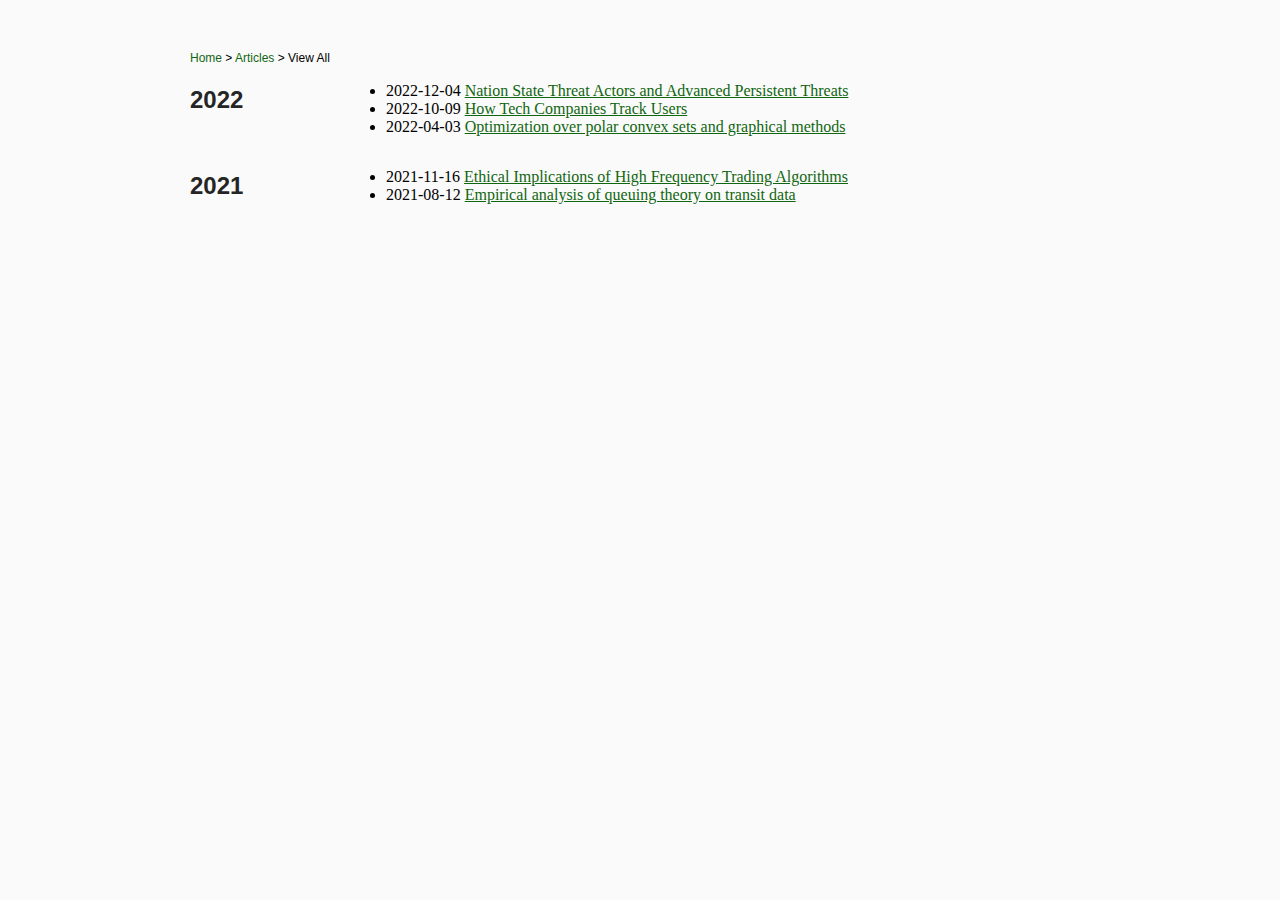
<file: articles/all-articles.html>
<!DOCTYPE html>
<html>
  <head>
    <link rel="icon" type="image/x-icon" href="/logo.ico">
    <link rel="stylesheet" href="../static/css/style.css">
    <title>Articles - Blake Whitman</title>
  </head>
  <body>
  <div class="pure-g">
    <div class="pure-u-1">
      <span class="breadcrumb"><a href="../index.html">Home</a> &gt; <a href="https://blake-whitman.github.io/#articles">Articles</a> &gt; View All</span>
    </div>
  </div>

<div class="pure-g">
<div class="pure-u-1 pure-u-md-1-5">
<h2 class="section-header">2022</h2>
</div>
<div class="pure-u-1 pure-u-md-4-5">
<ul>
<li><span class="pubdate">2022-12-04</span> <a href="threat-actors.html">Nation State Threat Actors and Advanced Persistent Threats</a></li>
<li><span class="pubdate">2022-10-09</span> <a href="companies-track.html">How Tech Companies Track Users</a></li>
<li><span class="pubdate">2022-04-03</span> <a href="polar-optimization.html">Optimization over polar convex sets and graphical methods</a></li>
</ul>
</div>
</div>
<div class="pure-g">
<div class="pure-u-1 pure-u-md-1-5">
<h2 class="section-header">2021</h2>
</div>
<div class="pure-u-1 pure-u-md-4-5">
<ul>
<li><span class="pubdate">2021-11-16</span> <a href="hft-ethics.html">Ethical Implications of High Frequency Trading Algorithms</a></li>
<li><span class="pubdate">2021-08-12</span> <a href="queuing-theory.html">Empirical analysis of queuing theory on transit data</a></li>
</ul>
</div>
</div>
  </body>
</html>
</file>
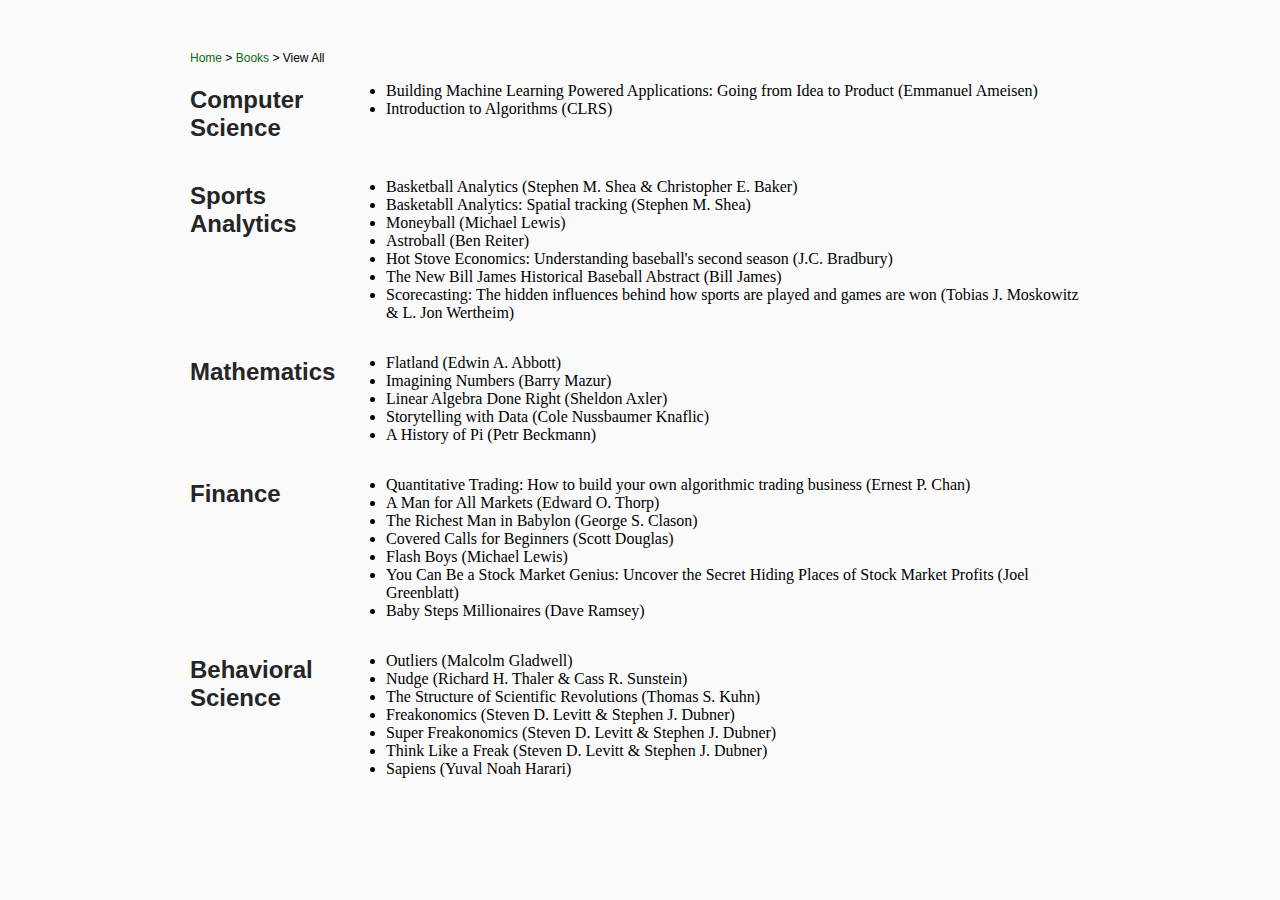
<file: articles/all-books.html>
<!DOCTYPE html>
<html>
  <head>
    <link rel="icon" type="image/x-icon" href="/logo.ico">
    <link rel="stylesheet" href="../static/css/style.css">
    <title>Books - Blake Whitman</title>
  </head>
  <body>
  <div class="pure-g">
    <div class="pure-u-1">
      <span class="breadcrumb"><a href="../index.html">Home</a> &gt; <a href="https://blake-whitman.github.io/#books">Books</a> &gt; View All</span>
    </div>
  </div>
  <div class="pure-g">
    <div class="pure-u-1 pure-u-md-1-5">
      <h2 class="section-header">Computer Science</h2>
    </div>
    <div class="pure-u-1 pure-u-md-4-5">
      <ul class="section-content">
       <li>Building Machine Learning Powered Applications: Going from Idea to Product (Emmanuel Ameisen)</li>
       <li>Introduction to Algorithms (CLRS)</li>
      </ul>
    </div>
  </div>
  <div class="pure-g">
    <div class="pure-u-1 pure-u-md-1-5">
      <h2 class="section-header">Sports Analytics</h2>
    </div>
    <div class="pure-u-1 pure-u-md-4-5">
      <ul class="section-content">
       <li>Basketball Analytics (Stephen M. Shea & Christopher E. Baker)</li>
       <li>Basketabll Analytics: Spatial tracking (Stephen M. Shea)</li>
       <li>Moneyball (Michael Lewis)</li>
       <li>Astroball (Ben Reiter)</li>
       <li>Hot Stove Economics: Understanding baseball's second season (J.C. Bradbury)</li>
       <li>The New Bill James Historical Baseball Abstract (Bill James)</li>
       <li>Scorecasting: The hidden influences behind how sports are played and games are won (Tobias J. Moskowitz & L. Jon Wertheim)</li>
      </ul>
    </div>
  </div>
  <div class="pure-g">
    <div class="pure-u-1 pure-u-md-1-5">
      <h2 class="section-header">Mathematics</h2>
    </div>
    <div class="pure-u-1 pure-u-md-4-5">
      <ul class="section-content">
       <li>Flatland (Edwin A. Abbott)</li>
       <li>Imagining Numbers (Barry Mazur)</li>
       <li>Linear Algebra Done Right (Sheldon Axler)</li>
       <li>Storytelling with Data (Cole Nussbaumer Knaflic)</li>
       <li>A History of Pi (Petr Beckmann)</li>
      </ul>
    </div>
  </div>
  <div class="pure-g">
    <div class="pure-u-1 pure-u-md-1-5">
      <h2 class="section-header">Finance</h2>
    </div>
    <div class="pure-u-1 pure-u-md-4-5">
      <ul class="section-content">
       <li>Quantitative Trading: How to build your own algorithmic trading business (Ernest P. Chan)</li>
       <li>A Man for All Markets (Edward O. Thorp)</li>
       <li>The Richest Man in Babylon (George S. Clason)</li>
       <li>Covered Calls for Beginners (Scott Douglas)</li>
       <li>Flash Boys (Michael Lewis)</li>
       <li>You Can Be a Stock Market Genius: Uncover the Secret Hiding Places of Stock Market Profits (Joel Greenblatt)</li>
       <li>Baby Steps Millionaires (Dave Ramsey)</li>
      </ul>
    </div>
  </div>
  <div class="pure-g">
    <div class="pure-u-1 pure-u-md-1-5">
      <h2 class="section-header">Behavioral Science</h2>
    </div>
    <div class="pure-u-1 pure-u-md-4-5">
      <ul class="section-content">
       <li>Outliers (Malcolm Gladwell)</li>
       <li>Nudge (Richard H. Thaler & Cass R. Sunstein)</li>
       <li>The Structure of Scientific Revolutions (Thomas S. Kuhn)</li>
       <li>Freakonomics (Steven D. Levitt & Stephen J. Dubner)</li>
       <li>Super Freakonomics (Steven D. Levitt & Stephen J. Dubner)</li>
       <li>Think Like a Freak (Steven D. Levitt & Stephen J. Dubner)</li>
       <li>Sapiens (Yuval Noah Harari)</li>
      </ul>
    </div>
  </div>
  </body>
</html>
</file>
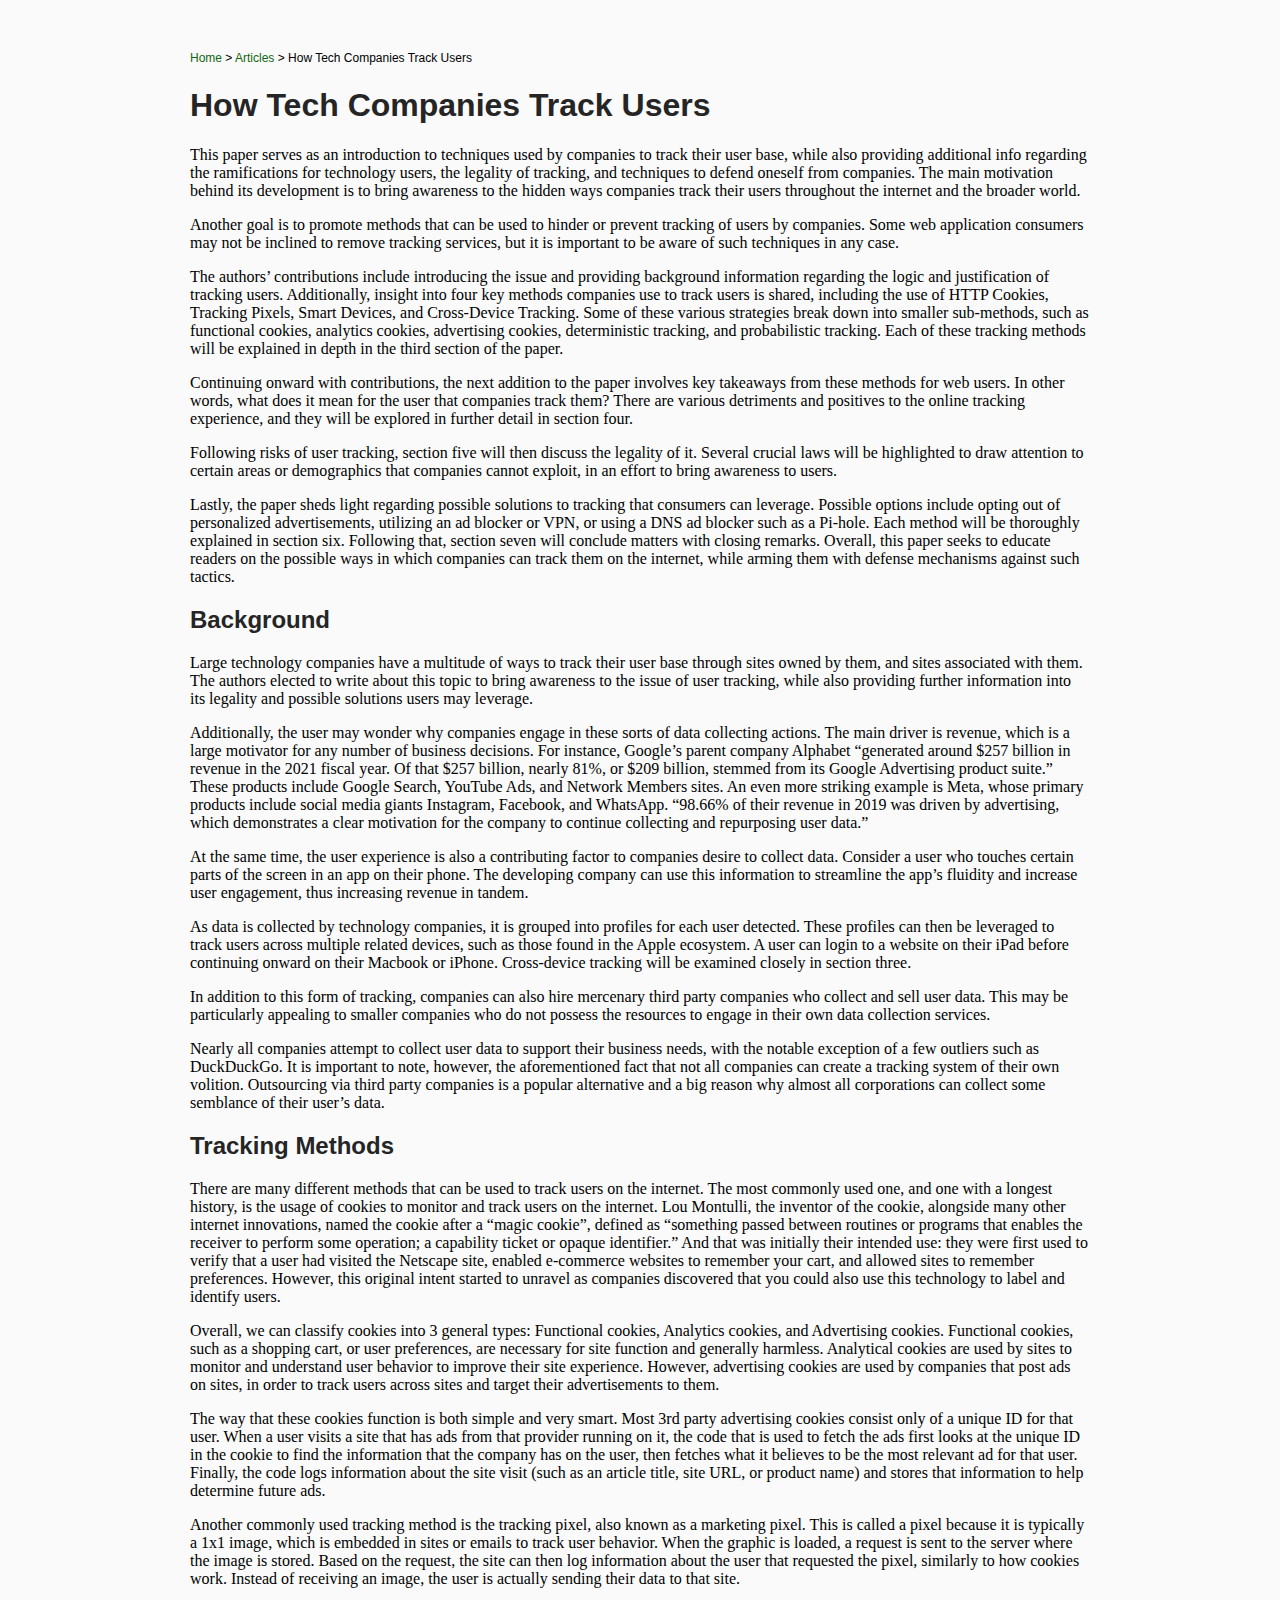
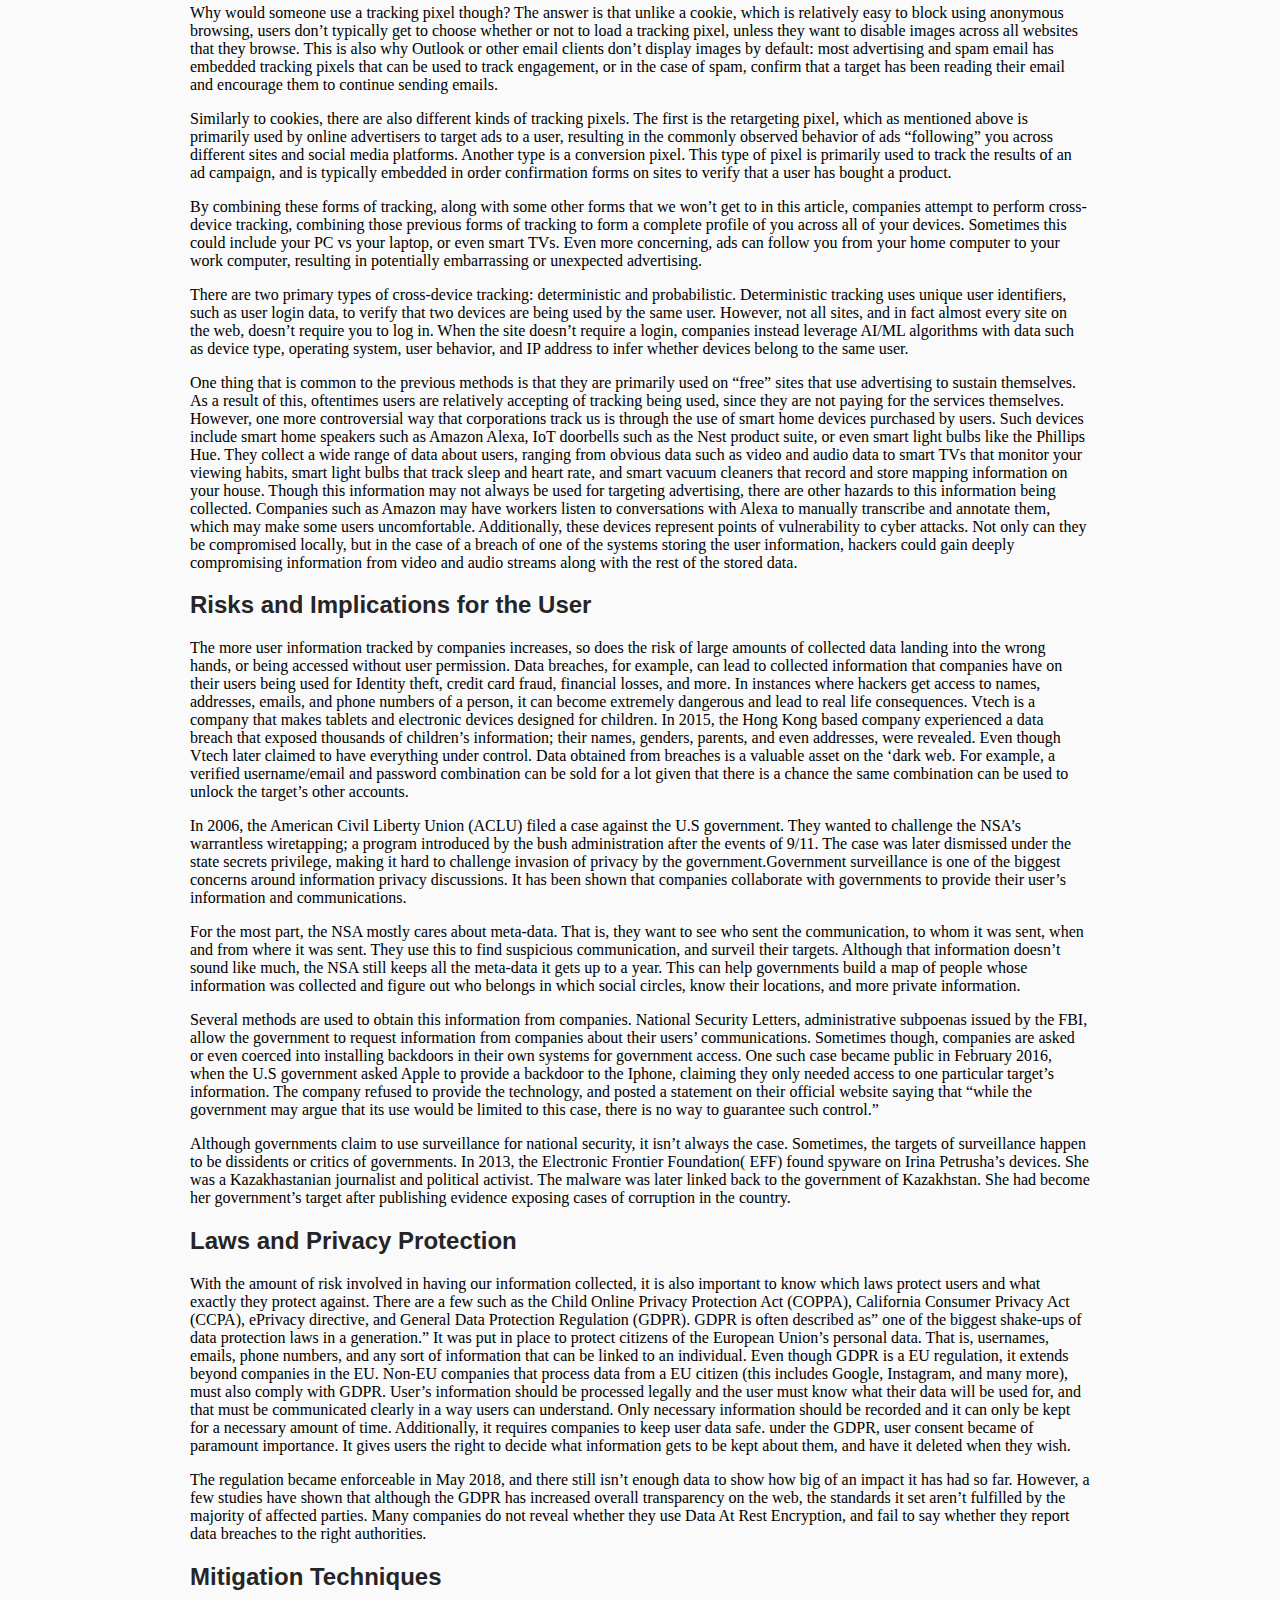
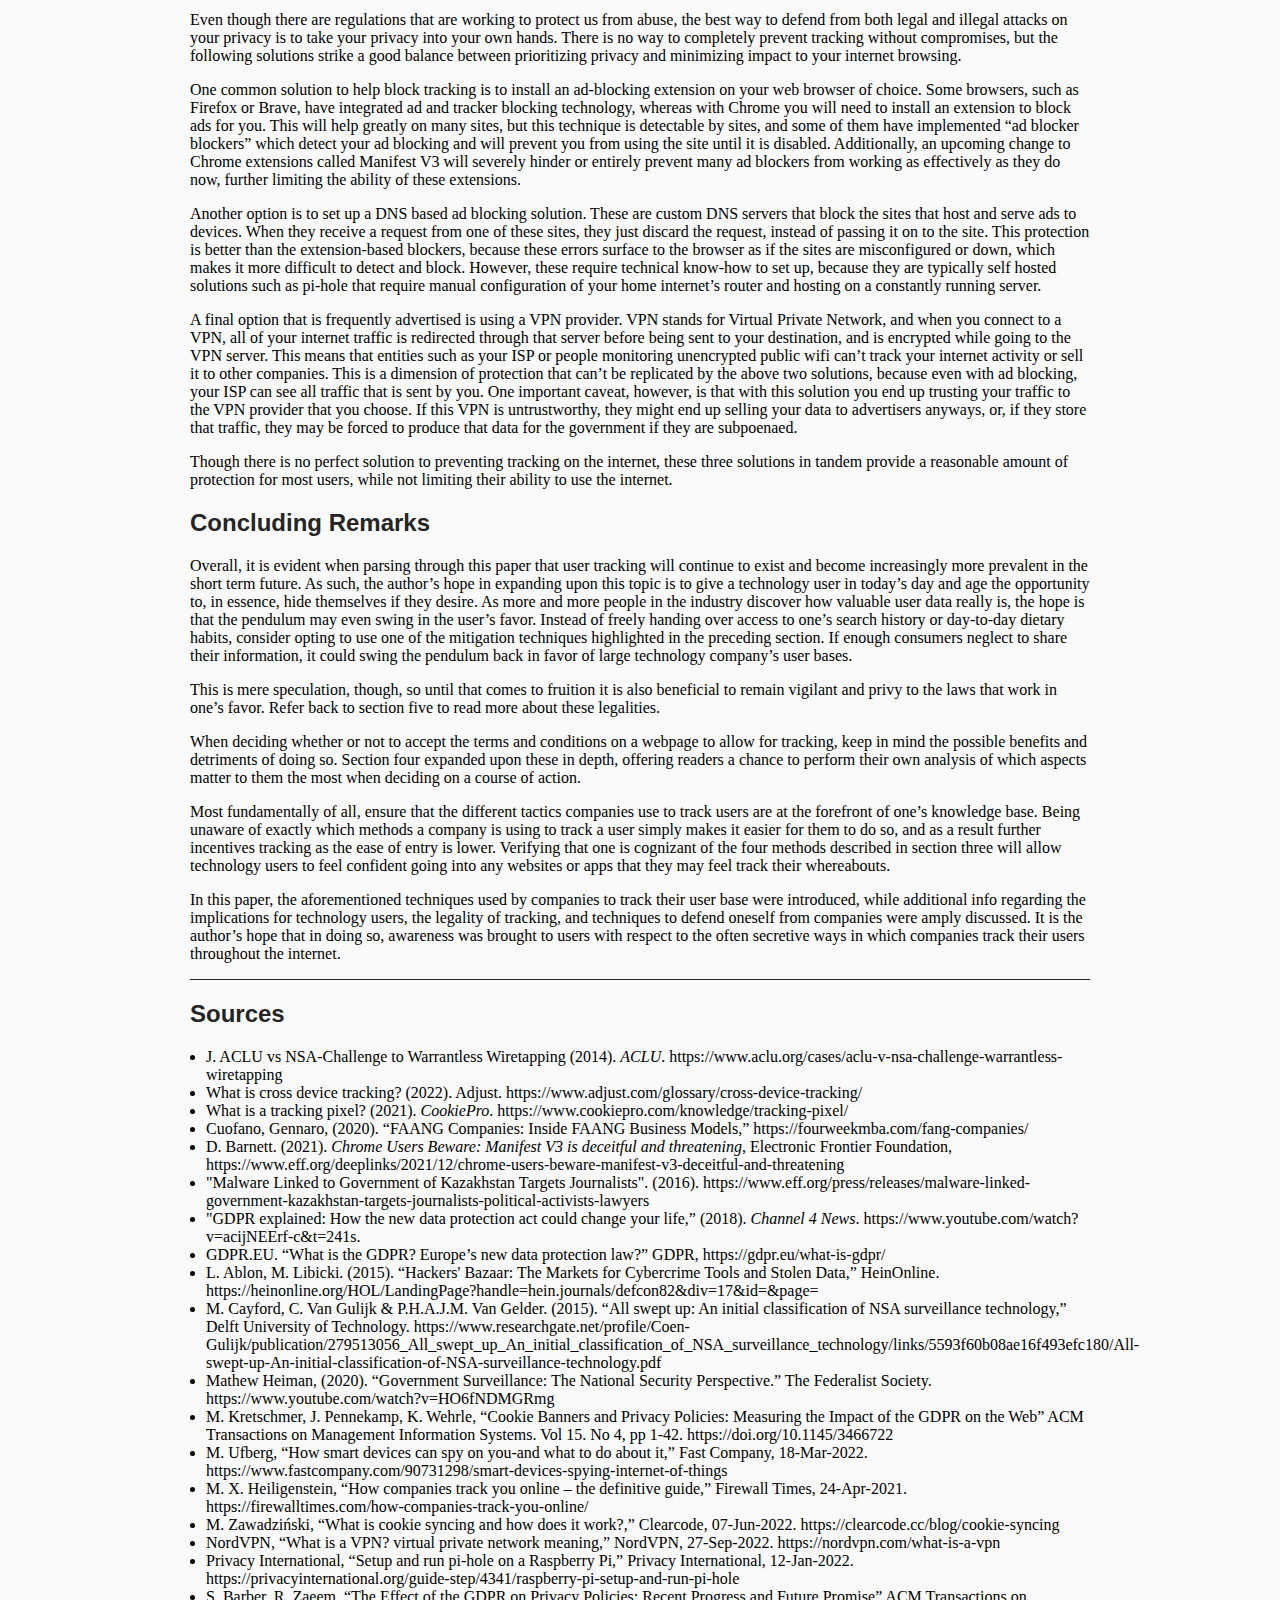
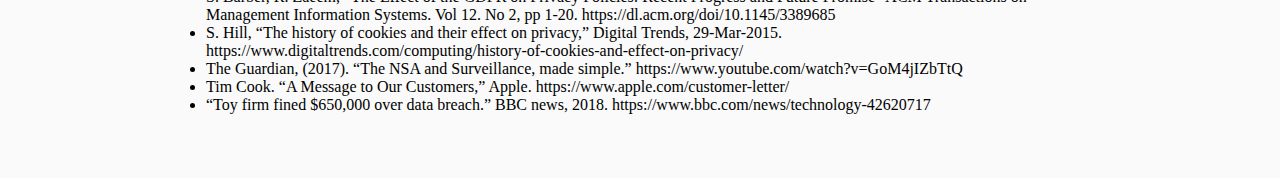
<file: articles/companies-track.html>
<!DOCTYPE html>
<html>
  <head>
    <link rel="icon" type="image/x-icon" href="/logo.ico">
    <link rel="stylesheet" href="../static/css/style.css">
    <title>How Tech Companies Track Users - Blake Whitman</title>
  </head>
  <body>
<span class="breadcrumb"><a href="../index.html">Home</a> &gt; <a href="https://blake-whitman.github.io/#articles">Articles</a> &gt; How Tech Companies Track Users</span>
<h1>How Tech Companies Track Users</h1>
<p>This paper serves as an introduction to techniques used by companies to track their user base, 
  while also providing additional info regarding the ramifications for technology users, the legality of tracking, 
  and techniques to defend oneself from companies. The main motivation behind its development is to bring awareness 
  to the hidden ways companies track their users throughout the internet and the broader world.</p>
<p>Another goal is to promote methods that can be used to hinder or prevent tracking of users by companies. 
  Some web application consumers may not be inclined to remove tracking services, but it is important to be aware of such techniques in any case. 
</p>
 <p>The authors’ contributions include introducing the issue and providing background information regarding the logic and 
   justification of tracking users. Additionally, insight into four key methods companies use to track users is shared, 
   including the use of HTTP Cookies, Tracking Pixels, Smart Devices, and Cross-Device Tracking. Some of these various strategies 
   break down into smaller sub-methods, such as functional cookies, analytics cookies, advertising cookies, deterministic tracking, 
   and probabilistic tracking. Each of these tracking methods will be explained in depth in the third section of the paper.  
</p>
<p>Continuing onward with contributions, the next addition to the paper involves key takeaways from these methods for web users. 
  In other words, what does it mean for the user that companies track them? There are various detriments and positives to the online 
  tracking experience, and they will be explored in further detail in section four. 
</p>
<p>Following risks of user tracking, section five will then discuss the legality of it. 
  Several crucial laws will be highlighted to draw attention to certain areas or demographics that 
  companies cannot exploit, in an effort to bring awareness to users. 
</p>
<p>Lastly, the paper sheds light regarding possible solutions to tracking that consumers can leverage. 
  Possible options include opting out of personalized advertisements, utilizing an ad blocker or VPN, or 
  using a DNS ad blocker such as a Pi-hole. Each method will be thoroughly explained in section six. Following 
  that, section seven will conclude matters with closing remarks. Overall, this paper seeks to educate readers on 
  the possible ways in which companies can track them on the internet, while arming them with defense mechanisms against such tactics.
</p>
<h2>Background</h2>
<p>Large technology companies have a multitude of ways to track their user base through sites owned by them, and sites associated with them. The authors elected to write about this topic to bring awareness to the issue of user tracking, while also providing further information into its legality and possible solutions users may leverage.</p>
<p>Additionally, the user may wonder why companies engage in these sorts of data collecting actions. The main driver is revenue, which is a large motivator for any number of business decisions. For instance, Google’s parent company Alphabet “generated around $257 billion in revenue in the 2021 fiscal year. Of that $257 billion, nearly 81%, or $209 billion, stemmed from its Google Advertising product suite.” These products include Google Search, YouTube Ads, and Network Members sites. An even more striking example is Meta, whose primary products include social media giants Instagram, Facebook, and WhatsApp. “98.66% of their revenue in 2019 was driven by advertising, which demonstrates a clear motivation for the company to continue collecting and repurposing user data.” </p>
<p>At the same time, the user experience is also a contributing factor to companies desire to collect data. Consider a user who touches certain parts of the screen in an app on their phone. The developing company can use this information to streamline the app’s fluidity and increase user engagement, thus increasing revenue in tandem.</p>
<p>As data is collected by technology companies, it is grouped into profiles for each user detected. These profiles can then be leveraged to track users across multiple related devices, such as those found in the Apple ecosystem. A user can login to a website on their iPad before continuing onward on their Macbook or iPhone. Cross-device tracking will be examined closely in section three.</p>
<p>In addition to this form of tracking, companies can also hire mercenary third party companies who collect and sell user data. This may be particularly appealing to smaller companies who do not possess the resources to engage in their own data collection services.</p>
<p>Nearly all companies attempt to collect user data to support their business needs, with the notable exception of a few outliers such as DuckDuckGo. It is important to note, however, the aforementioned fact that not all companies can create a tracking system of their own volition. Outsourcing via third party companies is a popular alternative and a big reason why almost all corporations can collect some semblance of their user’s data.</p>
<h2>Tracking Methods</h2>
<p>There are many different methods that can be used to track users on the internet. The most commonly used one, and one with a longest history, is the usage of cookies to monitor and track users on the internet. Lou Montulli, the inventor of the cookie, alongside many other internet innovations, named the cookie after a “magic cookie”, defined as “something passed between routines or programs that enables the receiver to perform some operation; a capability ticket or opaque identifier.” And that was initially their intended use: they were first used to verify that a user had visited the Netscape site, enabled e-commerce websites to remember your cart, and allowed sites to remember preferences. However, this original intent started to unravel as companies discovered that you could also use this technology to label and identify users.
</p>
<p>
Overall, we can classify cookies into 3 general types: Functional cookies, Analytics cookies, and Advertising cookies. Functional cookies, such as a shopping cart, or user preferences, are necessary for site function and generally harmless. Analytical cookies are used by sites to monitor and understand user behavior to improve their site experience. However, advertising cookies are used by companies that post ads on sites, in order to track users across sites and target their advertisements to them.</p>
<p>
The way that these cookies function is both simple and very smart. Most 3rd party advertising cookies consist only of a unique ID for that user. When a user visits a site that has ads from that provider running on it, the code that is used to fetch the ads first looks at the unique ID in the cookie to find the information that the company has on the user, then fetches what it believes to be the most relevant ad for that user. Finally, the code logs information about the site visit (such as an article title, site URL, or product name) and stores that information to help determine future ads.
</p>
<p>Another commonly used tracking method is the tracking pixel, also known as a marketing pixel. This is called a pixel because it is typically a 1x1 image, which is embedded in sites or emails to track user behavior. When the graphic is loaded, a request is sent to the server where the image is stored. Based on the request, the site can then log information about the user that requested the pixel, similarly to how cookies work. Instead of receiving an image, the user is actually sending their data to that site.</p>
<p></p>
<p>Why would someone use a tracking pixel though? The answer is that unlike a cookie, which is relatively easy to block using anonymous browsing, users don’t typically get to choose whether or not to load a tracking pixel, unless they want to disable images across all websites that they browse. This is also why Outlook or other email clients don’t display images by default: most advertising and spam email has embedded tracking pixels that can be used to track engagement, or in the case of spam, confirm that a target has been reading their email and encourage them to continue sending emails.</p>
<p>Similarly to cookies, there are also different kinds of tracking pixels. The first is the retargeting pixel, which as mentioned above is primarily used by online advertisers to target ads to a user, resulting in the commonly observed behavior of ads “following” you across different sites and social media platforms. Another type is a conversion pixel. This type of pixel is primarily used to track the results of an ad campaign, and is typically embedded in order confirmation forms on sites to verify that a user has bought a product. </p>
<p>By combining these forms of tracking, along with some other forms that we won’t get to in this article, companies attempt to perform cross-device tracking, combining those previous forms of tracking to form a complete profile of you across all of your devices. Sometimes this could include your PC vs your laptop, or even smart TVs. Even more concerning, ads can follow you from your home computer to your work computer, resulting in potentially embarrassing or unexpected advertising.</p>
<p>There are two primary types of cross-device tracking: deterministic and probabilistic. Deterministic tracking uses unique user identifiers, such as user login data, to verify that two devices are being used by the same user. However, not all sites, and in fact almost every site on the web, doesn’t require you to log in. When the site doesn’t require a login, companies instead leverage AI/ML algorithms with data such as device type, operating system, user behavior, and IP address to infer whether devices belong to the same user.</p>
<p>One thing that is common to the previous methods is that they are primarily used on “free” sites that use advertising to sustain themselves. As a result of this, oftentimes users are relatively accepting of tracking being used, since they are not paying for the services themselves. However, one more controversial way that corporations track us is through the use of smart home devices purchased by users. Such devices include smart home speakers such as Amazon Alexa, IoT doorbells such as the Nest product suite, or even smart light bulbs like the Phillips Hue. They collect a wide range of data about users, ranging from obvious data such as video and audio data to smart TVs that monitor your viewing habits, smart light bulbs that track sleep and heart rate, and smart vacuum cleaners that record and store mapping information on your house. Though this information may not always be used for targeting advertising, there are other hazards to this information being collected. Companies such as Amazon may have workers listen to conversations with Alexa to manually transcribe and annotate them, which may make some users uncomfortable. Additionally, these devices represent points of vulnerability to cyber attacks. Not only can they be compromised locally, but in the case of a breach of one of the systems storing the user information, hackers could gain deeply compromising information from video and audio streams along with the rest of the stored data.</p>
<h2>Risks and Implications for the User</h2>
<p>The more user information tracked by companies increases, so does the risk of large amounts of collected data landing into the wrong hands, or being accessed without user permission. Data breaches, for example, can lead to collected information that companies have on their users being used for Identity theft, credit card fraud, financial losses, and more. In instances where hackers get access to names, addresses, emails, and phone numbers of a person, it can become extremely dangerous and lead to real life consequences. Vtech is a company that makes tablets and electronic devices designed for children. In 2015, the Hong Kong based company experienced a data breach that exposed thousands of children’s information; their names, genders, parents, and even addresses, were revealed. Even though Vtech later claimed to have everything under control.  Data obtained from breaches is a valuable asset on the ‘dark web. For example, a verified username/email and password combination can be sold for a lot given that there is a chance the same combination can be used to unlock the target’s other accounts.</p>
<p>In 2006, the American Civil Liberty Union (ACLU) filed a case against the U.S government. They wanted to challenge the NSA’s  warrantless wiretapping; a program introduced by the bush administration after the events of 9/11. The case was  later dismissed under the state secrets privilege, making it hard to challenge invasion of privacy by the  government.Government surveillance is one of the biggest concerns around information privacy discussions. It has been shown that companies collaborate with governments to provide their user’s information and communications.</p>
<p>For the most part, the NSA mostly cares about meta-data. That is, they want to see who sent the communication, to whom it was sent, when and from where it was sent. They use this to find suspicious communication, and surveil their targets. Although that information doesn’t sound like much, the NSA still keeps  all the meta-data it gets up to a year. This can help governments build a map of  people whose information was collected and figure out who belongs in which social circles, know their locations, and more private information.</p>
<p>Several methods are used to obtain this information from companies. National Security Letters, administrative subpoenas issued by the FBI, allow the government to request information from companies about their users’ communications. Sometimes though, companies are asked or even coerced into installing backdoors in their own systems for government access. One such case became public in February 2016, when the U.S government asked Apple to provide a backdoor to the Iphone, claiming they only needed access to one particular target’s information. The company refused to provide the technology, and posted a statement on their official website saying that  “while the government may argue that its use would be limited to this case, there is no way to guarantee such control.”</p>
<p>Although governments claim to use surveillance for national security, it isn’t always the case. Sometimes, the targets of surveillance happen to be dissidents or critics of governments. In 2013, the Electronic Frontier Foundation( EFF) found spyware on Irina Petrusha’s devices. She was a Kazakhastanian journalist and political activist. The malware was later linked back to the government of Kazakhstan. She had become her government’s target after publishing evidence exposing cases of corruption in the country.</p>
<h2>Laws and Privacy Protection</h2>
<p>With the amount of risk involved in having our information collected, it is also important to know which laws protect users and what exactly they protect against. There are a few such as the Child Online Privacy Protection Act (COPPA), California Consumer Privacy Act (CCPA), ePrivacy directive, and General Data Protection Regulation (GDPR). GDPR is often described as” one of the biggest shake-ups of data protection laws in a generation.” It was put in place to protect citizens of the European Union’s personal data. That is, usernames, emails, phone numbers, and any sort of information that can be linked to an individual. Even though GDPR is a EU regulation, it extends beyond companies in the EU. Non-EU companies that process data from a EU citizen (this includes Google, Instagram, and many more), must also comply with GDPR. User’s information should be processed legally and the user must know what their data will be used for, and that must be communicated clearly in a way users can understand. Only necessary information should be recorded and it can only be kept for a necessary amount of time. Additionally, it requires companies to keep user data safe.  under the GDPR, user consent became of paramount importance. It gives users the right to decide what information gets to be kept about them, and have it deleted when they wish.</p>
<p>The regulation became enforceable in May 2018, and there still isn’t enough data to show how big of an impact it has had so far. However, a few studies have shown that  although the GDPR has increased overall transparency on the web, the standards it set aren’t fulfilled by the majority of  affected parties. Many companies do not reveal whether they use Data At Rest Encryption, and fail to say whether they report data breaches to the right authorities.</p>
<h2>Mitigation Techniques</h2>
<p>Even though there are regulations that are working to protect us from abuse, the best way to defend from both legal and illegal attacks on your privacy is to take your privacy into your own hands. There is no way to completely prevent tracking without compromises, but the following solutions strike a good balance between prioritizing privacy and minimizing impact to your internet browsing.</p>
<p>One common solution to help block tracking is to install an ad-blocking extension on your web browser of choice. Some browsers, such as Firefox or Brave, have integrated ad and tracker blocking technology, whereas with Chrome you will need to install an extension to block ads for you. This will help greatly on many sites, but this technique is detectable by sites, and some of them have implemented “ad blocker blockers” which detect your ad blocking and will prevent you from using the site until it is disabled. Additionally, an upcoming change to Chrome extensions called Manifest V3 will severely hinder or entirely prevent many ad blockers from working as effectively as they do now, further limiting the ability of these extensions.</p>
<p>Another option is to set up a DNS based ad blocking solution. These are custom DNS servers that block the sites that host and serve ads to devices. When they receive a request from one of these sites, they just discard the request, instead of passing it on to the site. This protection is better than the extension-based blockers, because these errors surface to the browser as if the sites are misconfigured or down, which makes it more difficult to detect and block. However, these require technical know-how to set up, because they are typically self hosted solutions such as pi-hole that require manual configuration of your home internet’s router and hosting on a constantly running server.</p>
<p>A final option that is frequently advertised is using a VPN provider. VPN stands for Virtual Private Network, and when you connect to a VPN, all of your internet traffic is redirected through that server before being sent to your destination, and is encrypted while going to the VPN server. This means that entities such as your ISP or people monitoring unencrypted public wifi can’t track your internet activity or sell it to other companies. This is a dimension of protection that can’t be replicated by the above two solutions, because even with ad blocking, your ISP can see all traffic that is sent by you. One important caveat, however, is that with this solution you end up trusting your traffic to the VPN provider that you choose. If this VPN is untrustworthy, they might end up selling your data to advertisers anyways, or, if they store that traffic, they may be forced to produce that data for the government if they are subpoenaed.</p>
<p>Though there is no perfect solution to preventing tracking on the internet, these three solutions in tandem provide a reasonable amount of protection for most users, while not limiting their ability to use the internet.</p>
<h2>Concluding Remarks</h2>
<p>Overall, it is evident when parsing through this paper that user tracking will continue to exist and become increasingly more  prevalent in the short term future. As such, the author’s hope in expanding upon this topic is to give a technology user in today’s day and age the opportunity to, in essence, hide themselves if they desire. As more and more people in the industry discover how valuable user data really is, the hope is that the pendulum may even swing in the user’s favor. Instead of freely handing over access to one’s search history or day-to-day dietary habits, consider opting to use one of the mitigation techniques highlighted in the preceding section. If enough consumers neglect to share their information, it could swing the pendulum back in favor of large technology company’s user bases.</p>
<p>This is mere speculation, though, so until that comes to fruition it is also beneficial to remain vigilant and privy to the laws that work in one’s favor. Refer back to section five to read more about these legalities.</p>
<p>When deciding whether or not to accept the terms and conditions on a webpage to allow for tracking, keep in mind the possible benefits and detriments of doing so. Section four expanded upon these in depth, offering readers a chance to perform their own analysis of which aspects matter to them the most when deciding on a course of action.</p>
<p>Most fundamentally of all, ensure that the different tactics companies use to track users are at the forefront of one’s knowledge base. Being unaware of exactly which methods a company is using to track a user simply makes it easier for them to do so, and as a result further incentives tracking as the ease of entry is lower. Verifying that one is cognizant of the four methods described in section three will allow technology users to feel confident going into any websites or apps that they may feel track their whereabouts.</p>
<p>In this paper, the aforementioned techniques used by companies to track their user base were introduced, while additional info regarding the implications for technology users, the legality of tracking, and techniques to defend oneself from companies were amply discussed. It is the author’s hope that  in doing so, awareness was brought to users with respect to the often secretive ways in which companies track their users throughout the internet.</p>
<hr />
<h2>Sources</h2>
<ul>
<li>J. ACLU vs NSA-Challenge to Warrantless Wiretapping (2014). <em>ACLU</em>. https://www.aclu.org/cases/aclu-v-nsa-challenge-warrantless-wiretapping</li>
<li>What is cross device tracking? (2022). Adjust. https://www.adjust.com/glossary/cross-device-tracking/</li>
<li>What is a tracking pixel? (2021). <em>CookiePro</em>. https://www.cookiepro.com/knowledge/tracking-pixel/</li>
<li>Cuofano, Gennaro, (2020). “FAANG Companies: Inside FAANG Business Models,” https://fourweekmba.com/fang-companies/</li>
<li>D. Barnett. (2021). <em>Chrome Users Beware: Manifest V3 is deceitful and threatening</em>, Electronic Frontier Foundation, https://www.eff.org/deeplinks/2021/12/chrome-users-beware-manifest-v3-deceitful-and-threatening</li>
<li>"Malware Linked to Government of Kazakhstan Targets Journalists". (2016). https://www.eff.org/press/releases/malware-linked-government-kazakhstan-targets-journalists-political-activists-lawyers</li>
<li>"GDPR explained: How the new data protection act could change your life,” (2018). <em>Channel 4 News</em>. https://www.youtube.com/watch?v=acijNEErf-c&t=241s.</li>  
<li>GDPR.EU. “What is the GDPR? Europe’s new data protection law?” GDPR, https://gdpr.eu/what-is-gdpr/</li>
<li>L. Ablon, M. Libicki. (2015). “Hackers' Bazaar: The Markets for Cybercrime Tools and Stolen Data,” HeinOnline. https://heinonline.org/HOL/LandingPage?handle=hein.journals/defcon82&div=17&id=&page=</li>
<li>M. Cayford, C. Van Gulijk & P.H.A.J.M. Van Gelder. (2015). “All swept up: An initial classification of NSA surveillance technology,” Delft University of Technology.
https://www.researchgate.net/profile/Coen-Gulijk/publication/279513056_All_swept_up_An_initial_classification_of_NSA_surveillance_technology/links/5593f60b08ae16f493efc180/All-swept-up-An-initial-classification-of-NSA-surveillance-technology.pdf</li>
<li>Mathew Heiman, (2020). “Government Surveillance: The National Security Perspective.” The Federalist Society. https://www.youtube.com/watch?v=HO6fNDMGRmg</li>
<li>M. Kretschmer,  J. Pennekamp, K. Wehrle,  “Cookie Banners and Privacy Policies: Measuring the Impact of the GDPR on the Web” ACM Transactions on Management Information Systems. Vol 15. No 4, pp 1-42. https://doi.org/10.1145/3466722</li>
<li>M. Ufberg, “How smart devices can spy on you-and what to do about it,” Fast Company, 18-Mar-2022. https://www.fastcompany.com/90731298/smart-devices-spying-internet-of-things</li>
<li>M. X. Heiligenstein, “How companies track you online – the definitive guide,” Firewall Times, 24-Apr-2021. https://firewalltimes.com/how-companies-track-you-online/</li>
<li>M. Zawadziński, “What is cookie syncing and how does it work?,” Clearcode, 07-Jun-2022. https://clearcode.cc/blog/cookie-syncing</li>
<li> NordVPN, “What is a VPN? virtual private network meaning,” NordVPN, 27-Sep-2022. https://nordvpn.com/what-is-a-vpn</li>
<li>Privacy International, “Setup and run pi-hole on a Raspberry Pi,” Privacy International, 12-Jan-2022. https://privacyinternational.org/guide-step/4341/raspberry-pi-setup-and-run-pi-hole</li>
<li>S. Barber, R. Zaeem,  “The Effect of the GDPR on Privacy Policies: Recent Progress and Future Promise” ACM Transactions on Management Information Systems. Vol 12. No 2, pp 1-20. https://dl.acm.org/doi/10.1145/3389685</li>
<li>S. Hill, “The history of cookies and their effect on privacy,” Digital Trends, 29-Mar-2015. https://www.digitaltrends.com/computing/history-of-cookies-and-effect-on-privacy/</li>
<li>The Guardian, (2017). “The NSA and Surveillance, made simple.” https://www.youtube.com/watch?v=GoM4jIZbTtQ</li>
<li>Tim Cook. “A Message to Our Customers,” Apple. https://www.apple.com/customer-letter/</li>
<li>“Toy firm fined $650,000 over data breach.” BBC news, 2018. https://www.bbc.com/news/technology-42620717</li>
</ul>
</body>
</html>
</file>
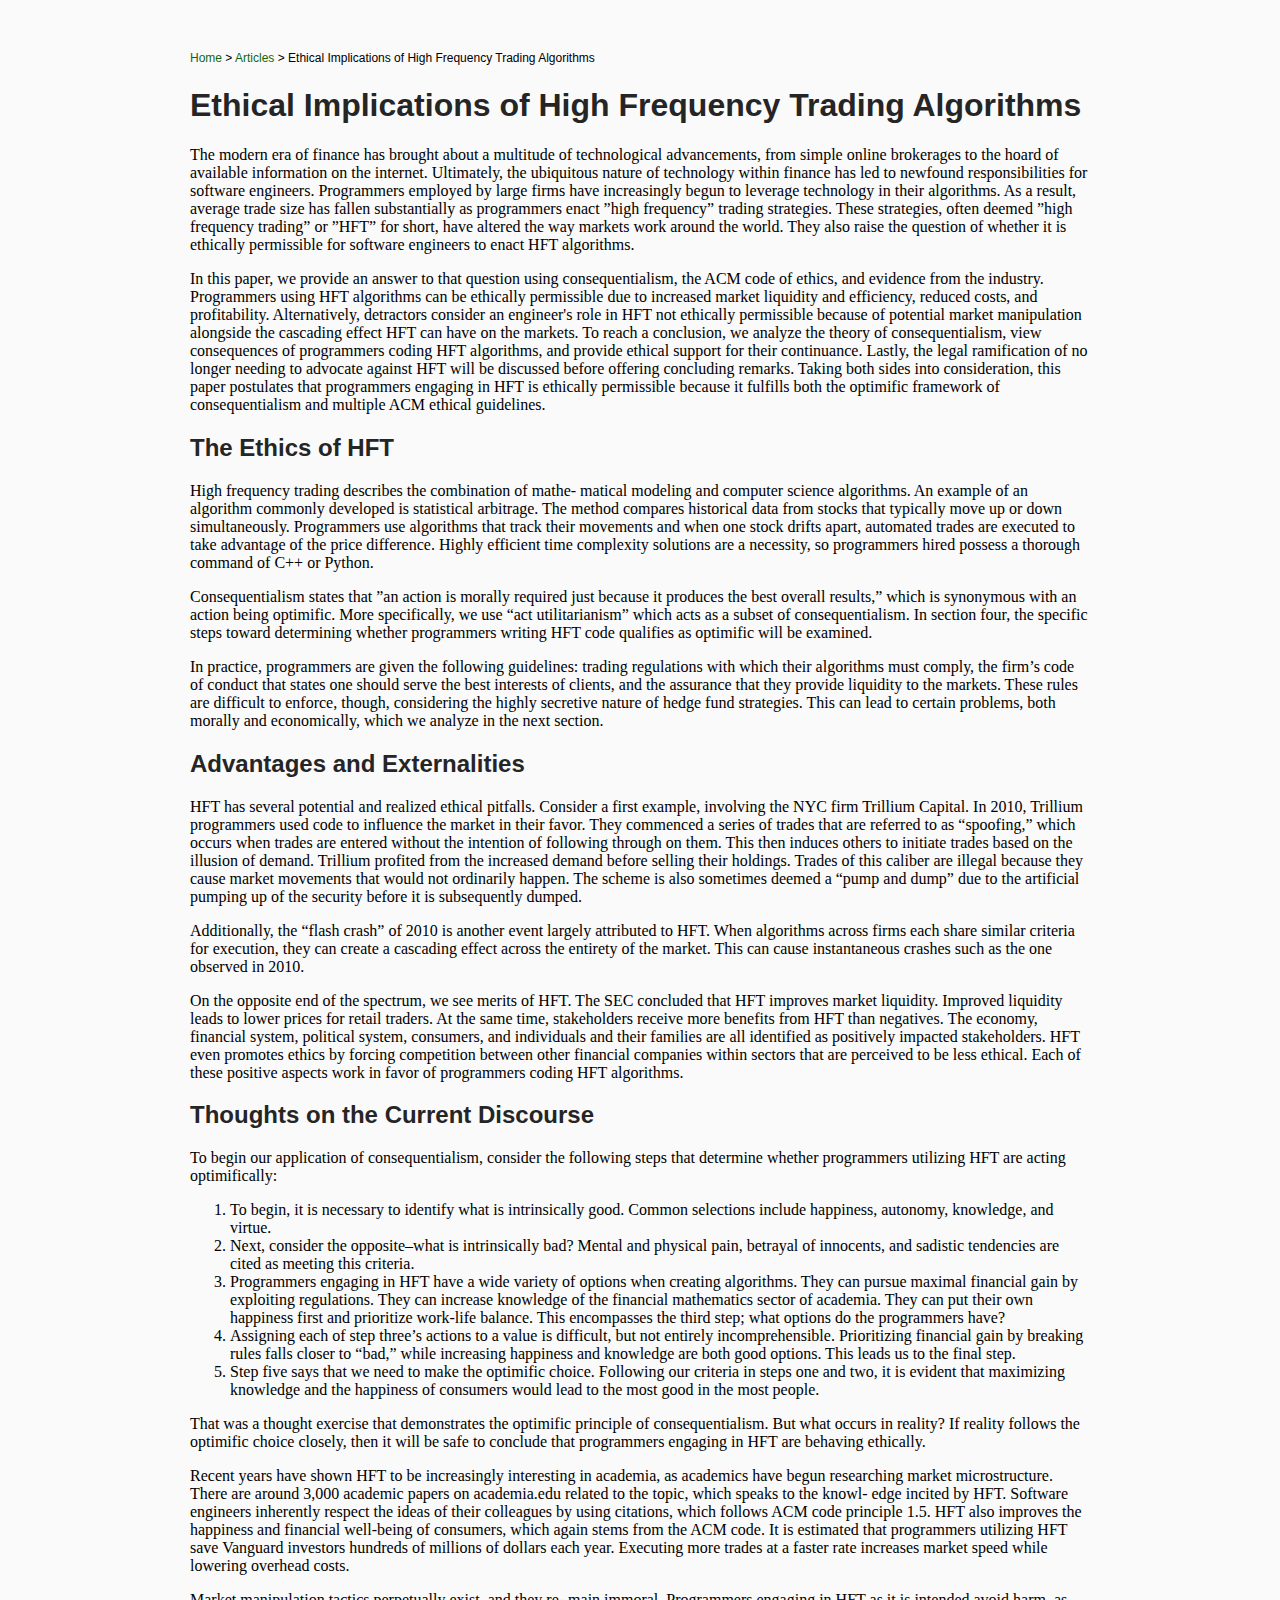
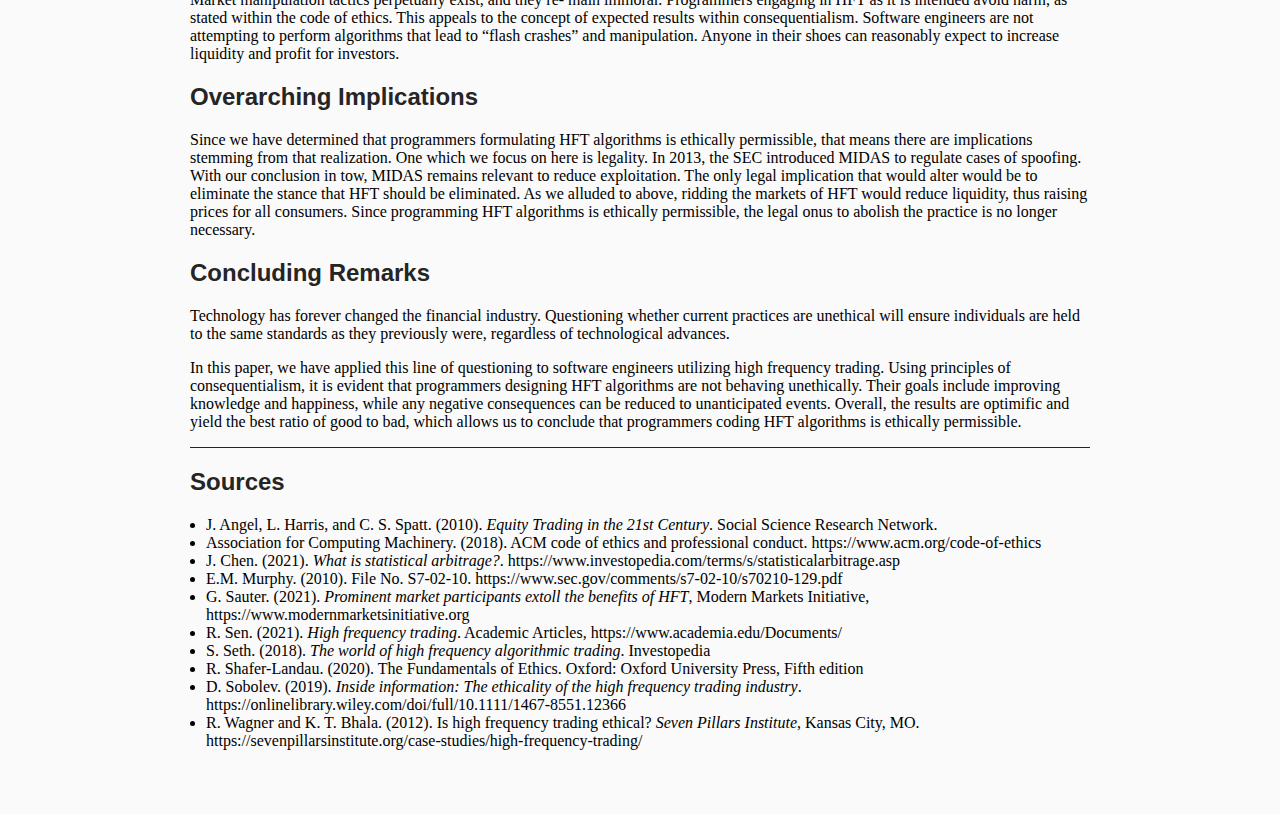
<file: articles/hft-ethics.html>
<!DOCTYPE html>
<html>
  <head>
    <link rel="icon" type="image/x-icon" href="/logo.ico">
    <link rel="stylesheet" href="../static/css/style.css">
    <title>Ethical Implications of High Frequency Trading Algorithms - Blake Whitman</title>
  </head>
  <body>
<span class="breadcrumb"><a href="../index.html">Home</a> &gt; <a href="https://blake-whitman.github.io/#articles">Articles</a> &gt; Ethical Implications of High Frequency Trading Algorithms</span>
<h1>Ethical Implications of High Frequency Trading Algorithms</h1>
<p>The modern era of finance has brought about a multitude of
technological advancements, from simple online brokerages to
the hoard of available information on the internet. Ultimately,
the ubiquitous nature of technology within finance has led to
newfound responsibilities for software engineers. Programmers
employed by large firms have increasingly begun to leverage
technology in their algorithms. As a result, average trade size
has fallen substantially as programmers enact ”high frequency”
trading strategies. These strategies, often deemed ”high
frequency trading” or ”HFT” for short, have altered the way
markets work around the world. They also raise the question
of whether it is ethically permissible for software engineers to
enact HFT algorithms.</p>
<p>In this paper, we provide an answer to that question using consequentialism, 
  the ACM code of ethics, and evidence from the industry. Programmers using HFT algorithms 
  can be ethically permissible due to increased market liquidity and efficiency, reduced costs, 
  and profitability. Alternatively, detractors consider an engineer's role in HFT not ethically 
  permissible because of potential market manipulation alongside the cascading effect HFT can have on the markets. 
  To reach a conclusion, we analyze the theory of consequentialism, view consequences of programmers coding HFT algorithms, 
  and provide ethical support for their continuance. Lastly, the legal ramification of no longer needing to advocate against 
  HFT will be discussed before offering concluding remarks. Taking both sides into consideration, this paper postulates that 
  programmers engaging in HFT is ethically permissible because it fulfills both the optimific framework of consequentialism and 
  multiple ACM ethical guidelines.</p>
<h2>The Ethics of HFT</h2>
<p>High frequency trading describes the combination of mathe-
matical modeling and computer science algorithms. An example of an algorithm commonly developed is statistical arbitrage.
The method compares historical data from stocks that typically
move up or down simultaneously. Programmers use algorithms
that track their movements and when one stock drifts apart,
automated trades are executed to take advantage of the price
difference. Highly efficient time complexity solutions are a
necessity, so programmers hired possess a thorough command
of C++ or Python.</p>
<p>Consequentialism states that ”an action is morally required
just because it produces the best overall results,” which is
synonymous with an action being optimific. More specifically, we use “act utilitarianism” which acts as a subset of
consequentialism. In section four, the specific steps toward
determining whether programmers writing HFT code qualifies
as optimific will be examined.</p>
<p>In practice, programmers are given the following guidelines:
trading regulations with which their algorithms must comply,
the firm’s code of conduct that states one should serve the
best interests of clients, and the assurance that they provide
liquidity to the markets. These rules are difficult to enforce,
though, considering the highly secretive nature of hedge fund
strategies. This can lead to certain problems, both morally and
economically, which we analyze in the next section.</p>
<h2>Advantages and Externalities</h2>
<p>HFT has several potential and realized ethical pitfalls. Consider a first example, involving the NYC firm Trillium Capital.
In 2010, Trillium programmers used code to influence the
market in their favor. They commenced a series of trades
that are referred to as “spoofing,” which occurs when trades
are entered without the intention of following through on
them. This then induces others to initiate trades based on
the illusion of demand. Trillium profited from the increased
demand before selling their holdings. Trades of this caliber
are illegal because they cause market movements that would
not ordinarily happen. The scheme is also sometimes deemed
a “pump and dump” due to the artificial pumping up of the
security before it is subsequently dumped.
</p>
<p>
Additionally, the “flash crash” of 2010 is another event
largely attributed to HFT. When algorithms across firms each
share similar criteria for execution, they can create a cascading
effect across the entirety of the market. This can cause
instantaneous crashes such as the one observed in 2010.  
</p>
<p>
On the opposite end of the spectrum, we see merits of
HFT. The SEC concluded that HFT improves market liquidity. Improved liquidity leads to lower prices for retail traders.
At the same time, stakeholders receive more benefits from
HFT than negatives. The economy, financial system, political
system, consumers, and individuals and their families are all
identified as positively impacted stakeholders. HFT even
promotes ethics by forcing competition between other financial
companies within sectors that are perceived to be less ethical.
Each of these positive aspects work in favor of programmers
coding HFT algorithms.
</p>
<h2>Thoughts on the Current Discourse</h2>
<p>To begin our application of consequentialism, consider the
following steps that determine whether programmers utilizing
HFT are acting optimifically:</p>
<ol>
<li>To begin, it is necessary to identify what is intrinsically good. Common selections include happiness, autonomy,
knowledge, and virtue.</li>
<li>Next, consider the opposite–what is intrinsically bad? Mental
and physical pain, betrayal of innocents, and sadistic tendencies
are cited as meeting this criteria.</li>
<li>Programmers engaging in HFT have a wide variety of
options when creating algorithms. They can pursue maximal
financial gain by exploiting regulations. They can increase
knowledge of the financial mathematics sector of academia.
They can put their own happiness first and prioritize work-life
balance. This encompasses the third step; what options do the
programmers have?</li>
<li>Assigning each of step three’s actions to a value is difficult,
but not entirely incomprehensible. Prioritizing financial gain by
breaking rules falls closer to “bad,” while increasing happiness
and knowledge are both good options. This leads us to the final
step.</li>
<li>Step five says that we need to make the optimific choice.
Following our criteria in steps one and two, it is evident that
maximizing knowledge and the happiness of consumers would
lead to the most good in the most people.</li>
</ol>
<p>That was a thought exercise that demonstrates the optimific
principle of consequentialism. But what occurs in reality? If
reality follows the optimific choice closely, then it will be safe
to conclude that programmers engaging in HFT are behaving
ethically.</p>
<p>Recent years have shown HFT to be increasingly interesting
in academia, as academics have begun researching market
microstructure. There are around 3,000 academic papers on
academia.edu related to the topic, which speaks to the knowl-
edge incited by HFT. Software engineers inherently respect
the ideas of their colleagues by using citations, which follows
ACM code principle 1.5. HFT also improves the happiness
and financial well-being of consumers, which again stems from
the ACM code. It is estimated that programmers utilizing
HFT save Vanguard investors hundreds of millions of dollars
each year. Executing more trades at a faster rate increases
market speed while lowering overhead costs.</p>
<p>Market manipulation tactics perpetually exist, and they re-
main immoral. Programmers engaging in HFT as it is intended
avoid harm, as stated within the code of ethics. This appeals
to the concept of expected results within consequentialism.
Software engineers are not attempting to perform algorithms
that lead to “flash crashes” and manipulation. Anyone in their
shoes can reasonably expect to increase liquidity and profit for
investors.</p>
<h2>Overarching Implications</h2>
<p>Since we have determined that programmers formulating
HFT algorithms is ethically permissible, that means there are
implications stemming from that realization. One which we
focus on here is legality. In 2013, the SEC introduced MIDAS
to regulate cases of spoofing. With our conclusion in
tow, MIDAS remains relevant to reduce exploitation. The only
legal implication that would alter would be to eliminate the
stance that HFT should be eliminated. As we alluded to above,
ridding the markets of HFT would reduce liquidity, thus raising
prices for all consumers. Since programming HFT algorithms
is ethically permissible, the legal onus to abolish the practice
is no longer necessary.</p>
<h2>Concluding Remarks</h2>
<p>Technology has forever changed the financial industry. Questioning whether current practices are unethical will ensure
individuals are held to the same standards as they previously
were, regardless of technological advances.</p>
<p>
In this paper, we have applied this line of questioning
to software engineers utilizing high frequency trading. Using
principles of consequentialism, it is evident that programmers
designing HFT algorithms are not behaving unethically. Their
goals include improving knowledge and happiness, while any
negative consequences can be reduced to unanticipated events.
Overall, the results are optimific and yield the best ratio of
good to bad, which allows us to conclude that programmers
coding HFT algorithms is ethically permissible.
</p>
<hr />
<h2>Sources</h2>
<ul>
<li>J. Angel, L. Harris, and C. S. Spatt. (2010). <em>Equity Trading in the 21st Century</em>. Social Science Research Network.</li>
<li>Association for Computing Machinery. (2018). ACM code of ethics and professional conduct. https://www.acm.org/code-of-ethics</li>
<li>J. Chen. (2021). <em>What is statistical arbitrage?</em>. https://www.investopedia.com/terms/s/statisticalarbitrage.asp</li>
<li>E.M. Murphy. (2010). File No. S7-02-10. https://www.sec.gov/comments/s7-02-10/s70210-129.pdf</li>
<li>G. Sauter. (2021). <em>Prominent market participants extoll the benefits of HFT</em>, Modern Markets Initiative, https://www.modernmarketsinitiative.org</li>
<li>R. Sen. (2021). <em>High frequency trading</em>. Academic Articles, https://www.academia.edu/Documents/</li>
<li>S. Seth. (2018). <em>The world of high frequency algorithmic trading</em>. Investopedia
<li>R. Shafer-Landau. (2020). The Fundamentals of Ethics. Oxford: Oxford University Press, Fifth edition</li>
<li>D. Sobolev. (2019). <em>Inside information: The ethicality of the high
frequency trading industry</em>. https://onlinelibrary.wiley.com/doi/full/10.1111/1467-8551.12366</li>
<li>R. Wagner and K. T. Bhala. (2012). Is high frequency trading ethical? <em>Seven Pillars Institute</em>, Kansas City, MO.
https://sevenpillarsinstitute.org/case-studies/high-frequency-trading/</li>
</ul>
  </body>
</html>
</file>
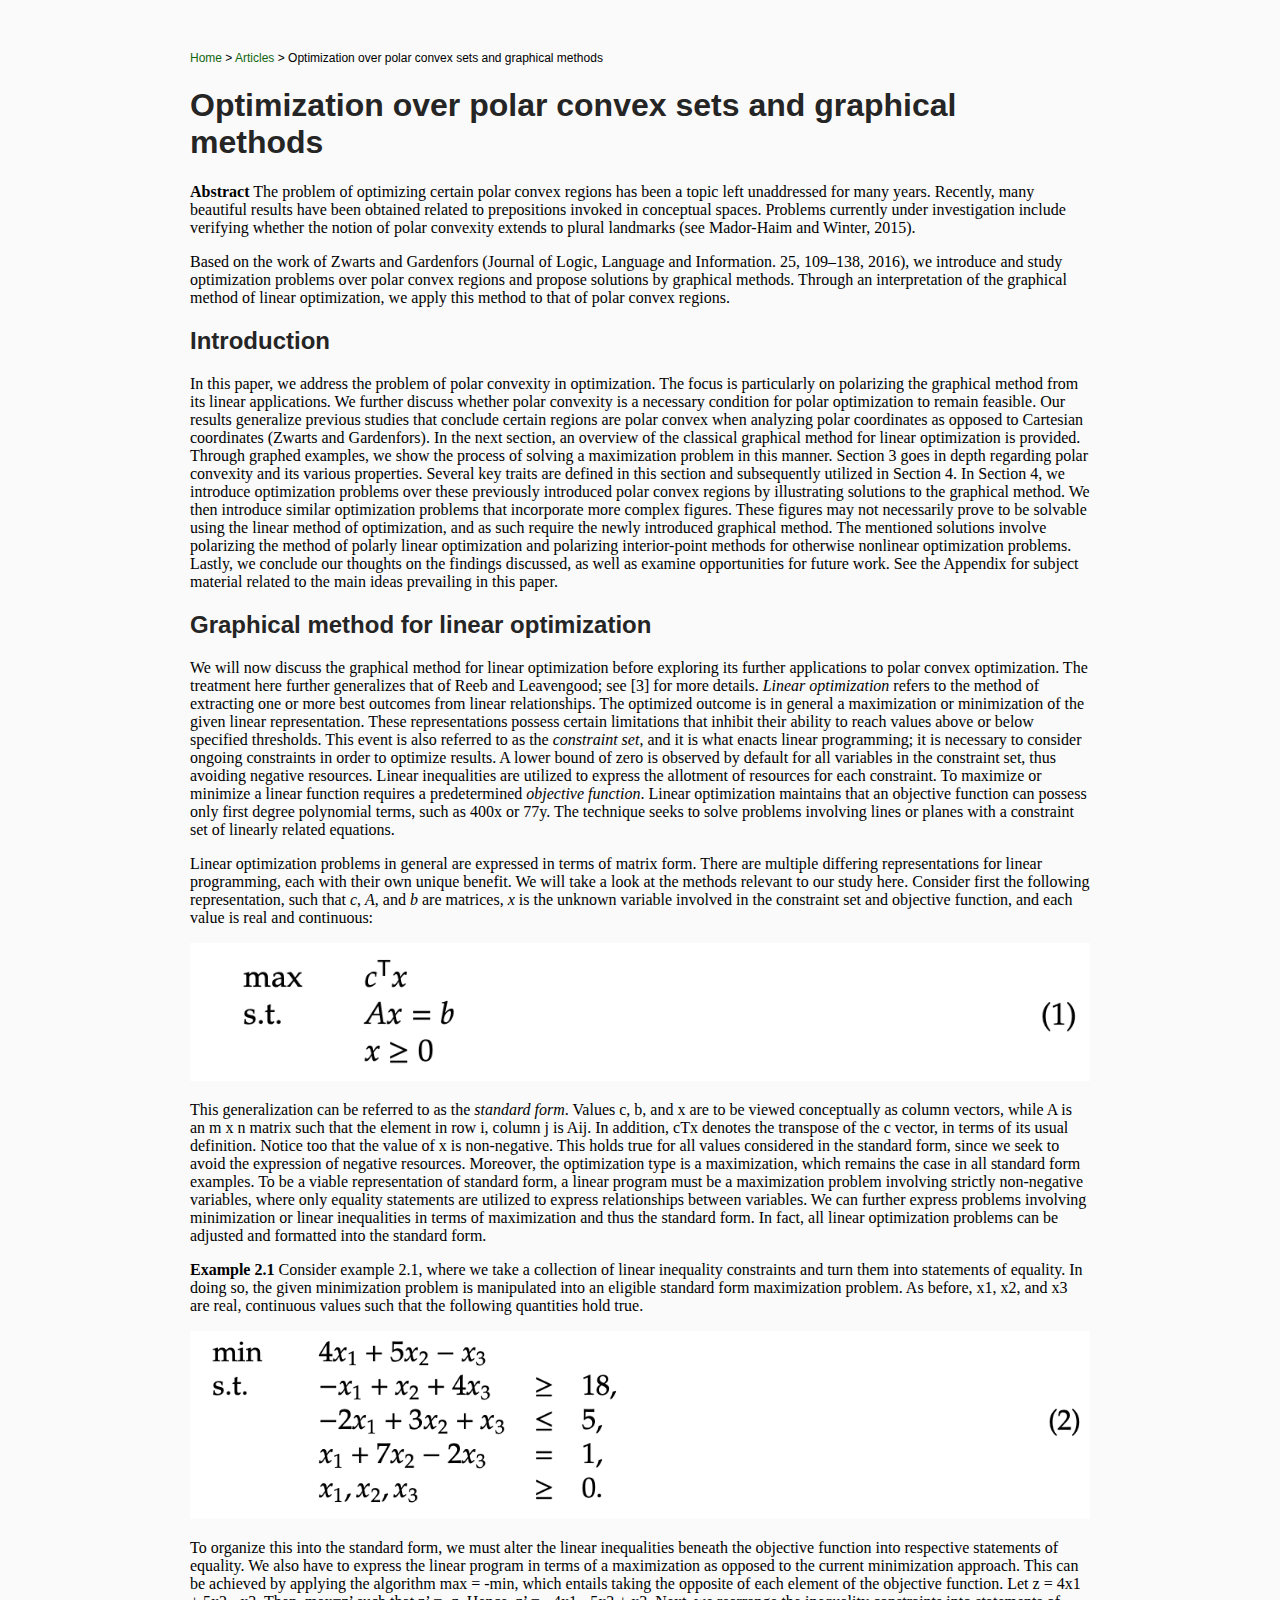
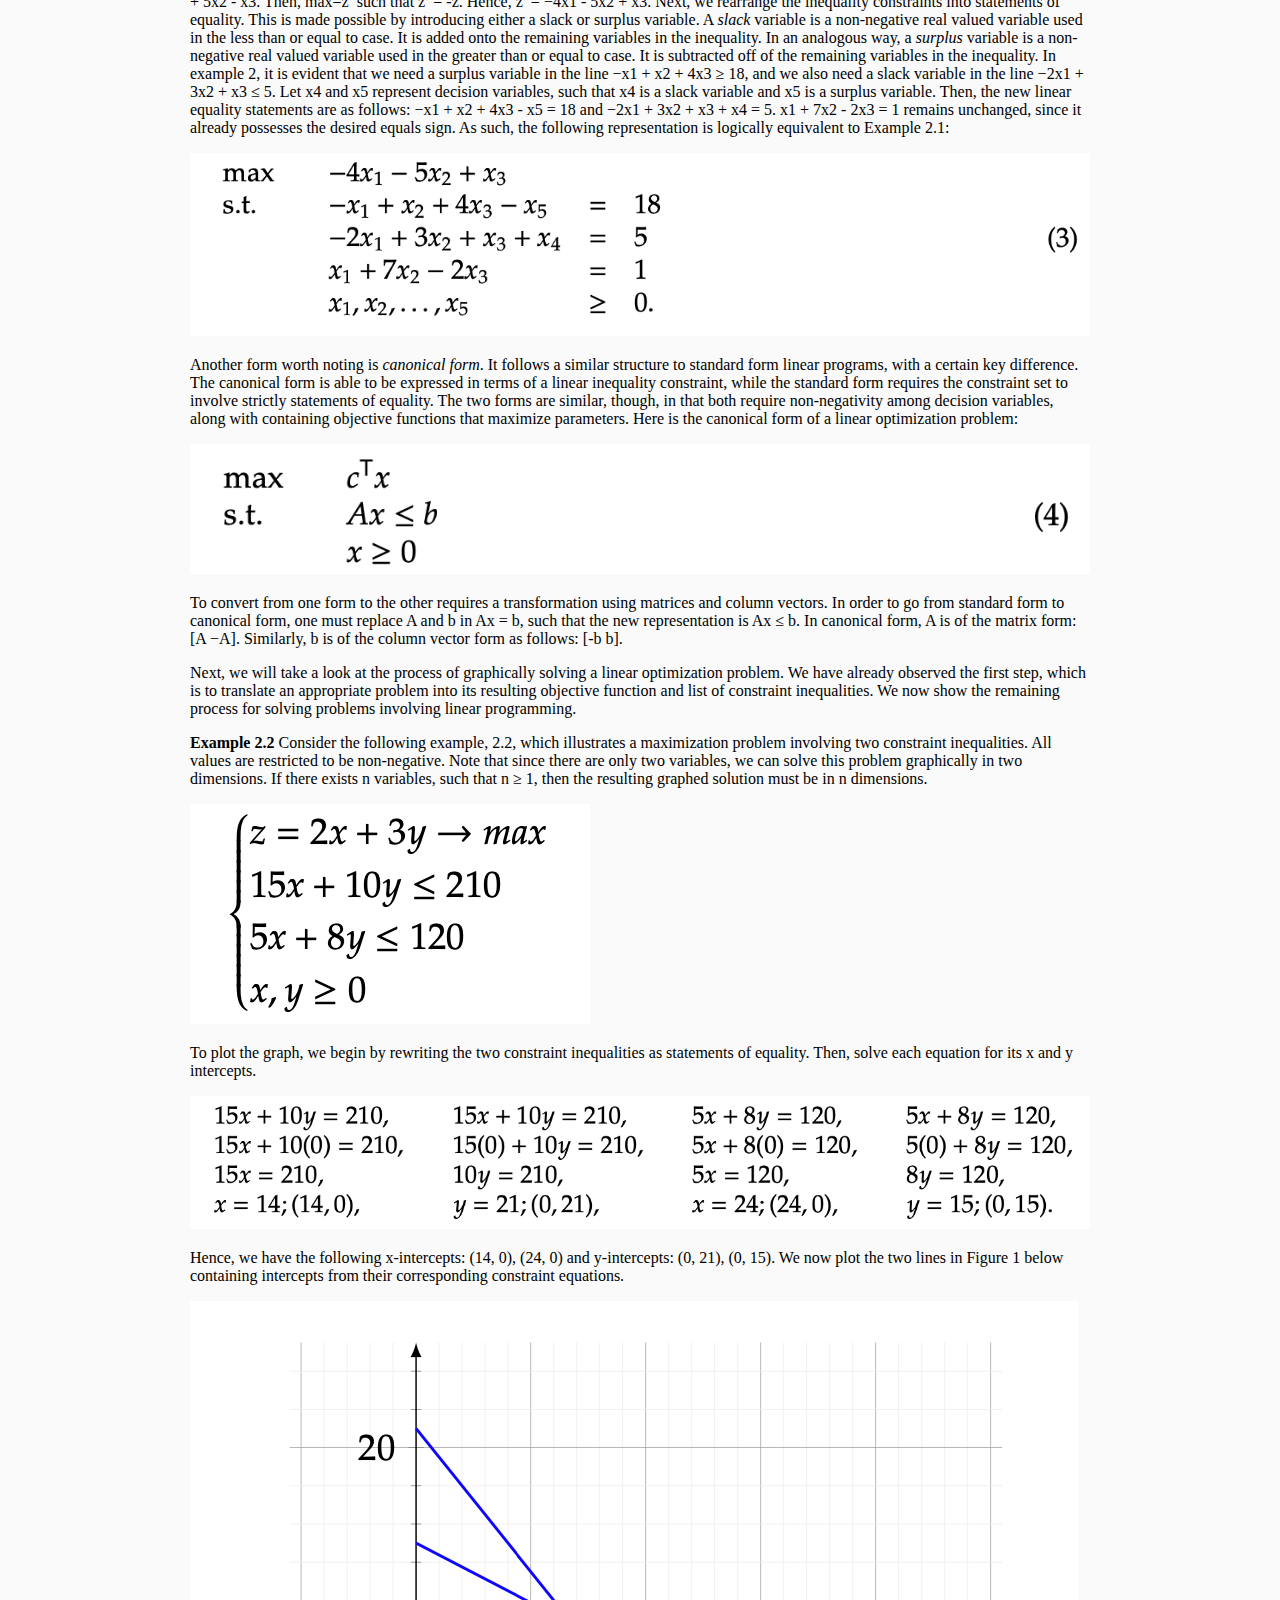
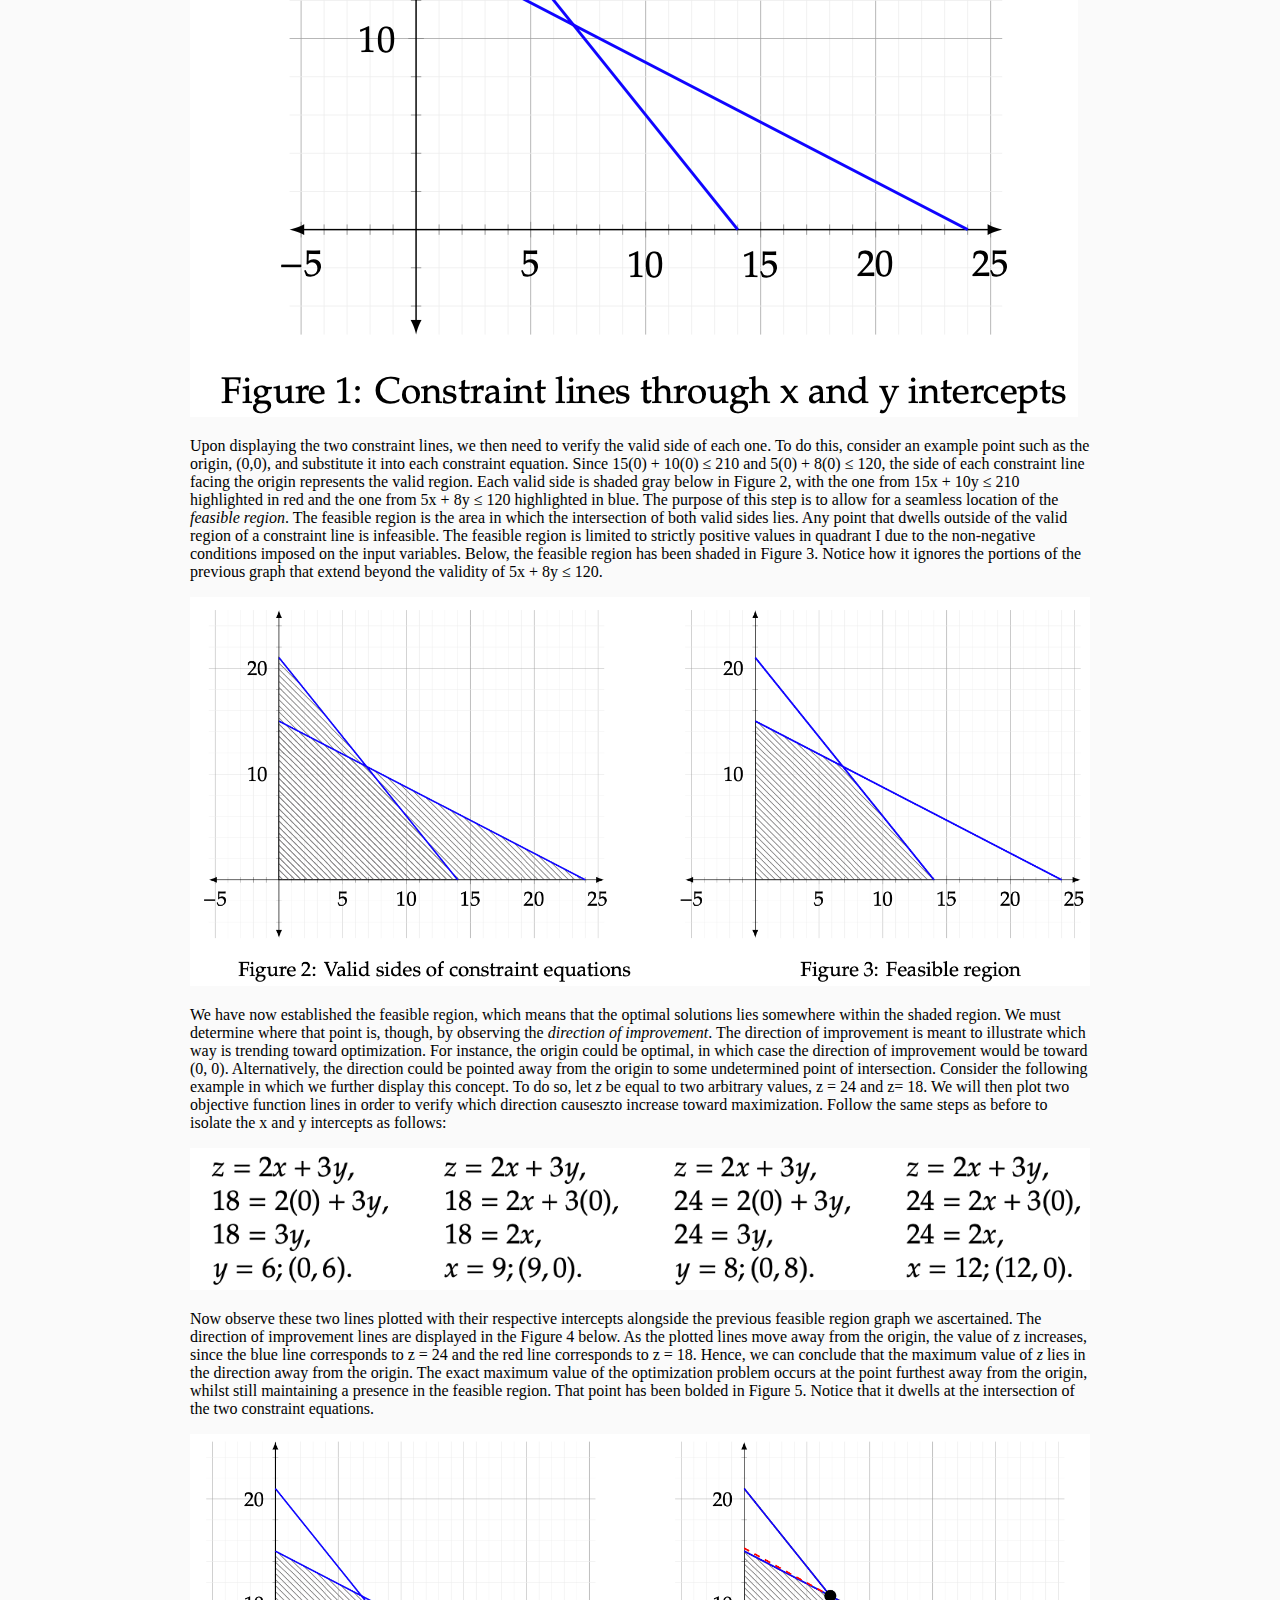
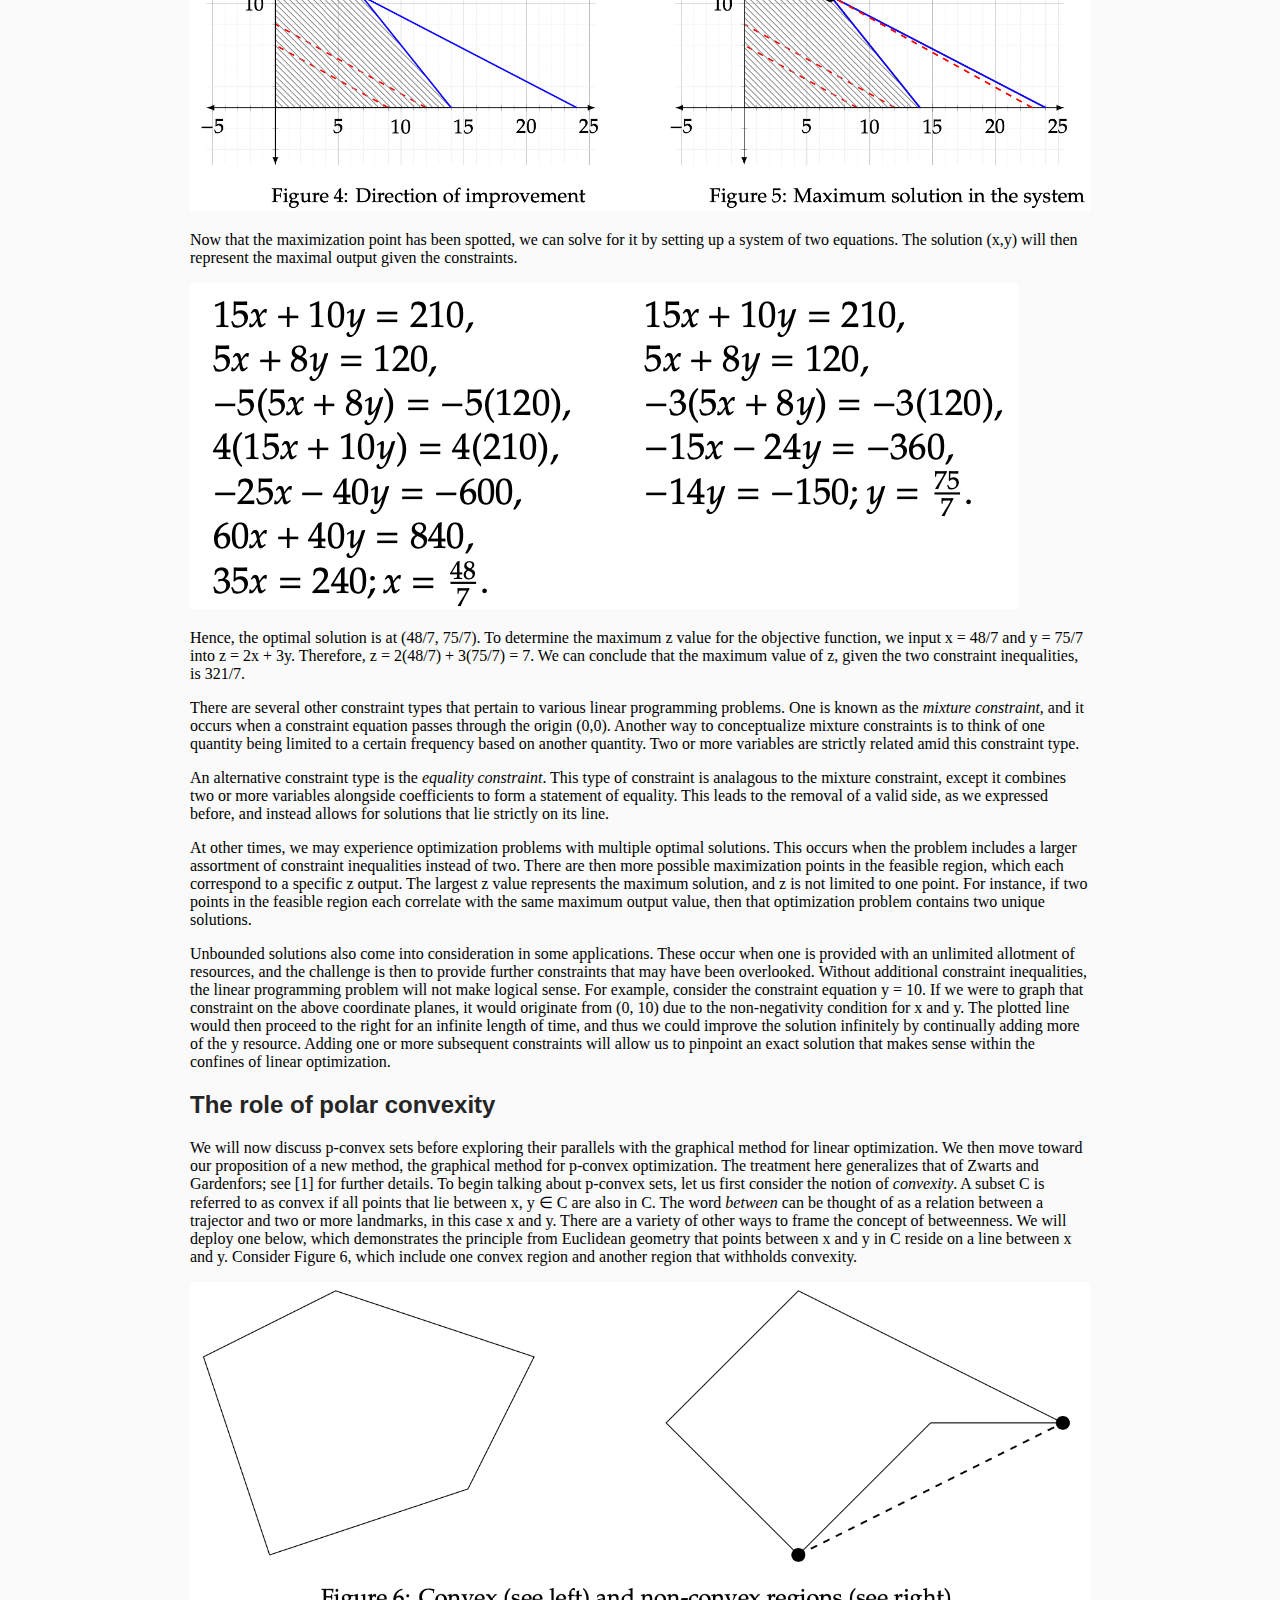
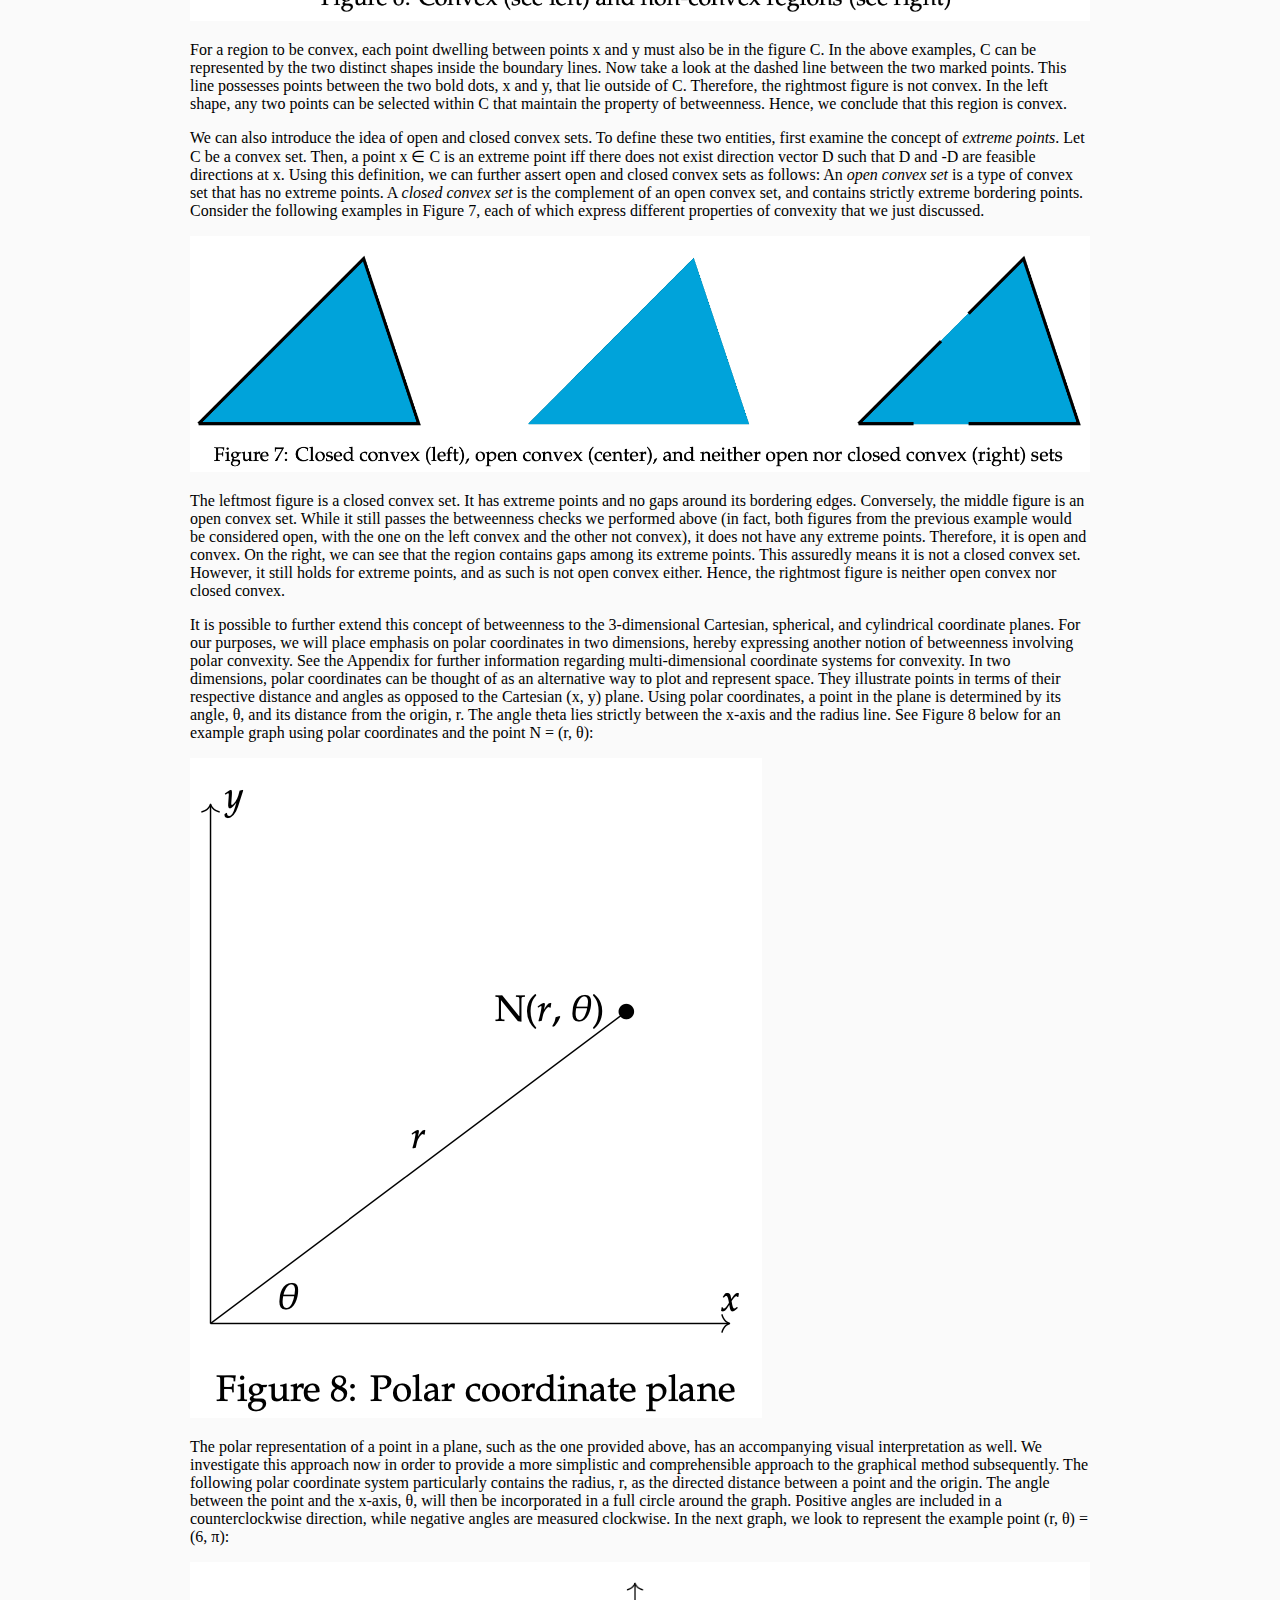
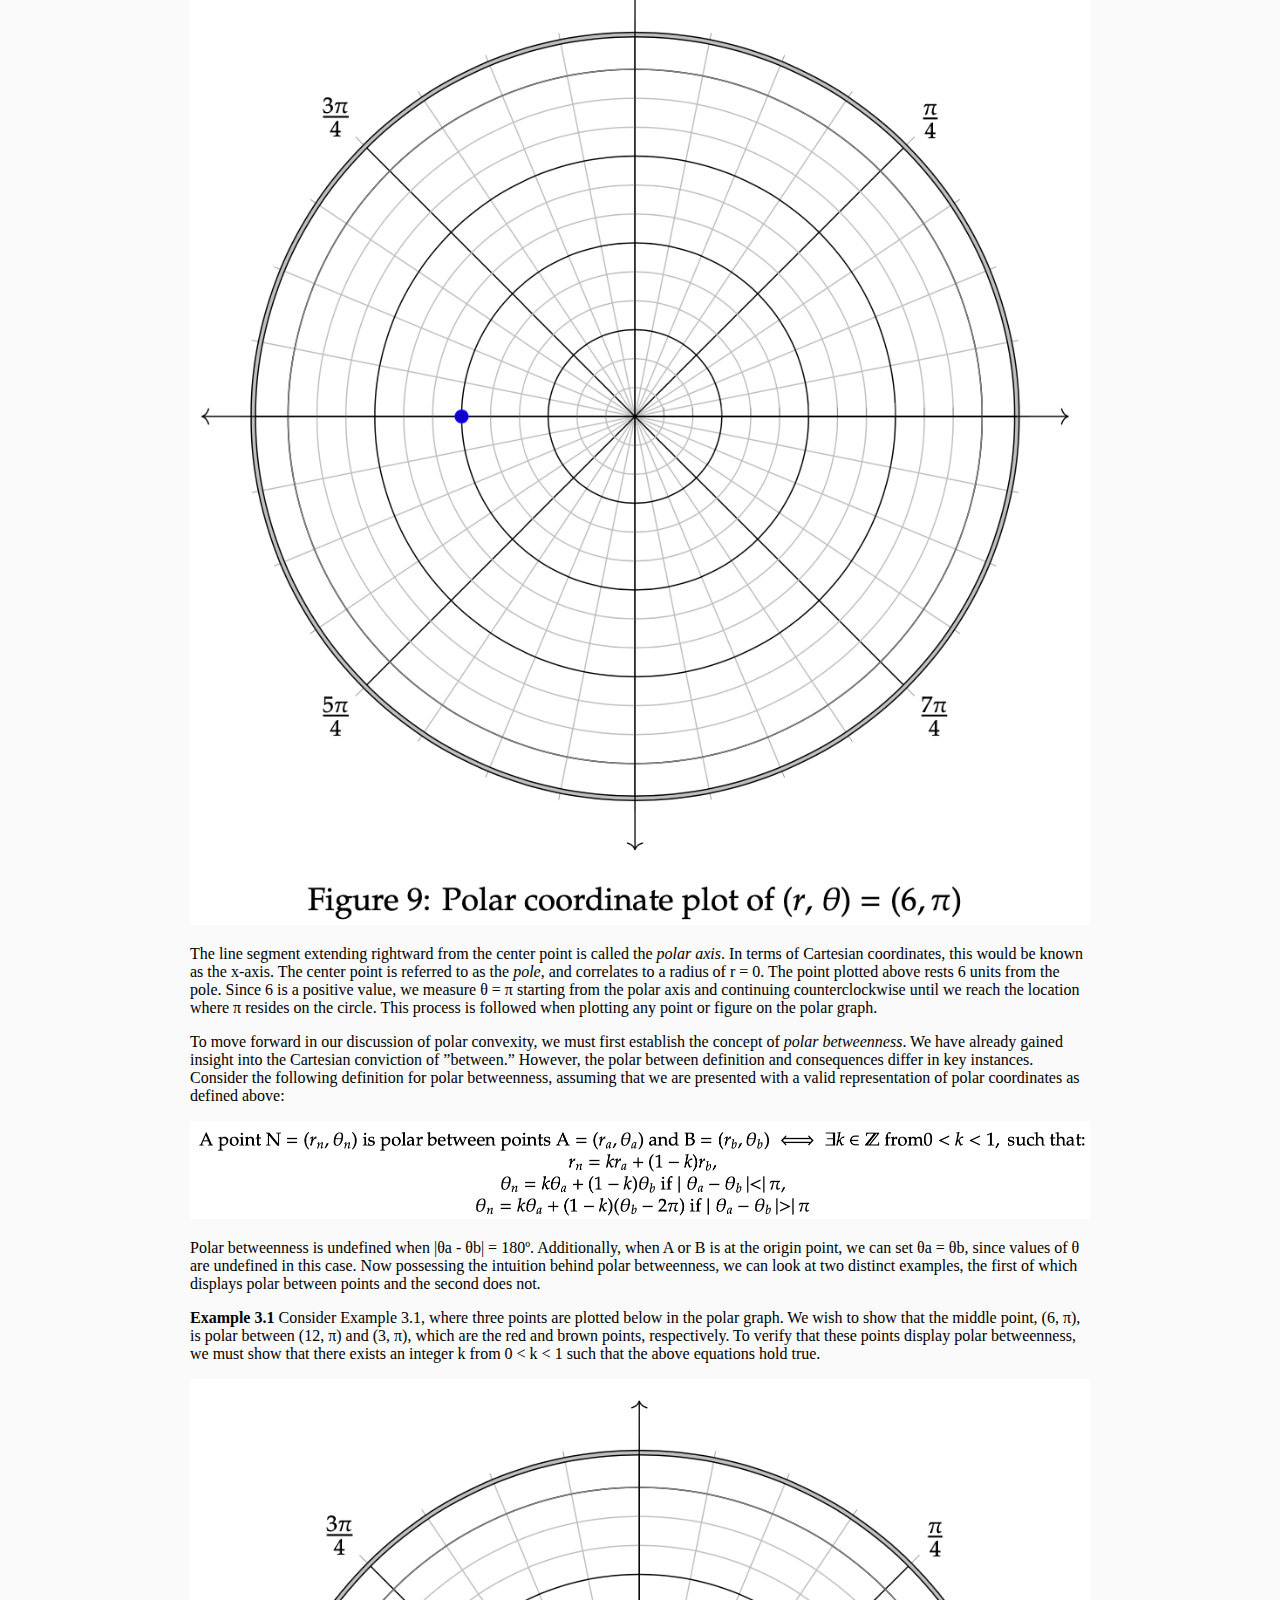
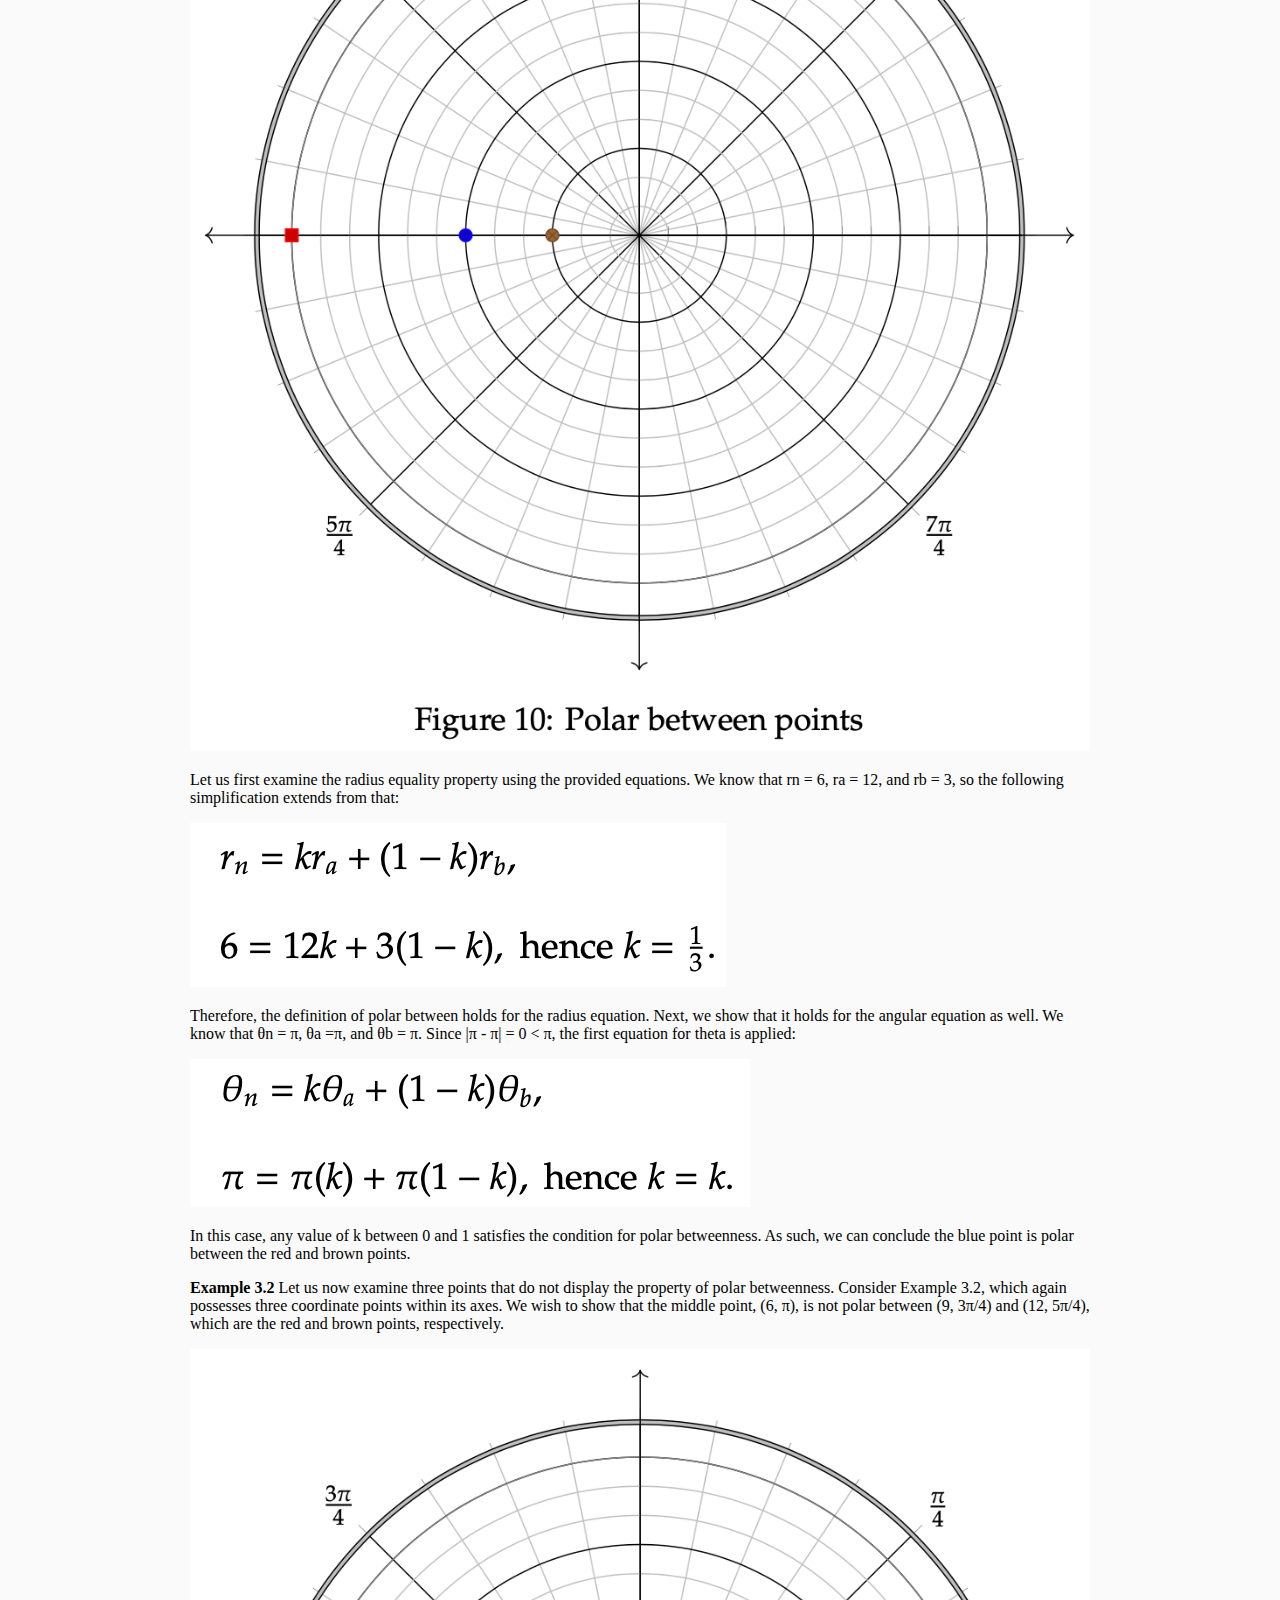
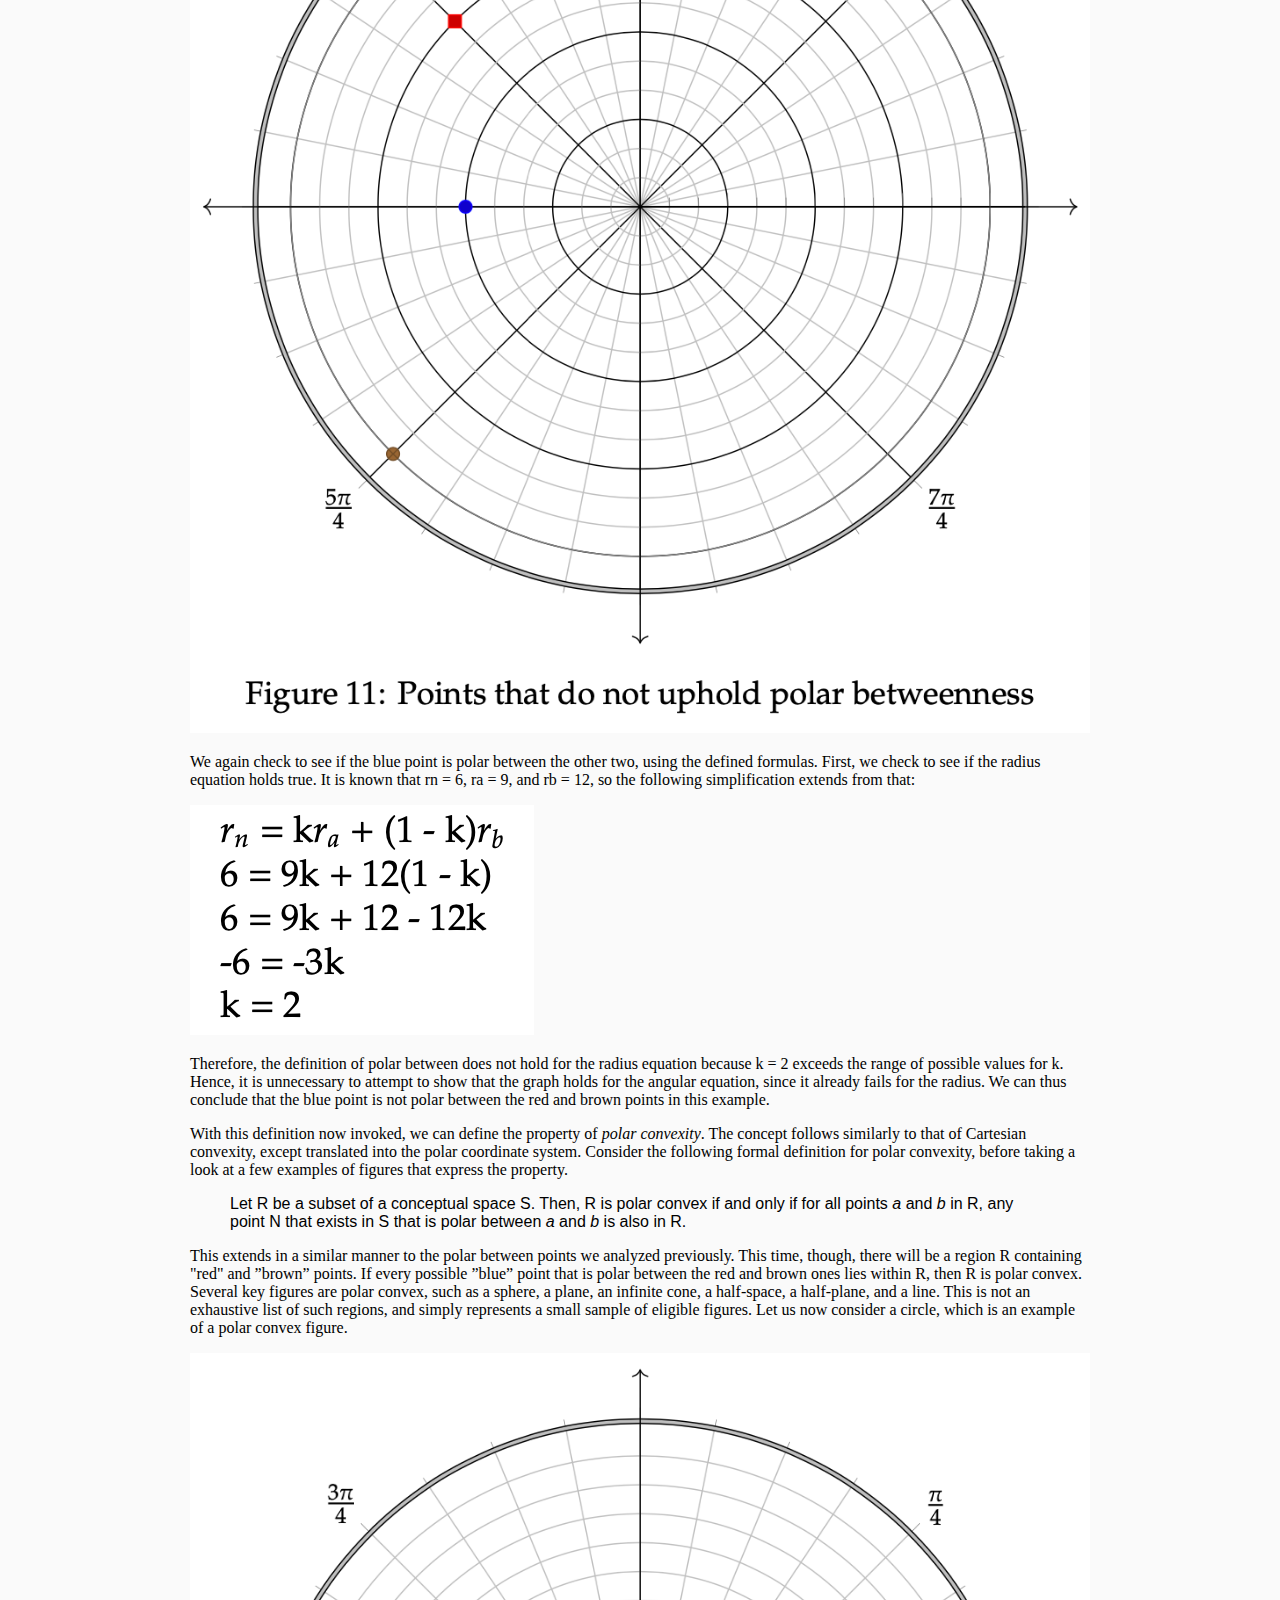
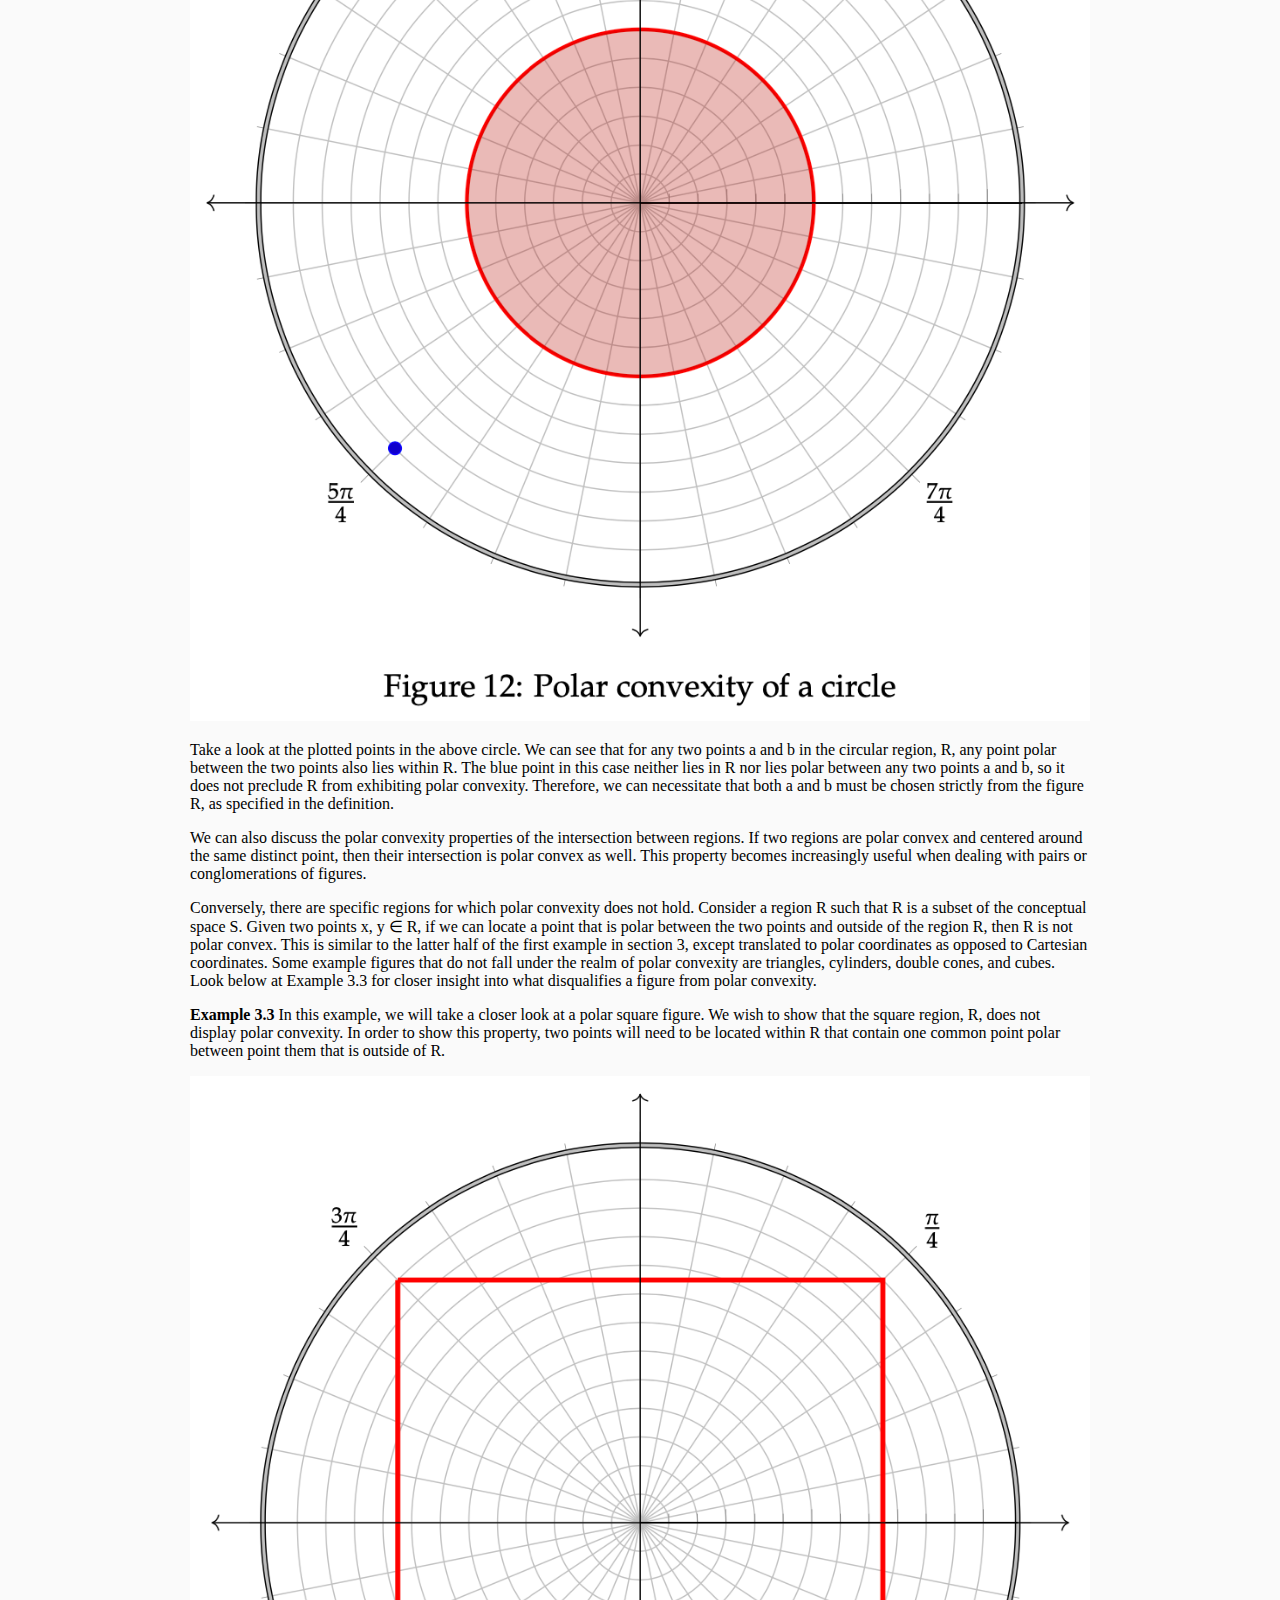
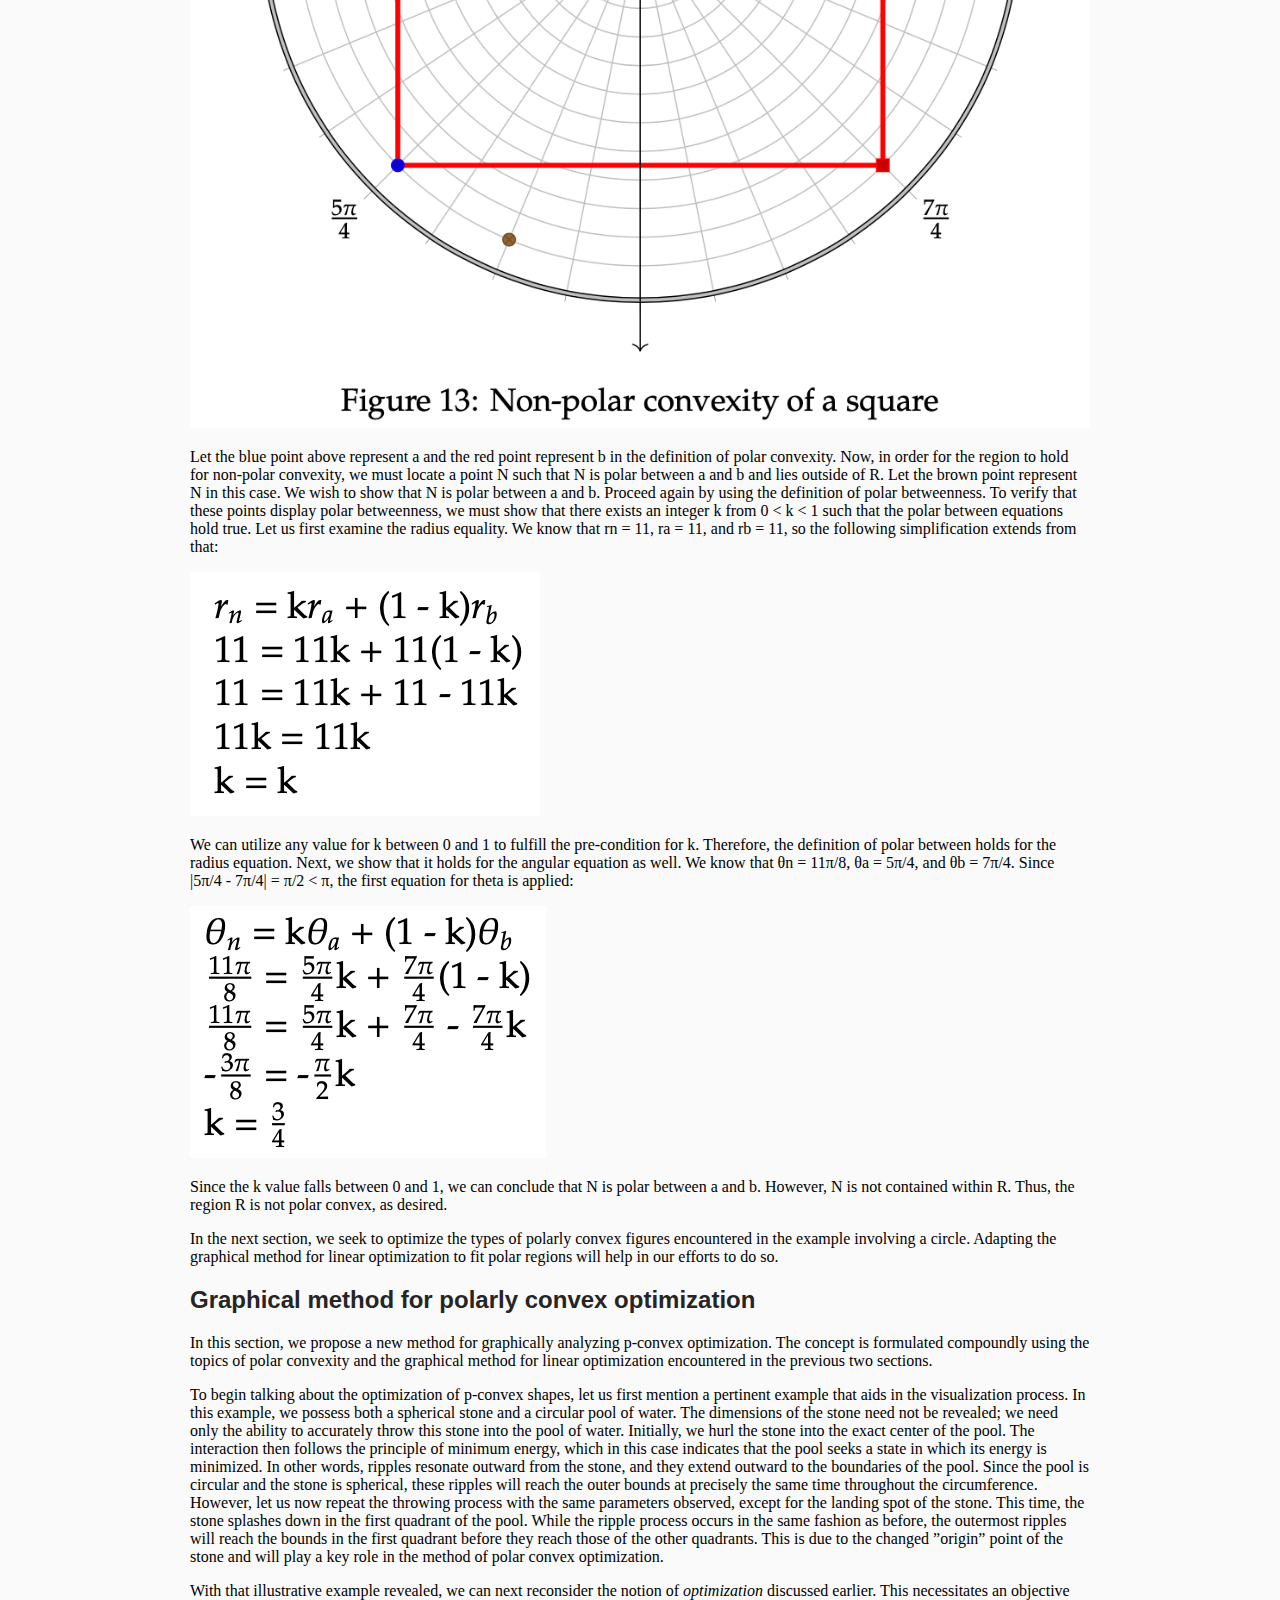
<file: articles/polar-optimization.html>
<!DOCTYPE html>
<html>
  <head>
    <link rel="icon" type="image/x-icon" href="/logo.ico">
    <link rel="stylesheet" href="../static/css/style.css">
    <link href="../static/css/code.css" rel="stylesheet" type="text/css">
    <title>Optimization over polar convex sets and graphical methods - Blake Whitman</title>
  </head>
  <body>
<span class="breadcrumb"><a href="../index.html">Home</a> &gt; <a href="https://blake-whitman.github.io/#articles">Articles</a> &gt; Optimization over polar convex sets and graphical methods</span>
<h1>Optimization over polar convex sets and graphical methods</h1>
<p><strong>Abstract</strong> The problem of optimizing certain polar convex regions has been a topic left unaddressed for many years. Recently, many beautiful results have been obtained related to prepositions invoked in conceptual spaces. Problems currently under investigation include verifying whether the notion of polar convexity extends to plural landmarks (see Mador-Haim and Winter, 2015).</p>
<p>Based on the work of Zwarts and Gardenfors (Journal of Logic, Language and Information. 25, 109–138, 2016), we introduce and study optimization problems over polar convex regions and propose solutions by graphical methods. Through an interpretation of the graphical method of linear optimization, we apply this method to that of polar convex regions.</p>
<h2>Introduction</h2>
<p>In this paper, we address the problem of polar convexity in optimization. The focus is particularly on polarizing the graphical method from its linear applications. We further discuss whether polar convexity is a necessary condition for polar optimization to remain feasible. Our results generalize previous studies that conclude certain regions are polar convex when analyzing polar coordinates as opposed to Cartesian coordinates (Zwarts and Gardenfors). In the next section, an overview of the classical graphical method for linear optimization is provided. Through graphed examples, we show the process of solving a maximization problem in this manner. Section 3 goes in depth regarding polar convexity and its various properties. Several key traits are defined in this section and subsequently utilized in Section 4. In Section 4, we introduce optimization problems over these previously introduced polar convex regions by illustrating solutions to the graphical method. We then introduce similar optimization problems that incorporate more complex figures. These figures may not necessarily prove to be solvable using the linear method of optimization, and as such require the newly introduced graphical method. The mentioned solutions involve polarizing the method of polarly linear optimization and polarizing interior-point methods for otherwise nonlinear optimization problems. Lastly, we conclude our thoughts on the findings discussed, as well as examine opportunities for future work. See the Appendix for subject material related to the main ideas prevailing in this paper.</p>
<h2>Graphical method for linear optimization</h2>
<p>We will now discuss the graphical method for linear optimization before exploring its further applications to polar convex optimization. The treatment here further generalizes that of Reeb and Leavengood; see [3] for more details. <em>Linear optimization</em> refers to the method of extracting one or more best outcomes from linear relationships. The optimized outcome is in general a maximization or minimization of the given linear representation. These representations possess certain limitations that inhibit their ability to reach values above or below specified thresholds. This event is also referred to as the <em>constraint set</em>, and it is what enacts linear programming; it is necessary to consider ongoing constraints in order to optimize results. A lower bound of zero is observed by default for all variables in the constraint set, thus avoiding negative resources. Linear inequalities are utilized to express the allotment of resources for each constraint. To maximize or minimize a linear function requires a predetermined <em>objective function</em>. Linear optimization maintains that an objective function can possess only first degree polynomial terms, such as 400x or 77y. The technique seeks to solve problems involving lines or planes with a constraint set of linearly related equations.</p>
<p>Linear optimization problems in general are expressed in terms of matrix form. There are multiple differing representations for linear programming, each with their own unique benefit. We will take a look at the methods relevant to our study here. Consider first the following representation, such that <em>c</em>, <em>A</em>, and <em>b</em> are matrices, <em>x</em> is the unknown variable involved in the constraint set and objective function, and each value is real and continuous:</p>
<p><img src="/static/img/optimization/Eq-1.png"></p>
<p>This generalization can be referred to as the <em>standard form</em>. Values c, b, and x are to be viewed conceptually as column vectors, while A is an m x n matrix such that the element in row i, column j is Aij. In addition, cTx denotes the transpose of the c vector, in terms of its usual definition. Notice too that the value of x is non-negative. This holds true for all values considered in the standard form, since we seek to avoid the expression of negative resources. Moreover, the optimization type is a maximization, which remains the case in all standard form examples. To be a viable representation of standard form, a linear program must be a maximization problem involving strictly non-negative variables, where only equality statements are utilized to express relationships between variables. We can further express problems involving minimization or linear inequalities in terms of maximization and thus the standard form. In fact, all linear optimization problems can be adjusted and formatted into the standard form.</p>
<p><strong>Example 2.1</strong> Consider example 2.1, where we take a collection of linear inequality constraints and turn them into statements of equality. In doing so, the given minimization problem is manipulated into an eligible standard form maximization problem. As before, x1, x2, and x3 are real, continuous values such that the following quantities hold true.</p>
<p><img src="/static/img/optimization/eq-2.png"></p>
<p>To organize this into the standard form, we must alter the linear inequalities beneath the objective function into respective statements of equality. We also have to express the linear program in terms of a maximization as opposed to the current minimization approach. This can be achieved by applying the algorithm max = -min, which entails taking the opposite of each element of the objective function. Let z = 4x1 + 5x2 - x3. Then, max=z’ such that z’ = -z. Hence, z’ = −4x1 - 5x2 + x3. Next, we rearrange the inequality constraints into statements of equality. This is made possible by introducing either a slack or surplus variable. A <em>slack</em> variable is a non-negative real valued variable used in the less than or equal to case. It is added onto the remaining variables in the inequality. In an analogous way, a <em>surplus</em> variable is a non-negative real valued variable used in the greater than or equal to case. It is subtracted off of the remaining variables in the inequality. In example 2, it is evident that we need a surplus variable in the line −x1 + x2 + 4x3 ≥ 18, and we also need a slack variable in the line −2x1 + 3x2 + x3 ≤ 5. Let x4 and x5 represent decision variables, such that x4 is a slack variable and x5 is a surplus variable. Then, the new linear equality statements are as follows: −x1 + x2 + 4x3 - x5 = 18 and −2x1 + 3x2 + x3 + x4 = 5. x1 + 7x2 - 2x3 = 1 remains unchanged, since it already possesses the desired equals sign. As such, the following representation is logically equivalent to Example 2.1:
<p><img src="/static/img/optimization/Eq-3.png"></p>
<p>Another form worth noting is <em>canonical form</em>. It follows a similar structure to standard form linear programs, with a certain key difference. The canonical form is able to be expressed in terms of a linear inequality constraint, while the standard form requires the constraint set to involve strictly statements of equality. The two forms are similar, though, in that both require non-negativity among decision variables, along with containing objective functions that maximize parameters. Here is the canonical form of a linear optimization problem:</p>
<p><img src="/static/img/optimization/Eq-4.png"></p>
<p>To convert from one form to the other requires a transformation using matrices and column vectors. In order to go from standard form to canonical form, one must replace A and b in Ax = b, such that the new representation is Ax ≤ b. In canonical form, A is of the matrix form: [A −A]. Similarly, b is of the column vector form as follows: [-b b].</p>
<p>Next, we will take a look at the process of graphically solving a linear optimization problem. We have already observed the first step, which is to translate an appropriate problem into its resulting objective function and list of constraint inequalities. We now show the remaining process for solving problems involving linear programming.</p>
<p><strong>Example 2.2</strong> Consider the following example, 2.2, which illustrates a maximization problem involving two constraint inequalities. All values are restricted to be non-negative. Note that since there are only two variables, we can solve this problem graphically in two dimensions. If there exists n variables, such that n ≥ 1, then the resulting graphed solution must be in n dimensions.</p>
<p><img src="/static/img/optimization/ineq-image.png"></p>
<p>To plot the graph, we begin by rewriting the two constraint inequalities as statements of equality. Then, solve each equation for its x and y intercepts.</p>
<p><img src="/static/img/optimization/equal-image.png"></p>
<p>Hence, we have the following x-intercepts: (14, 0), (24, 0) and y-intercepts: (0, 21), (0, 15). We now plot the two lines in Figure 1 below containing intercepts from their corresponding constraint equations.</p>
<p><img src="/static/img/optimization/graph-unshade.png"></p>
<p>Upon displaying the two constraint lines, we then need to verify the valid side of each one. To do this, consider an example point such as the origin, (0,0), and substitute it into each constraint equation. Since 15(0) + 10(0) ≤ 210 and 5(0) + 8(0) ≤ 120, the side of each constraint line facing the origin represents the valid region. Each valid side is shaded gray below in Figure 2, with the one from 15x + 10y ≤ 210 highlighted in red and the one from 5x + 8y ≤ 120 highlighted in blue. The purpose of this step is to allow for a seamless location of the <em>feasible region</em>. The feasible region is the area in which the intersection of both valid sides lies. Any point that dwells outside of the valid region of a constraint line is infeasible. The feasible region is limited to strictly positive values in quadrant I due to the non-negative conditions imposed on the input variables. Below, the feasible region has been shaded in Figure 3. Notice how it ignores the portions of the previous graph that extend beyond the validity of 5x + 8y ≤ 120.</p>
<p><img src="/static/img/optimization/graph-shade1.png"></p>
<p>We have now established the feasible region, which means that the optimal solutions lies somewhere within the shaded region. We must determine where that point is, though, by observing the <em>direction of improvement</em>. The direction of improvement is meant to illustrate which way is trending toward optimization. For instance, the origin could be optimal, in which case the direction of improvement would be toward (0, 0). Alternatively, the direction could be pointed away from the origin to some undetermined point of intersection. Consider the following example in which we further display this concept. To do so, let <em>z</em> be equal to two arbitrary values, z = 24 and z= 18. We will then plot two objective function lines in order to verify which direction causeszto increase toward maximization. Follow the same steps as before to isolate the x and y intercepts as follows:</p>
<p><img src="/static/img/optimization/more-eqs.png"></p>
<p>Now observe these two lines plotted with their respective intercepts alongside the previous feasible region graph we ascertained. The direction of improvement lines are displayed in the Figure 4 below. As the plotted lines move away from the origin, the value of z increases, since the blue line corresponds to z = 24 and the red line corresponds to z = 18. Hence, we can conclude that the maximum value of <em>z</em> lies in the direction away from the origin. The exact maximum value of the optimization problem occurs at the point furthest away from the origin, whilst still maintaining a presence in the feasible region. That point has been bolded in Figure 5. Notice that it dwells at the intersection of the two constraint equations.</p>
<p><img src="/static/img/optimization/graph-shade2.png"></p>
<p>Now that the maximization point has been spotted, we can solve for it by setting up a system of two equations. The solution (x,y) will then represent the maximal output given the constraints.</p>
<p><img src="/static/img/optimization/ans-image.png"></p>
<p>Hence, the optimal solution is at (48/7, 75/7). To determine the maximum z value for the objective function, we input x = 48/7 and y = 75/7 into z = 2x + 3y. Therefore, z = 2(48/7) + 3(75/7) = 7. We can conclude that the maximum value of z, given the two constraint inequalities, is 321/7.</p>
<p>There are several other constraint types that pertain to various linear programming problems. One is known as the <em>mixture constraint</em>, and it occurs when a constraint equation passes through the origin (0,0). Another way to conceptualize mixture constraints is to think of one quantity being limited to a certain frequency based on another quantity. Two or more variables are strictly related amid this constraint type.</p>
<p>An alternative constraint type is the <em>equality constraint</em>. This type of constraint is analagous to the mixture constraint, except it combines two or more variables alongside coefficients to form a statement of equality. This leads to the removal of a valid side, as we expressed before, and instead allows for solutions that lie strictly on its line.</p>
<p>At other times, we may experience optimization problems with multiple optimal solutions. This occurs when the problem includes a larger assortment of constraint inequalities instead of two. There are then more possible maximization points in the feasible region, which each correspond to a specific z output. The largest z value represents the maximum solution, and z is not limited to one point. For instance, if two points in the feasible region each correlate with the same maximum output value, then that optimization problem contains two unique solutions.</p>
<p>Unbounded solutions also come into consideration in some applications. These occur when one is provided with an unlimited allotment of resources, and the challenge is then to provide further constraints that may have been overlooked. Without additional constraint inequalities, the linear programming problem will not make logical sense. For example, consider the constraint equation y = 10. If we were to graph that constraint on the above coordinate planes, it would originate from (0, 10) due to the non-negativity condition for x and y. The plotted line would then proceed to the right for an infinite length of time, and thus we could improve the solution infinitely by continually adding more of the y resource. Adding one or more subsequent constraints will allow us to pinpoint an exact solution that makes sense within the confines of linear optimization.</p>
<h2>The role of polar convexity</h2>
<p>We will now discuss p-convex sets before exploring their parallels with the graphical method for linear optimization. We then move toward our proposition of a new method, the graphical method for p-convex optimization. The treatment here generalizes that of Zwarts and Gardenfors; see [1] for further details. To begin talking about p-convex sets, let us first consider the notion of <em>convexity</em>. A subset C is referred to as convex if all points that lie between x, y ∈ C are also in C. The word <em>between</em> can be thought of as a relation between a trajector and two or more landmarks, in this case x and y. There are a variety of other ways to frame the concept of betweenness. We will deploy one below, which demonstrates the principle from Euclidean geometry that points between x and y in C reside on a line between x and y. Consider Figure 6, which include one convex region and another region that withholds convexity.</p>
<p><img src="/static/img/optimization/fig-6.png"></p>
<p>For a region to be convex, each point dwelling between points x and y must also be in the figure C. In the above examples, C can be represented by the two distinct shapes inside the boundary lines. Now take a look at the dashed line between the two marked points. This line possesses points between the two bold dots, x and y, that lie outside of C. Therefore, the rightmost figure is not convex. In the left shape, any two points can be selected within C that maintain the property of betweenness. Hence, we conclude that this region is convex.</p>
<p>We can also introduce the idea of open and closed convex sets. To define these two entities, first examine the concept of <em>extreme points</em>. Let C be a convex set. Then, a point x ∈ C is an extreme point iff there does not exist direction vector D such that D and -D are feasible directions at x. Using this definition, we can further assert open and closed convex sets as follows: An <em>open convex set</em> is a type of convex set that has no extreme points. A <em>closed convex set</em> is the complement of an open convex set, and contains strictly extreme bordering points. Consider the following examples in Figure 7, each of which express different properties of convexity that we just discussed.</p>
<p><img src="/static/img/optimization/triangles.png"></p>
<p>The leftmost figure is a closed convex set. It has extreme points and no gaps around its bordering edges. Conversely, the middle figure is an open convex set. While it still passes the betweenness checks we performed above (in fact, both figures from the previous example would be considered open, with the one on the left convex and the other not convex), it does not have any extreme points. Therefore, it is open and convex. On the right, we can see that the region contains gaps among its extreme points. This assuredly means it is not a closed convex set. However, it still holds for extreme points, and as such is not open convex either. Hence, the rightmost figure is neither open convex nor closed convex.</p>
<p>It is possible to further extend this concept of betweenness to the 3-dimensional Cartesian, spherical, and cylindrical coordinate planes. For our purposes, we will place emphasis on polar coordinates in two dimensions, hereby expressing another notion of betweenness involving polar convexity. See the Appendix for further information regarding multi-dimensional coordinate systems for convexity. In two dimensions, polar coordinates can be thought of as an alternative way to plot and represent space. They illustrate points in terms of their respective distance and angles as opposed to the Cartesian (x, y) plane. Using polar coordinates, a point in the plane is determined by its angle, θ, and its distance from the origin, r. The angle theta lies strictly between the x-axis and the radius line. See Figure 8 below for an example graph using polar coordinates and the point N = (r, θ):</p>
<p><img src="/static/img/optimization/p-coordinate.png"></p>
<p>The polar representation of a point in a plane, such as the one provided above, has an accompanying visual interpretation as well. We investigate this approach now in order to provide a more simplistic and comprehensible approach to the graphical method subsequently. The following polar coordinate system particularly contains the radius, r, as the directed distance between a point and the origin. The angle between the point and the x-axis, θ, will then be incorporated in a full circle around the graph. Positive angles are included in a counterclockwise direction, while negative angles are measured clockwise. In the next graph, we look to represent the example point (r, θ) = (6, π):</p>
<p><img src="/static/img/optimization/fig-9.png"></p>    
<p>The line segment extending rightward from the center point is called the <em>polar axis</em>. In terms of Cartesian coordinates, this would be known as the x-axis. The center point is referred to as the <em>pole</em>, and correlates to a radius of r = 0. The point plotted above rests 6 units from the pole. Since 6 is a positive value, we measure θ = π starting from the polar axis and continuing counterclockwise until we reach the location where π resides on the circle. This process is followed when plotting any point or figure on the polar graph.</p>
<p>To move forward in our discussion of polar convexity, we must first establish the concept of <em>polar betweenness</em>. We have already gained insight into the Cartesian conviction of ”between.” However, the polar between definition and consequences differ in key instances. Consider the following definition for polar betweenness, assuming that we are presented with a valid representation of polar coordinates as defined above:</p>
<p><img src="/static/img/optimization/p-between.png"></p>    
<p>Polar betweenness is undefined when |θa - θb| = 180º. Additionally, when A or B is at the origin point, we can set θa = θb, since values of θ are undefined in this case. Now possessing the intuition behind polar betweenness, we can look at two distinct examples, the first of which displays polar between points and the second does not.</p>
<p><strong>Example 3.1</strong> Consider Example 3.1, where three points are plotted below in the polar graph. We wish to show that the middle point, (6, π), is polar between (12, π) and (3, π), which are the red and brown points, respectively. To verify that these points display polar betweenness, we must show that there exists an integer k from 0 < k < 1 such that the above equations hold true.</p>
<p><img src="/static/img/optimization/fig-10.png"></p>
<p>Let us first examine the radius equality property using the provided equations. We know that rn = 6, ra = 12, and rb = 3, so the following simplification extends from that:</p>
<p><img src="/static/img/optimization/k=1:3.png"></p>
<p>Therefore, the definition of polar between holds for the radius equation. Next, we show that it holds for the angular equation as well. We know that θn = π, θa =π, and θb = π. Since |π - π| = 0 < π, the first equation for theta is applied:</p>
<p><img src="/static/img/optimization/k=k2.png"></p>
<p>In this case, any value of k between 0 and 1 satisfies the condition for polar betweenness. As such, we can conclude the blue point is polar between the red and brown points.</p>
<p><strong>Example 3.2</strong> Let us now examine three points that do not display the property of polar betweenness. Consider Example 3.2, which again possesses three coordinate points within its axes. We wish to show that the middle point, (6, π), is not polar between (9, 3π/4) and (12, 5π/4), which are the red and brown points, respectively.</p>
<p><img src="/static/img/optimization/fig-11.png"></p>
<p>We again check to see if the blue point is polar between the other two, using the defined formulas. First, we check to see if the radius equation holds true. It is known that rn = 6, ra = 9, and rb = 12, so the following simplification extends from that:</p>
<p><img src="/static/img/optimization/k=2.png"></p>
<p>Therefore, the definition of polar between does not hold for the radius equation because k = 2 exceeds the range of possible values for k. Hence, it is unnecessary to attempt to show that the graph holds for the angular equation, since it already fails for the radius. We can thus conclude that the blue point is not polar between the red and brown points in this example.</p>
<p>With this definition now invoked, we can define the property of <em>polar convexity</em>. The concept follows similarly to that of Cartesian convexity, except translated into the polar coordinate system. Consider the following formal definition for polar convexity, before taking a look at a few examples of figures that express the property.</p>
<blockquote>Let R be a subset of a conceptual space S. Then, R is polar convex if and only if for all points <em>a</em> and <em>b</em> in R, any point N that exists in S that is polar between <em>a</em> and <em>b</em> is also in R.</blockquote>
<p>This extends in a similar manner to the polar between points we analyzed previously. This time, though, there will be a region R containing "red" and ”brown” points. If every possible ”blue” point that is polar between the red and brown ones lies within R, then R is polar convex. Several key figures are polar convex, such as a sphere, a plane, an infinite cone, a half-space, a half-plane, and a line. This is not an exhaustive list of such regions, and simply represents a small sample of eligible figures. Let us now consider a circle, which is an example of a polar convex figure.</p>
<p><img src="/static/img/optimization/fig-12.png"></p>
<p>Take a look at the plotted points in the above circle. We can see that for any two points a and b in the circular region, R, any point polar between the two points also lies within R. The blue point in this case neither lies in R nor lies polar between any two points a and b, so it does not preclude R from exhibiting polar convexity. Therefore, we can necessitate that both a and b must be chosen strictly from the figure R, as specified in the definition.</p>
<p>We can also discuss the polar convexity properties of the intersection between regions. If two regions are polar convex and centered around the same distinct point, then their intersection is polar convex as well. This property becomes increasingly useful when dealing with pairs or conglomerations of figures.</p>
<p>Conversely, there are specific regions for which polar convexity does not hold. Consider a region R such that R is a subset of the conceptual space S. Given two points x, y ∈ R, if we can locate a point that is polar between the two points and outside of the region R, then R is not polar convex. This is similar to the latter half of the first example in section 3, except translated to polar coordinates as opposed to Cartesian coordinates. Some example figures that do not fall under the realm of polar convexity are triangles, cylinders, double cones, and cubes. Look below at Example 3.3 for closer insight into what disqualifies a figure from polar convexity.</p>
<p><strong>Example 3.3</strong> In this example, we will take a closer look at a polar square figure. We wish to show that the square region, R, does not display polar convexity. In order to show this property, two points will need to be located within R that contain one common point polar between point them that is outside of R.</p>
<p><img src="/static/img/optimization/fig-13.png"></p>
<p>Let the blue point above represent a and the red point represent b in the definition of polar convexity. Now, in order for the region to hold for non-polar convexity, we must locate a point N such that N is polar between a and b and lies outside of R. Let the brown point represent N in this case. We wish to show that N is polar between a and b. Proceed again by using the definition of polar betweenness. To verify that these points display polar betweenness, we must show that there exists an integer k from 0 < k < 1 such that the polar between equations hold true. Let us first examine the radius equality. We know that rn = 11, ra = 11, and rb = 11, so the following simplification extends from that:</p>
<p><img src="/static/img/optimization/k=k.png"></p>
<p>We can utilize any value for k between 0 and 1 to fulfill the pre-condition for k. Therefore, the definition of polar between holds for the radius equation. Next, we show that it holds for the angular equation as well. We know that θn = 11π/8, θa = 5π/4, and θb = 7π/4. Since |5π/4 - 7π/4| = π/2 < π, the first equation for theta is applied:</p>
<p><img src="/static/img/optimization/k=3:4.png"></p>
<p>Since the k value falls between 0 and 1, we can conclude that N is polar between a and b. However, N is not contained within R. Thus, the region R is not polar convex, as desired.</p>
<p>In the next section, we seek to optimize the types of polarly convex figures encountered in the example involving a circle. Adapting the graphical method for linear optimization to fit polar regions will help in our efforts to do so.</p>
<h2>Graphical method for polarly convex optimization</h2>
<p>In this section, we propose a new method for graphically analyzing p-convex optimization. The concept is formulated compoundly using the topics of polar convexity and the graphical method for linear optimization encountered in the previous two sections.</p>
<p>To begin talking about the optimization of p-convex shapes, let us first mention a pertinent example that aids in the visualization process. In this example, we possess both a spherical stone and a circular pool of water. The dimensions of the stone need not be revealed; we need only the ability to accurately throw this stone into the pool of water. Initially, we hurl the stone into the exact center of the pool. The interaction then follows the principle of minimum energy, which in this case indicates that the pool seeks a state in which its energy is minimized. In other words, ripples resonate outward from the stone, and they extend outward to the boundaries of the pool. Since the pool is circular and the stone is spherical, these ripples will reach the outer bounds at precisely the same time throughout the circumference. However, let us now repeat the throwing process with the same parameters observed, except for the landing spot of the stone. This time, the stone splashes down in the first quadrant of the pool. While the ripple process occurs in the same fashion as before, the outermost ripples will reach the bounds in the first quadrant before they reach those of the other quadrants. This is due to the changed ”origin” point of the stone and will play a key role in the method of polar convex optimization.</p>
<p>With that illustrative example revealed, we can next reconsider the notion of <em>optimization</em> discussed earlier. This necessitates an objective function as before, along with a set of constraints that the maximization or minimization is subjected to undergo. In this section, we deal with strictly polar convex regions, which differ from the intersection of lines studied in the Cartesian plane from section 2. However, note that a line segment is still polar convex if and only if it contains the origin point. This was indirectly shown in the example in section 3 where three points were plotted along the polar π axis. If we extrapolate the three points into a line segment including the origin, (0, 0), then the polar betweenness property would remain intact. Moving forward, various exemplary regions will be explored that display polar convexity.</p>
<p>We have the following workflow of seven steps to find the maximum or minimum value of a polar region graphically:</p>
<p><img src="/static/img/optimization/workflow.png"></p>
<p>As a direct application of the above steps, we have the following examples. Each example discussed will possess a systematic approach to finding a solution that stems from the workflow above.</p>
<p><strong>Example 4.1</strong> To help illustrate the optimization process involving polar convex regions, let us consider a first example. A variant of the p-convex circle from a previous example from section 3 will be utilized. It corresponds to a maximum θ value of 2π. As in our earlier study of Cartesian optimization, all constraints are strictly non-negative values of r and θ. We wish to maximize the following objective function using the constraints listed:</p>
<p><img src="/static/img/optimization/eq-5.png"></p>
<ol>
<li><strong>Graph constraint equations on a polar coordinate plane</strong> The first step in the workflow is to graph each constraint equation on a polar coordinate plane. In Example 4.1, we are given two intersecting polar circles to graph. That is done below in Figure 14.
<p><img src="/static/img/optimization/fig-14.png"></p>
</li>
<li><strong>Determine the valid side of each constraint equation</strong> Upon graphing the constraint equations, we then proceed to step two, which revolves around identifying the valid side of each constraint. To do this, plug in sample values for r and θ. Let us begin with the red circle above, r ≤ 4sinθ. Let r = 1 and θ= 2. Then, 1 ≤ 4sin(2) is the same as 1 ≤ 4, which is true. So, we shade inside the circle, since that is where the point (1, π/2) is located. Repeat this same process for the blue circle, r ≤ 4cosθ. Let r = 1 and θ = 2π. Then, 1 ≤ 4cos(2π) is the same as 1 ≤ 4, which is true. So, again shade inside the circle, since (1, 2π) resides inside the blue circle. In this case, the valid side is contained within each circle. Both valid sides of each circle are shaded in below.
<p><img src="/static/img/optimization/fig-15.png"></p>
</li>
<li><strong>Isolate and identify the feasible region</strong> As done in section 2, the next step is completed by identifying the feasible region of the graph. Since the feasible region is simply the intersection of each valid side, the feasible region can be reduced to the location on or inside the overlap between the circles. We graph it below in the provided polar graph:
<p><img src="/static/img/optimization/fig-16.png"></p>
</li>
  
<li><strong>Determine the direction of improvement</strong> We have now established the feasible region, which means that the optimal solution lies somewhere within the shaded area above. We determine where that point is by observing the direction of improvement. Recall that the direction of improvement illustrates which way is trending toward maximization or minimization, depending on the optimization type. For instance, the origin could be optimal, in which case the direction of improvement would be toward (0, 0). Alternatively, the direction could be pointed away from the origin toward some undetermined point of intersection. Let us continue with Example 4.1 to further display this concept. To do so, let z be equal to two arbitrary values, z = 1 and z = 4. We will then plot two objective function figures in order to verify which direction causeszto increase toward maximization. As done in section 2, the next step is to isolate the r and θ intercepts as follows. Note that we restrict the solutions of θ and r to be within the bounds specified in the constraint inequalities. Since our objective function in this example contains only r and not θ, we examine solely r values corresponding to z.
<p><img src="/static/img/optimization/eqs1.png"></p>
These calculations give us two subsections of the shaded circular region R, which are located in the graph that follows.
<p><img src="/static/img/optimization/fig-17.png"></p>
</li>
  
<li><strong>Locate the extreme corner</strong> To finish up this problem, we must locate the extreme corner, which can be thought of as simply the maximum or minimum point of intersection between constraints in the direction of improvement. As the plotted circles in the left graph move away from the origin, the value of z increases, since the green circle below corresponds to z = 1 and the orange circle below corresponds to z = 2. Hence, we can conclude that the maximum value of z lies in the direction away from the origin, in the feasible region. Therefore, the exact maximum value of the optimization problem occurs at the point furthest away from the origin, whilst still maintaining a presence in the feasible region. That point is plotted below:
<p><img src="/static/img/optimization/fig-18.png"></p>
</li>
  
<li><strong>Find the exact value of the maximum or minimum point</strong> To find the exact point of the solution, first set the two constraint circle equations equal to one another. This will give the values of r and θ for which the constraints intersect. It is then possible to extract the value of θ and use that value to determine r.
<p><img src="/static/img/optimization/eqs2.png"></p>
</li>
  
<li><strong>Find the maximum or minimum objective function value</strong> To determine the maximum z value for the objective function, we plug the value determined for the point into the input objective function z. In this case, we insert r = 2√2 into z = r^2. Therefore, z = (2√2)^2 = 8. We can conclude that the maximum value of z, given the two constraint inequalities, is 8.</li>
</ol>
    
<p><strong>Example 4.2</strong> Let us now consider another example involving alternative polar convex regions. A p-convex circle will still be incorporated, but this time we add a constraint line along with an objective function line as well. Recall that lines are polar convex, thus fitting with our intended focus in this study. As before, all constraints are strictly non-negative values of r and θ. We wish to maximize the following objective function using the constraints listed:</p>
<p><img src="/static/img/optimization/eqs6.png"></p>
<p>The polar graph below displays the two constraint inequalities involving r and θ. To proceed in the optimization process, the next step is to identify the valid sides of the listed constraints. As seen in the previous example, the valid side of the circle is simply each point on or within the circle itself. It is shaded in below. To find the valid side of the line, though, we must plug in a sample point to the inequality. Consider (r, θ) = (0, 0):</p>
<p><img src="/static/img/optimization/0less-1.png"></p>
<p>Since the final inequality is logically false, we can conclude that the valid side of the line rests opposite the side containing (0, 0). As done in section 2, the next step is completed by identifying the feasible region of the graph. Since the feasible region is simply the intersection of each valid side, the feasible region can be reduced to the location on or inside the overlap between the circle and the valid line side. We graph it below in the rightmost graph:</p>
<p><img src="/static/img/optimization/fig-19.png"></p>
<p>Having established the feasible region, we know that the optimal solution lies somewhere within the shaded area above. We determine where that point is by analyzing the direction of improvement. As done in example 1, we begin by selecting two arbitrary values for z. Doing so allows us to check whether larger or smaller values of z result in a maximization. Let z = −1 and z = −1/2. We will then plot two objective function lines in order to verify which direction causeszto increase toward maximization. The two lines are plotted below on the graph.</p>
<p>These figures inform us that as the value of z increases, the solution trends toward a maximization since the green line correlates to z = −1 and the orange line correlates to z = −1/2. Hence, we can conclude that the maximum value of z lies at the top right point within the feasible region. It is graphed below. To find the exact point of the solution, first set the two constraint equations equal to one another. Doing so will allow us to extract the locations of intersection between the blue line and the red circle. It is then possible to uncover the value of θ and use that value to determine r.</p>
<p><img src="/static/img/optimization/ris2.png"></p>
<p>That point has been bolded in the graph below. Notice that it dwells at the intersection of the two constraint equations.</p>
<p><img src="/static/img/optimization/fig-21.png"></p>
<p>Hence, the optimal solution is at (r, θ) = (2, 1.14676). To determine the maximum z value for the objective function, we input r = 2 and θ = 1.14676 into z = r cos θ. Therefore, z = 2cos(1.14676) = 0.823. We can conclude that the maximum value of z, given the two constraint inequalities, is 0.823.</p>
<p><strong>Example 4.3</strong> Consider a third example involving a new figure called the torus. The torus is a surface that is formed by the revolution of a circle around a line in its plane. The figure possesses the properties of constant diameter without edges or vertices. For our purposes, we view the torus as a set of two-dimensional concentric circles. Tori are polar convex extending the definition giving earlier, which makes them a useful case study for our method. Here, we examine an example that incorporates the torus, a horizontal line, and an objective function parabola facing left.</p>
<p><img src="/static/img/optimization/eqs7.png"></p>
<p>The valid sides of the torus and line are shaded below in the left graph. On the right, the feasible region is shaded, which represents the area of intersection between the two shapes.</p>
<p><img src="/static/img/optimization/fig-22.png"></p>
<p>The optimal solution lies somewhere within the shaded area in the rightmost graph. Next, consider the direction of improvement. As done in the preceding examples, we select two arbitrary values for z. Let z = 1 and z = 1/2.</p>
<p><img src="/static/img/optimization/ris1.png"></p>
<p>This informs us that as z increases, the problem moves toward maximization. We now plot two objective function parabolas to verify this claim. The two shapes are plotted below on the graph.</p>
<p>To locate the maximum value of z, we must find the rightmost point in the feasible region. To find it, set the constraint equations equal to one another to find θ. In this example, the optimal value of θ = 0.73. Then, insert that value into the line constraint equation to find r. r in this example is 3. The optimal point has been bolded in the graph below. Notice that it dwells at the intersection of the two constraint equations to the far right.</p>
<p><img src="/static/img/optimization/fig-24.png"></p>
<p>To find the exact maximum value of z, solve the objective function using the value of θ and r computed in the last step.</p>
<p><img src="/static/img/optimization/lasteq.png"></p>
<p>Hence, the maximum value of z in this problem is approximately 5.24.</p>
<p><strong>Example 4.4</strong> We now introduce an example involving an ellipse, another polar convex region. In this example, the ellipse interacts with a circle and line to form the feasible region. The objective function in this case is the infinity shape. It is to be maximized to fit the parameters of the ellipse, circle, and line. See below for the specific constraint equations and objective function.</p>
<p><img src="/static/img/optimization/eqs8.png"></p>
<p>In the graph below to the left, the valid sides of each constraint are shown. In the next graph on the right hand side, the intersection of these regions is shown. This intersection represents the feasible region.</p>
<p><img src="/static/img/optimization/fig-25.png"></p>
<p>The optimal solution lies somewhere within the shaded area in the rightmost graph. As done before, we then select two arbitrary values for z. Let z = 2.25 and z = 1.</p>
<p><img src="/static/img/optimization/ris1.5.png"></p>
<p>The two constraint circles are graphed below, along with the maximization point at the meeting point of the polar line and the ellipse.</p>
<p><img src="/static/img/optimization/fig-27.png"></p>
<p>To find the actual maximization value of the objective function, insert the value of r into √z = r. We then get √z = 1.9, and z = 3.61.</p>
<p><strong>Example 4.5</strong> We now consider an example involving a minimization. Minimization problems work in a similar manner as their maximization counterparts, except for the direction of improvement step. Once there, we look for the direction that improves the least instead of the direction that improves most. This will become increasingly clear when analyzing the below example. In this example, the two lines interact with a circle to form the feasible region. The objective function in this case is a limacon, which originates from Pascal. The limacon is defined as a roulette shape formed via a fixed path of a point around a circle such that the circle rotates around the outside of another circle of equivalent radius. In this example, we find a limacon that minimizes the parameters set by the two lines and circle. See below for the specific constraint equations and objective function.</p>
<p><img src="/static/img/optimization/eqs9.png"></p>
<p>In the graphs that follow, the valid sides of each constraint are shown to the left, while the feasible region is determined and plotted in the rightmost graph. It follows from this fact that the point of minimization lies somewhere within the feasible region.</p>
<p><img src="/static/img/optimization/fig-28.png"></p>
<p>As previously done, we shade the entirety of both constraints before subsequently shading only the intersecting portions of each one. The optimal solution resides within the shaded area in Figure 29. Select two unique, arbitrary values for z to proceed in the minimization process. In this case, let z = 3 and z = 2.</p>
<p><img src="/static/img/optimization/2pin.png"></p>
<p>As the value of the objective function increases, θ decreases. Since we are seeking to minimize this problem, the minimum point in the system lies in the region that decreases the objective function value. In this case, that occurs when θ increases as much as possible within the confines of the feasible region. This differs from our previously encountered maximization problems, which instead seek to increase the value of the objective function and as such, choose the value of r or θ that leads to the largest value of z possible given the available constraints. It is plotted below in Figure 33.</p>
<p><img src="/static/img/optimization/fig-30.png"></p>
<p>Notice in Figure 30 that the minimum point lies at the leftmost portion of the feasible region. This location corresponds to the maximum value of θ allotted within the constraint inequalities. To find the exact value of the minimized point, set the constraint equations of the circle and line equal to one another and solve for (r, θ). The result is plotted on the graph above: (r, θ) ≈ (1.035, 1.31).</p>
<p><strong<Example 4.6</strong> We now present a slightly different situation. Consider the following example, where we analyze a region, in this case a semicircle, that is convex but not polar convex. The idea is to verify whether the method of solving these sorts of problems extends to this case as well. Below, the objective function and constraint equations are made visible in a manner similar to the previous examples.</p>
<p><img src="/static/img/optimization/eqs10.png"></p>
<p>Next, we illustrate the valid sides of each constraint, and also shade in the feasible region in the figures below. The maximum point resides somewhere within the feasible region.</p>
<p><img src="/static/img/optimization/fig-31.png"></p>
<p>The optimal solution will be within the shaded area in Figure 32. Select two unique, arbitrary values for z to proceed in the maximization process. In this case, let z = 8 and z = 6.</p>
<p><img src="/static/img/optimization/cosin.png"></p>
<p>As the value of the objective function increases, r increases as well. Additionally, as z increases, θ decreases. So, our optimal point in the feasible region will be located at the intersection of the maximum radius and the minimum angle. In this case, that occurs when θ decreases as much as possible within the confines of the feasible region, to a value of π/2. The radius corresponding to this angle is r = 2, which is the largest radius possible given the constraints. The maximum point is plotted below in Figure 33, along with the objective function denoted by the dotted red ellipses.</p>
<p><img src="/static/img/optimization/fig-33.png"></p>
<p>In order to finalize our notion of polar convexity, we must consider the necessary conditions for a polar optimization problem. In the preceeding examples, we worked solely on maximizing and minimizing convex figures. Might it be possible to apply these same techniques to non-convex regions? It turns out that we cannot, as we now explore.</p>
<p>Earlier, a subset C was deemed convex if all points that lie between x, y ∈ C are also in C. An extension of this definition suggests that the region does not contain a <em>local minimum</em> or <em>local maximum</em>. Local extremum in this context can be viewed as “false” minimums or maximums. It does not represent the true highest or lowest point in the region, and in doing so corrupts the performance of our optimization strategy. Convex figures do not have local extremum, as they possess one distinct global minimum or global maximum. Our technique then leads to the convergence to that specific maximum or minimum, as desired.</p>
<p>The second derivative test can be used in polar coordinates to determine the convexity. Note that in order to do so, it is required to calculate ∂2y/∂x2 with respect to polar coordinates r and θ. Consider the following derivation of the second derivative test for polar coordinates, using the fact that x = rcos θ and y = rsin θ:</p>
<p><img src="/static/img/optimization/dr.png"></p>
<h2>Conclusion</h2>
<p>Stochastic non-linear programming is an important class of polar optimization problems that includes second-order cone linear programming and stochastic mixed-integer linear programming as special cases. In this paper, we have described six different applications that lead to polar convex optimization solutions, and this has been achieved by relaxing assumptions that include deterministic information to incorporate different examples. It is important to indicate that all of the optimization examples that have been developed in this study are intractable for an extensive form formulation.</p>
<p>Developing additional more specialized algorithms to solve the generic seven-stage polar optimization problem is an important subject of study. In this paper, we have commenced this study by describing solution methods for solving the generic linear optimization problem using the graphical method. We emphasize that the work presented in this paper is far from being a survey or comprehensive study, but instead that it would rather shape a basis for further research studies in polar optimization using the graphical method. In particular, it is our firm belief that this research is a rich source for stochastic models, and it can be utilized to implement numerous future algorithms for solving this class of optimization problems.</p>
        
<hr />
<h2>References</h2>
<ol start="1">
<li id="fn1">J. Dattorro. Convex Optimization and Euclidean Distance Geometry. <em>Meboo Publishing</em>, Stanford University, 2005.</li>
<li id="fn2">J. Reeb and S. Leavengood. Using the Graphical Method to Solve Linear Programs. <em>Performance Excellence in the Wood Products Industry: Operations Research</em>, Oregon State University, 1998.</li>
<li id="fn3">B. Sendov and H. Sendov. Duality between loci of complex polynomials and the zeros of polar derivatives. Math. Proc. Camb. Phil. Soc., 167, 6587, 2019.</li>
<li id="fn4">T. Tkocz. An introduction to convex and discrete geometry. Math 21-366 notes, <em>Carnegie Mellon University</em>, Fall 2019.</li>
<li id="fn5">J. Zwarts and P. Gardenfors. Locative and directional prepositions in conceptual spaces: The role of polar convexity. <em>J. Logic Language Information</em>. 2016.</li>
</ol>

<hr />
<h2>Appendix</h2>
<p>In this section, we discuss the extension of polar coordinates from two dimensions into three dimensional spherical and cylindrical coordinate systems. First, consider the following applications of spherical coordinates. Below, we define and express the three-tuple (ρ, θ, φ) in terms of the point N.</p>
<blockquote>radius, ρ: a non-negative real number representing the distance between the origin point and N</blockquote>
<blockquote>azimuth angle, θ: the angle between N and the x-axis, such that 0º ≤ θ ≤ 2π</blockquote>
<blockquote>polar angle, φ: the angle between N and the z-axis, such that 0º ≤ φ ≤ π</blockquote>
<p>Let us now consider how this is done in closer detail by examining an example point N in terms of its spherical coordinates. The following three-tuple (ρ, θ, φ) point will be graphed below, with definitions of ρ, θ, and φ analogous to those above. We can then derive several conversion formulas to help conceptualize spherical coordinates.</p>
<p><img src="/static/img/optimization/pthetaq.png"></p>
<p>We now are able to examine some common conversion formulas that illustrate the way in which a point’s Cartesian and spherical coordinates are related. First, take a look at the converting formulas to go from spherical to Cartesian coordinates:</p>
<p><img src="/static/img/optimization/xyzcos.png"></p>
<p>Additionally, there are formulas for the opposite relationship, converting from Cartesian coordinates to spherical coordinates:</p>
<p><img src="/static/img/optimization/psq.png"></p>
<p>Let us now investigate cylindrical coordinates and their respective similarities and differences when compared to spherical coordinates. As before, we will end with a list of conversion formulas between the various coordinate systems. In the following representation, (r, θ) are polar coordinates of the point N’s projection in the xy-plane. z is the expected Cartesian component, which describes the location of the point as either above, on, or below the xy-plane.</p>
<p><img src="/static/img/optimization/rthetaz.png"></p>
<p>Now, here are a list of conversion formulas to alter cylindrical coordinates into their Cartesian coordinate counterparts:</p>
<p><img src="/static/img/optimization/xyz.png"></p>
<p>As done previously, we now express the reverse, converting from Cartesian coordinates to cylindrical coordinates. Notice the largely similar terms in each section. Additionally, keep in mind that cylindrical coordinates are simply an extension of polar coordinates with the inclusion of the z component.</p>
<p><img src="/static/img/optimization/rtanz.png"></p>
<p>Finally, we will look at the equations used to convert from cylindrical coordinates to spherical coordinates, and vice versa. First, we examine the conversion from cylindrical to spherical:</p>
<p><img src="/static/img/optimization/ptheta.png"></p>
<p>We conclude with the conversion formulas from spherical to cylindrical coordinates:</p>
<p><img src="/static/img/optimization/rthetaeq.png"></p>
  </body>
</html>
</file>
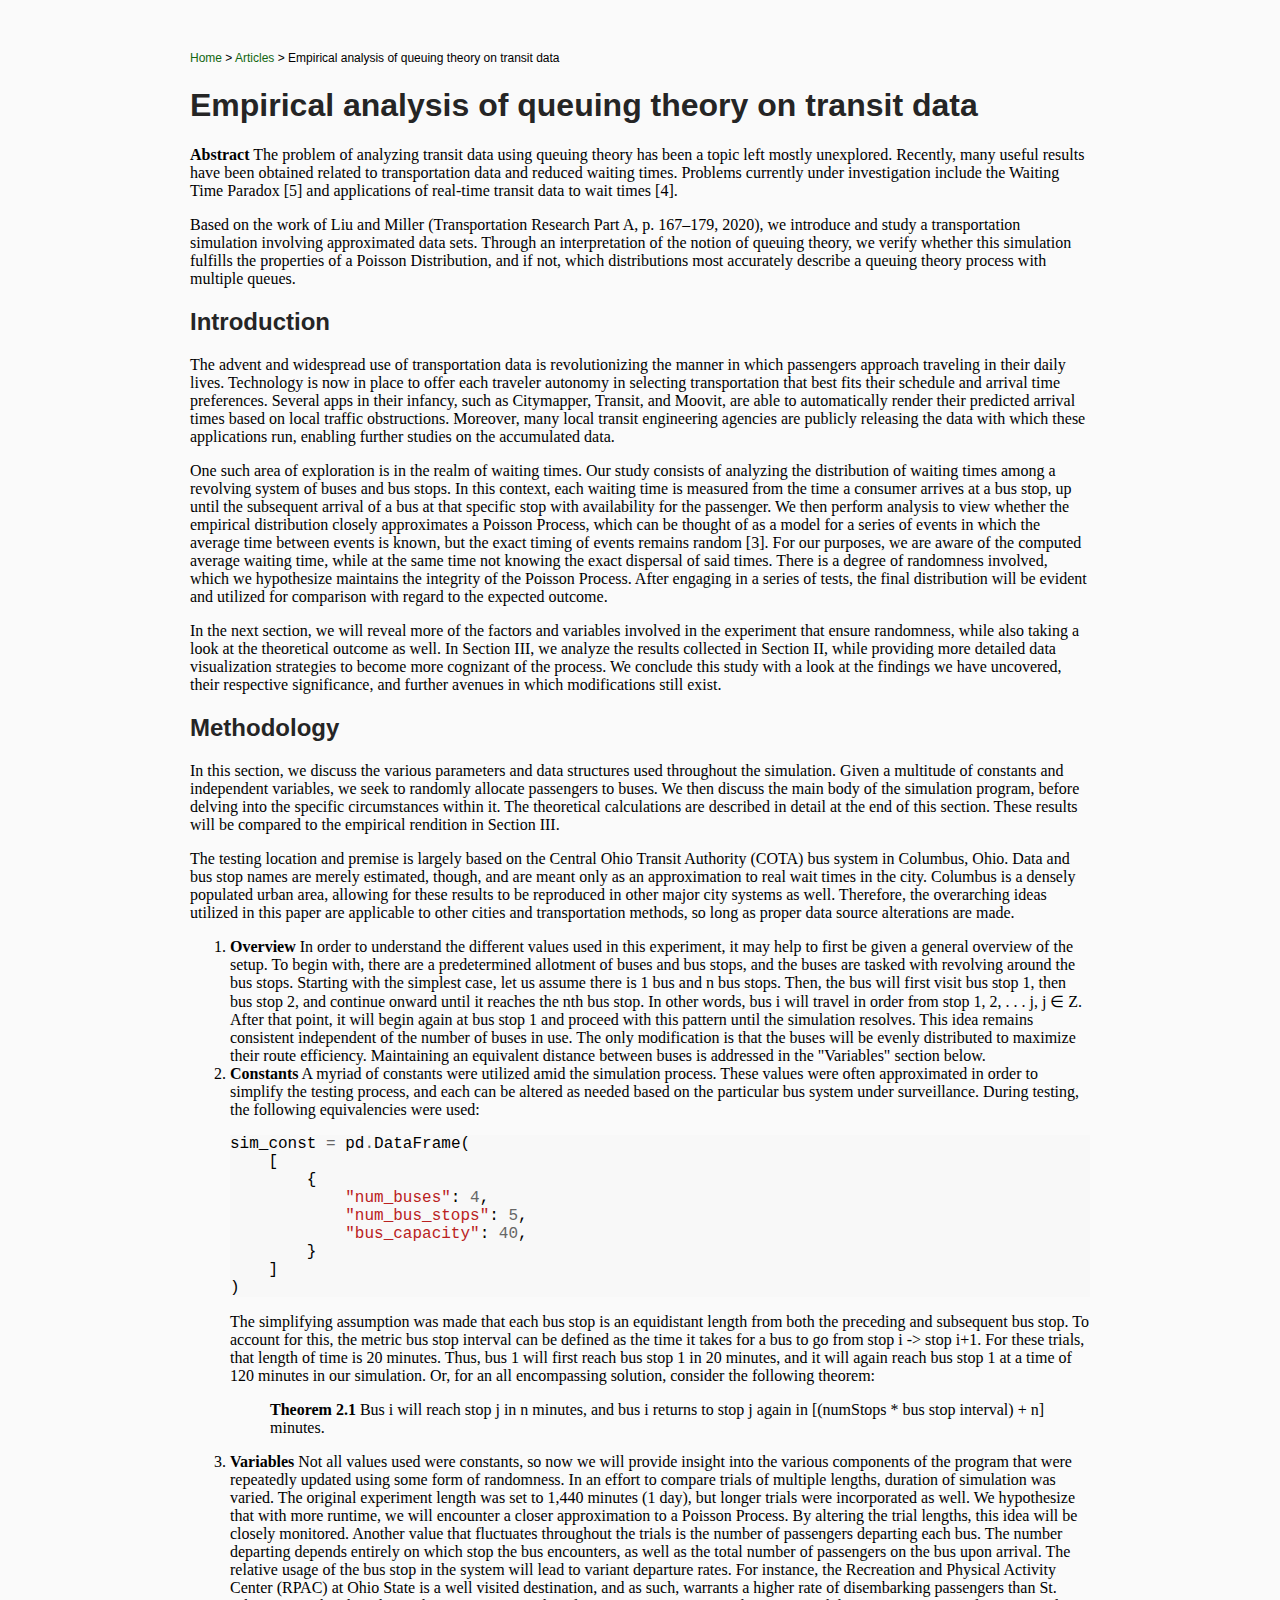
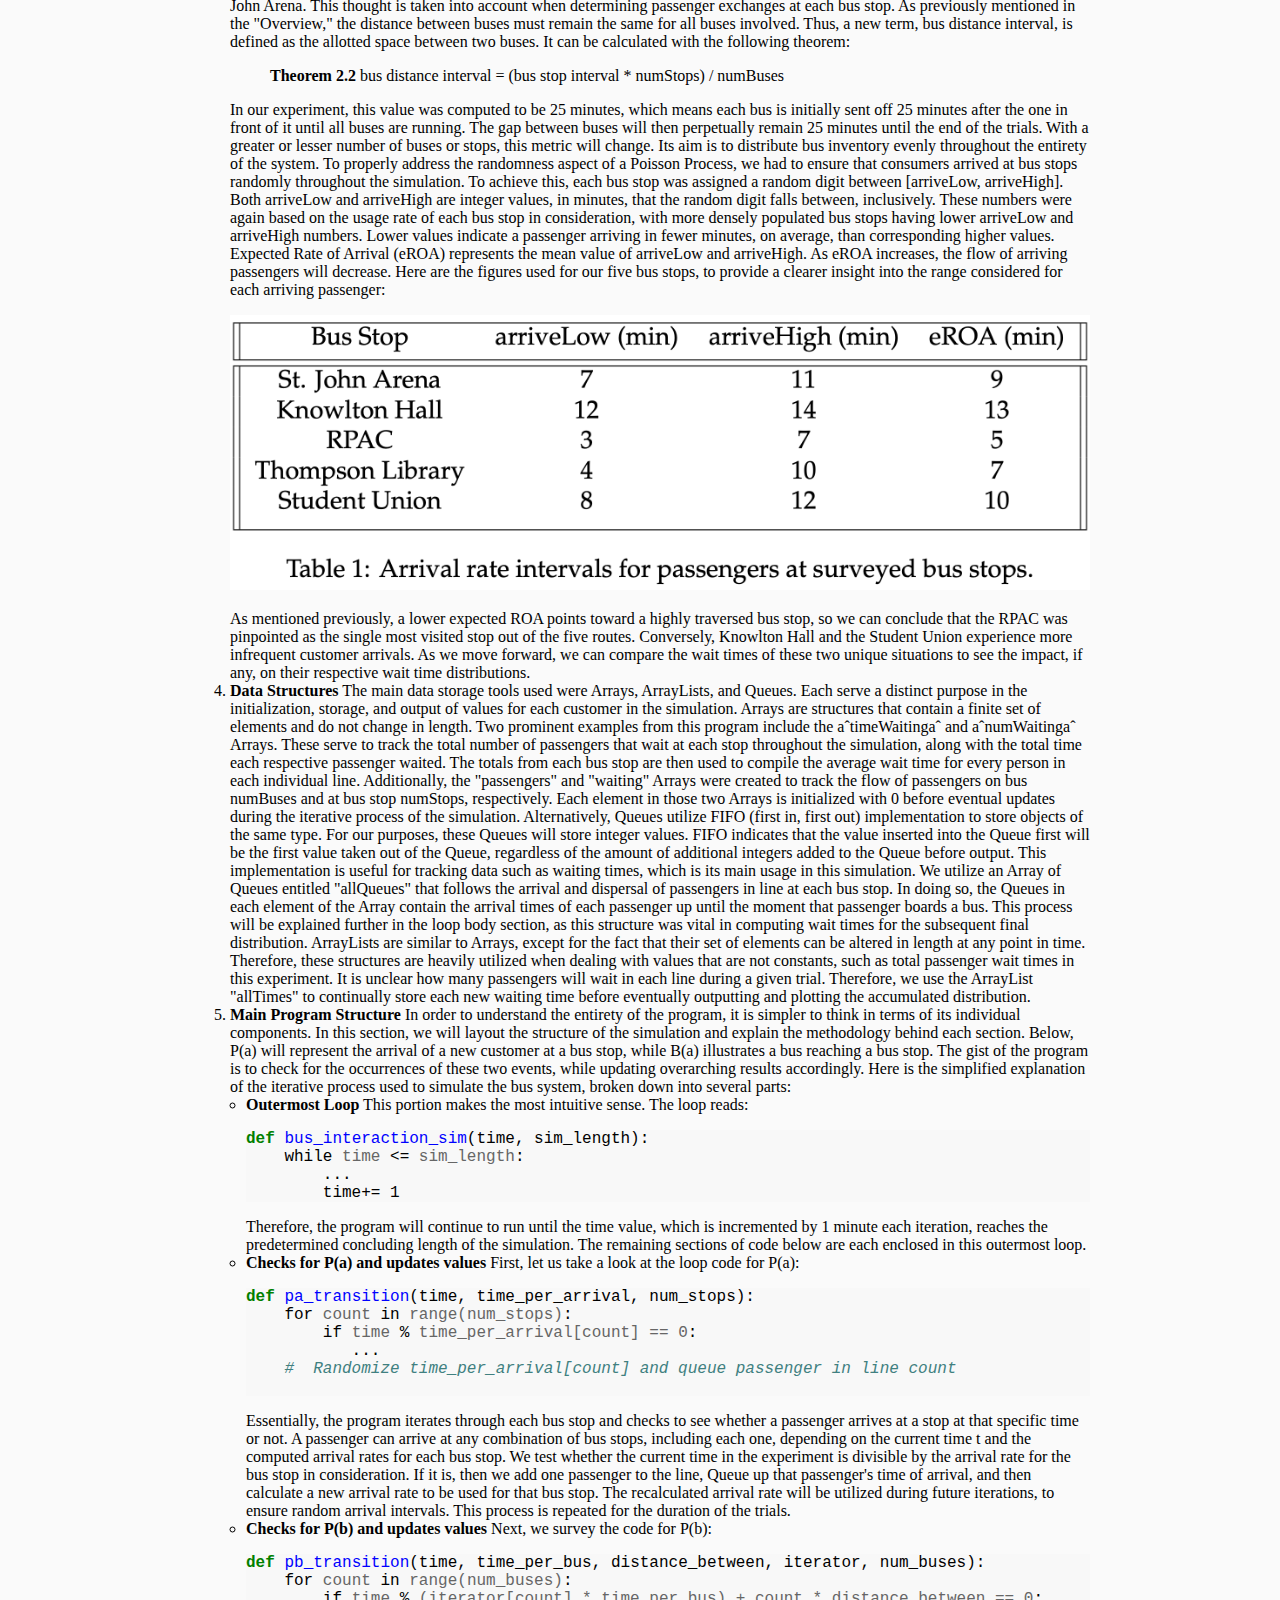
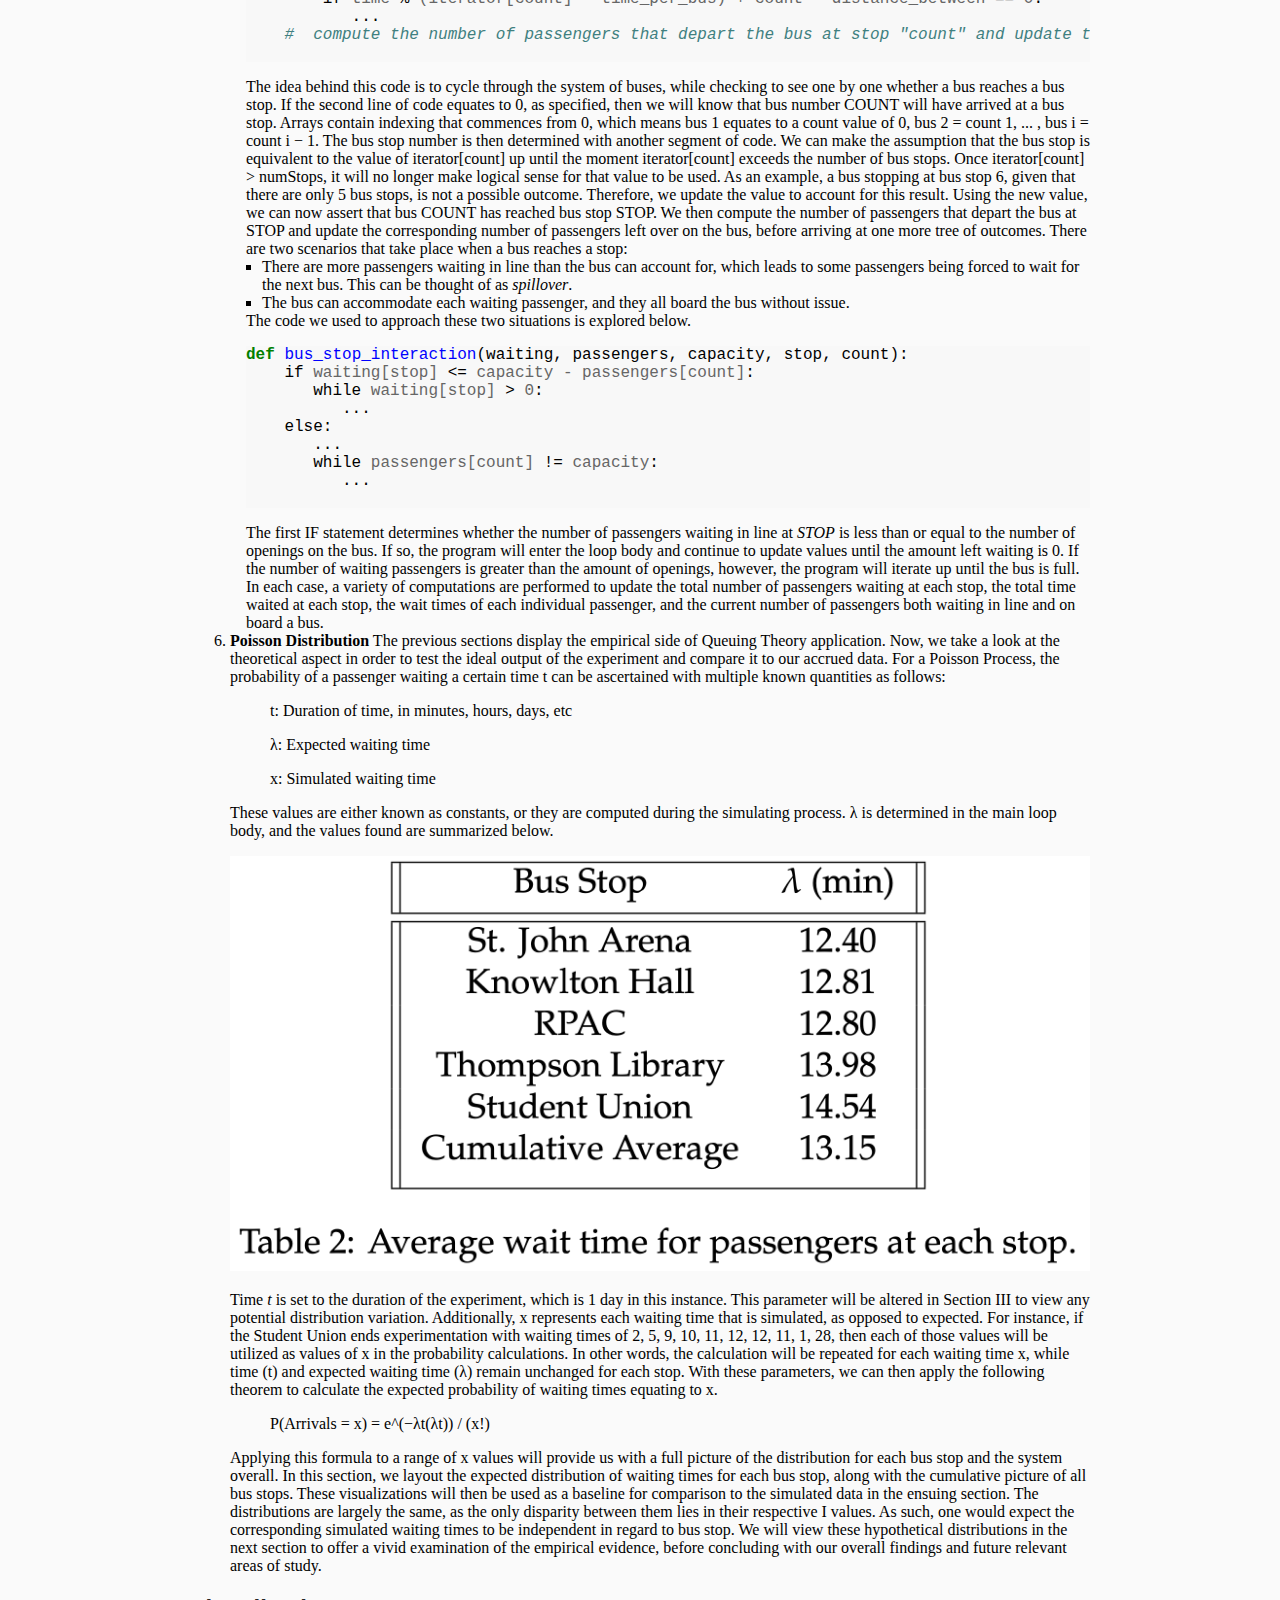
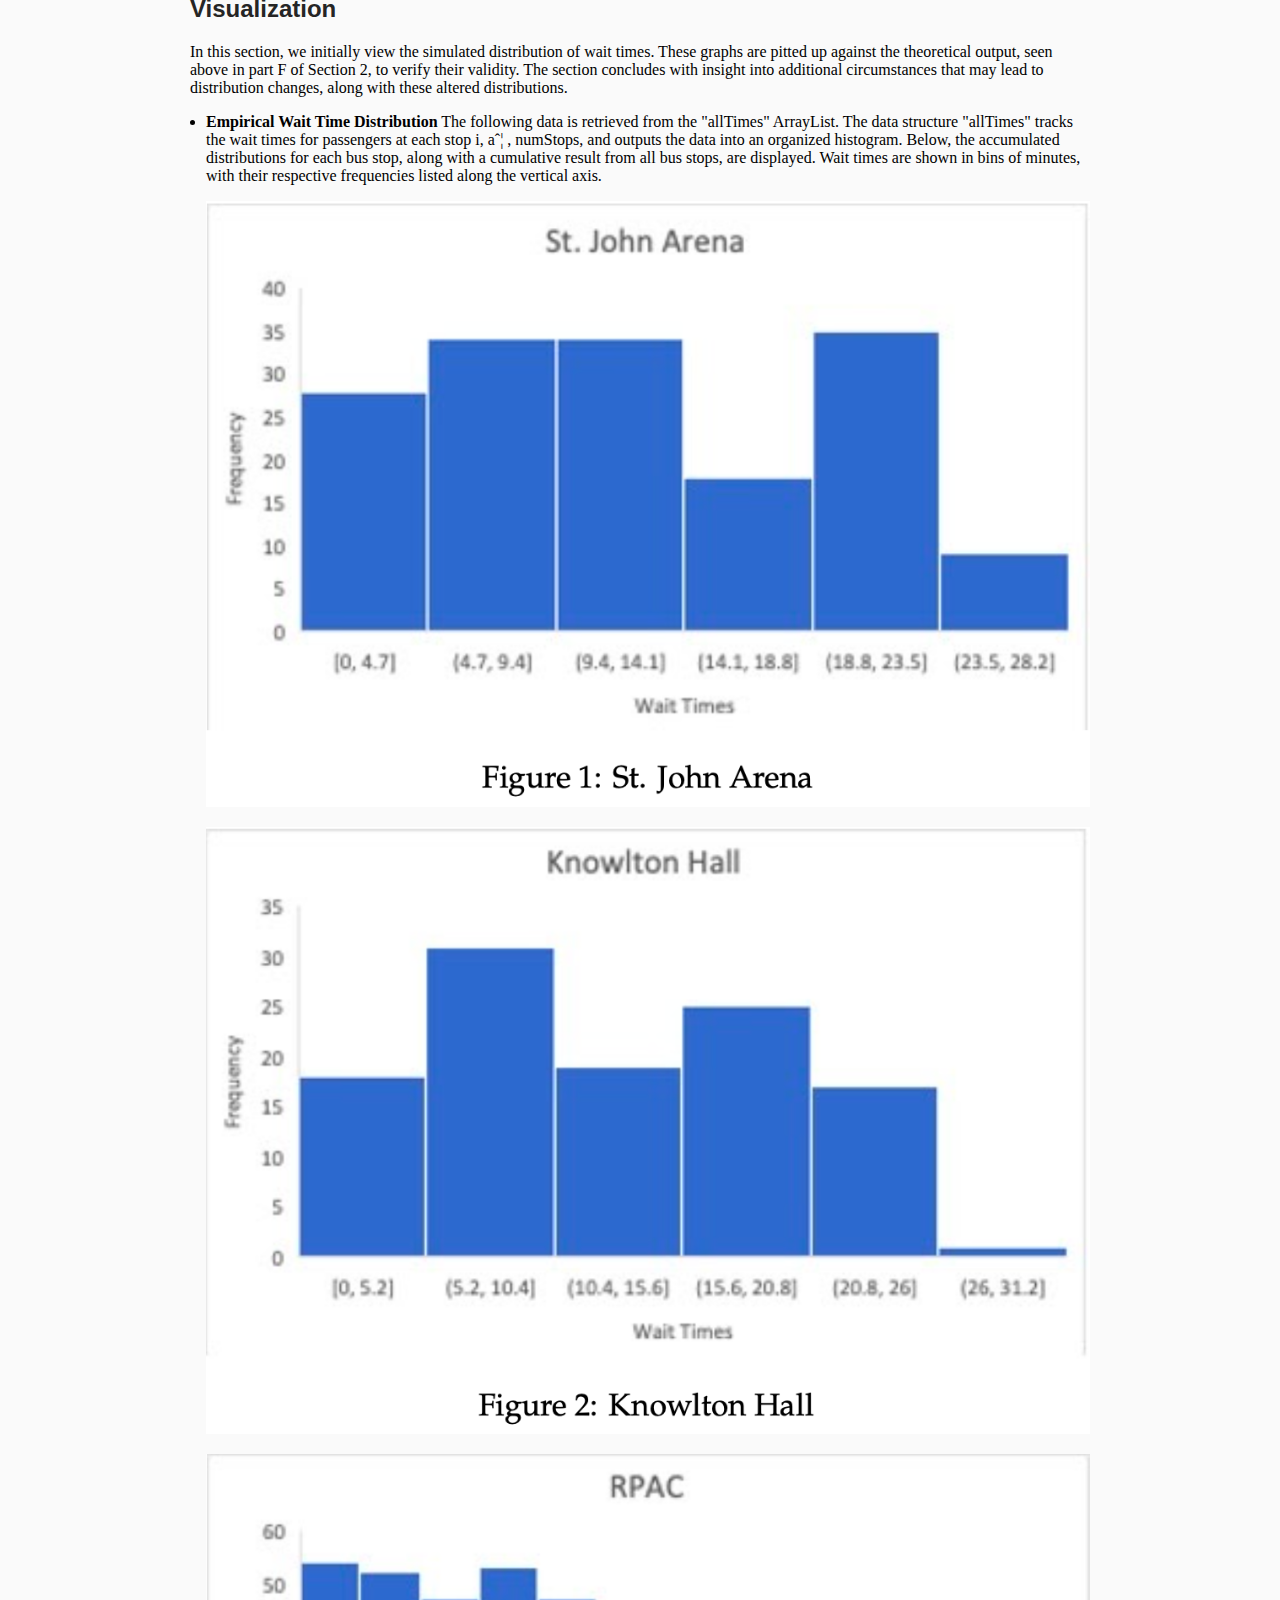
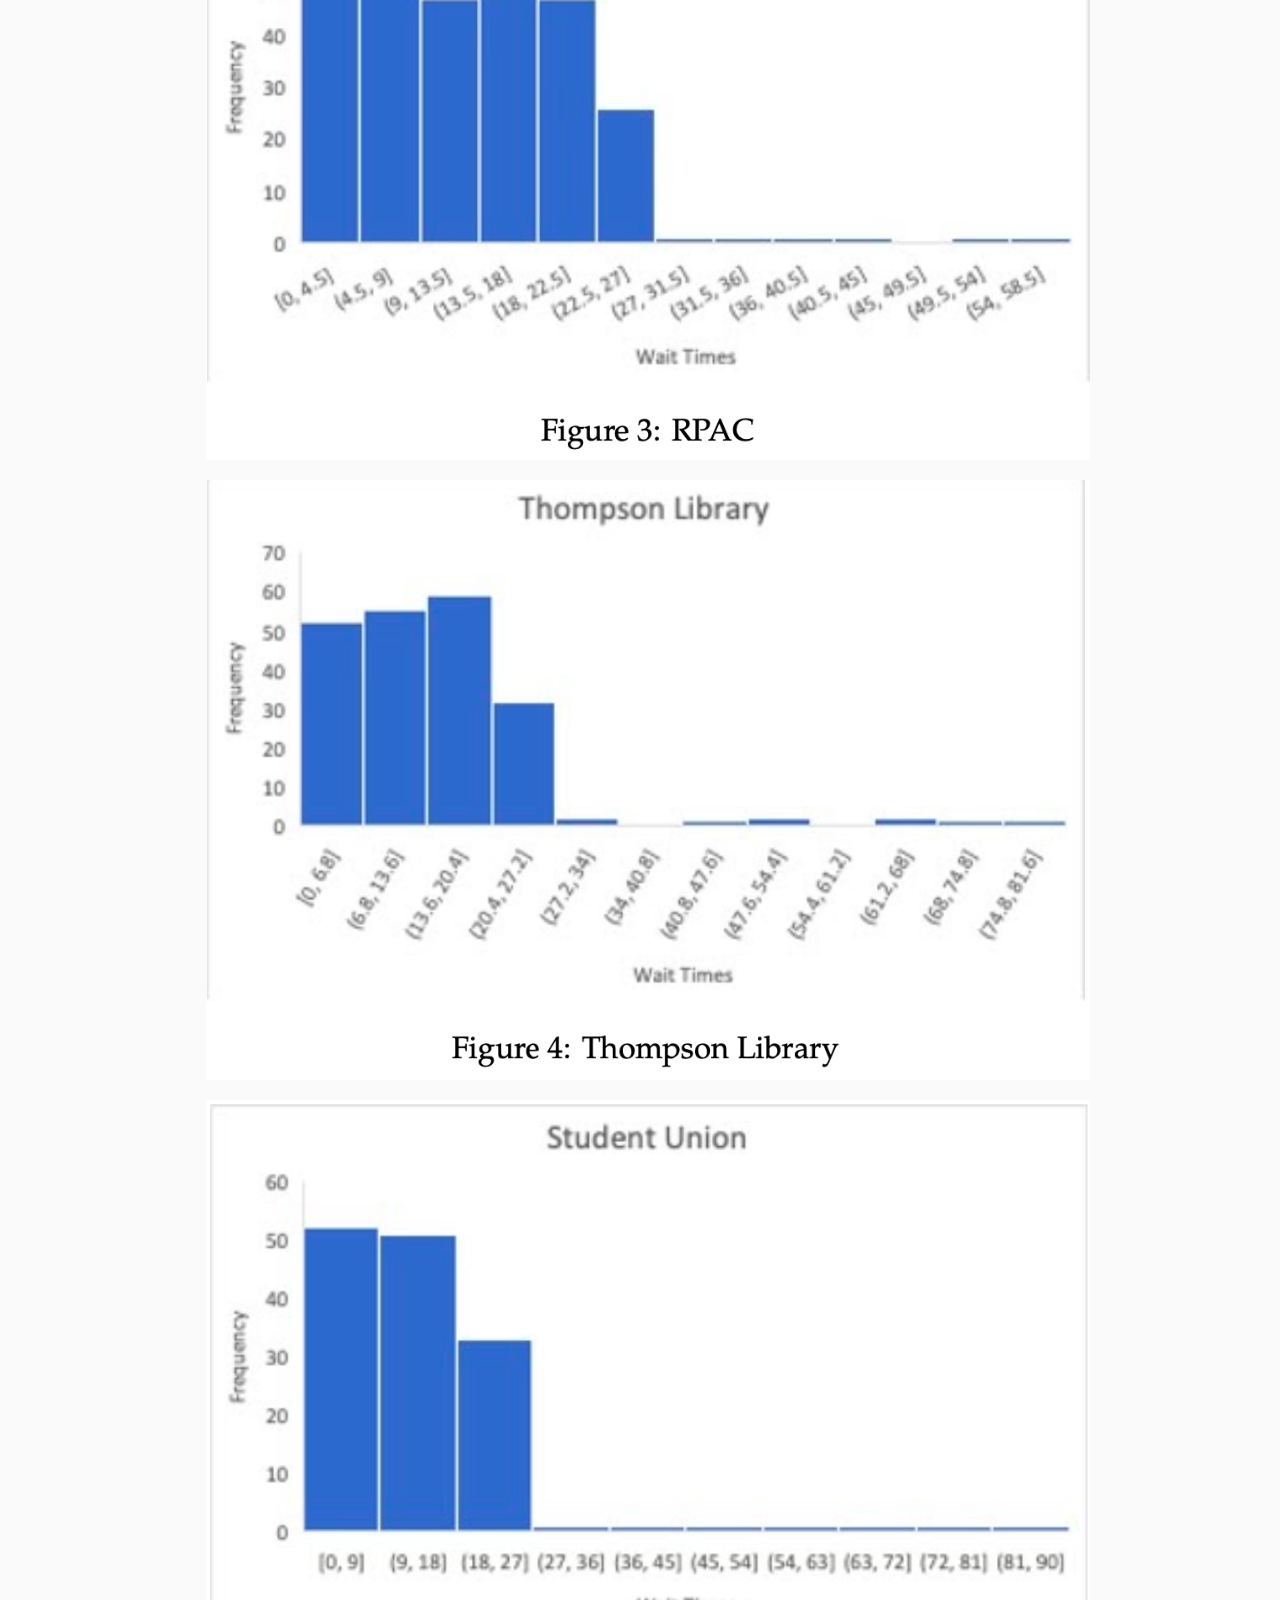
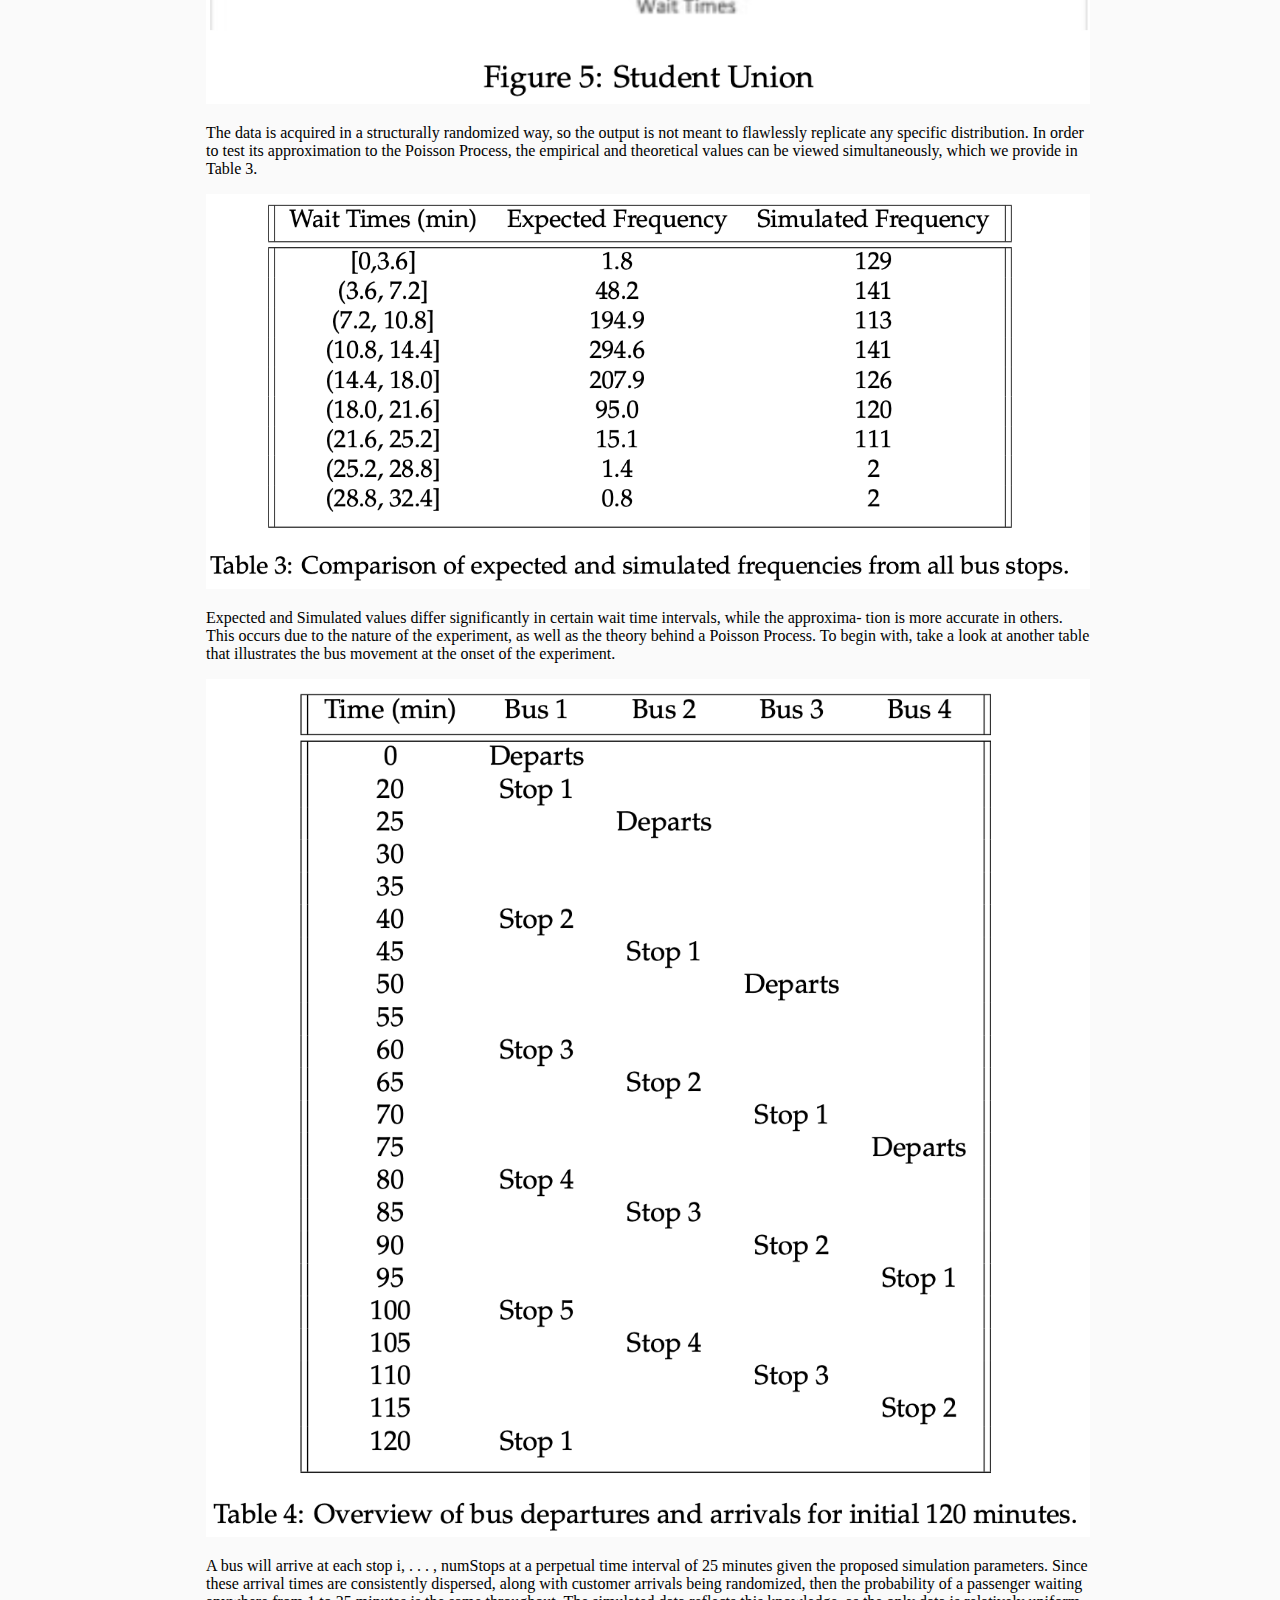
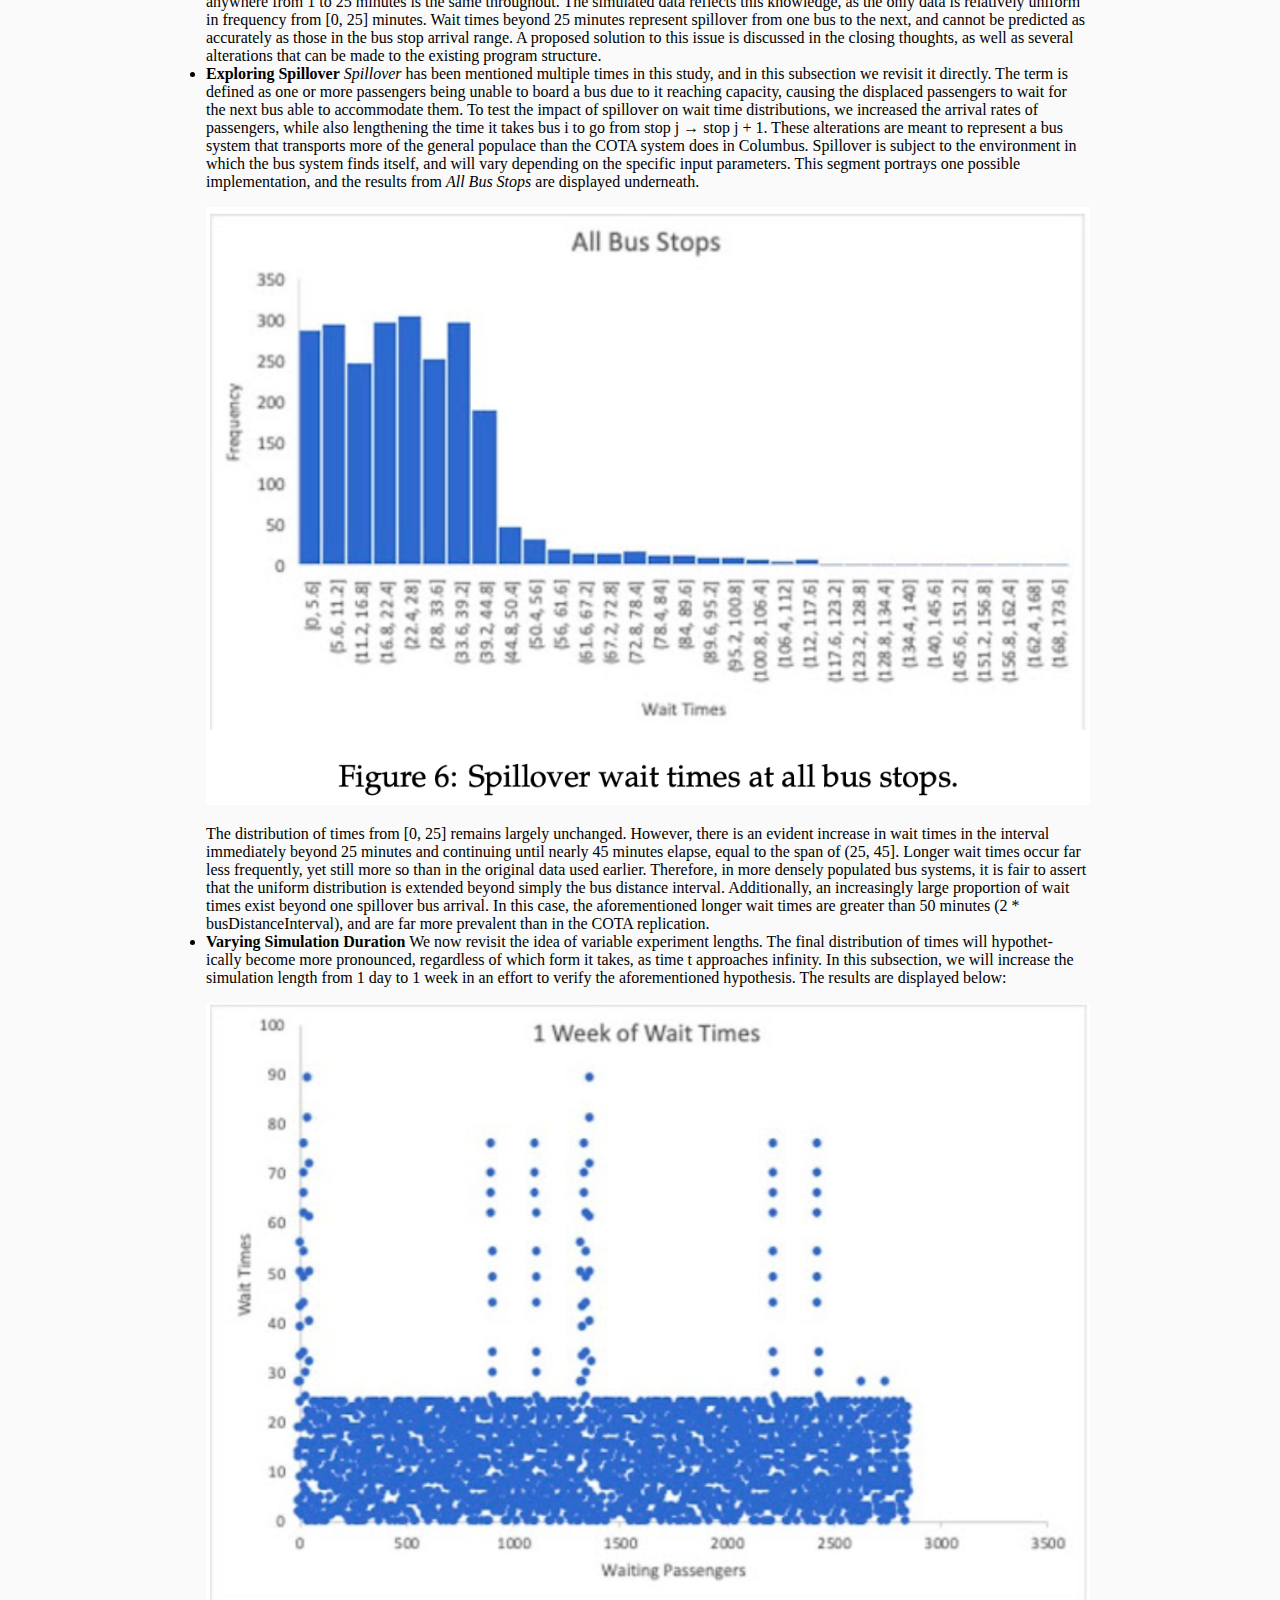
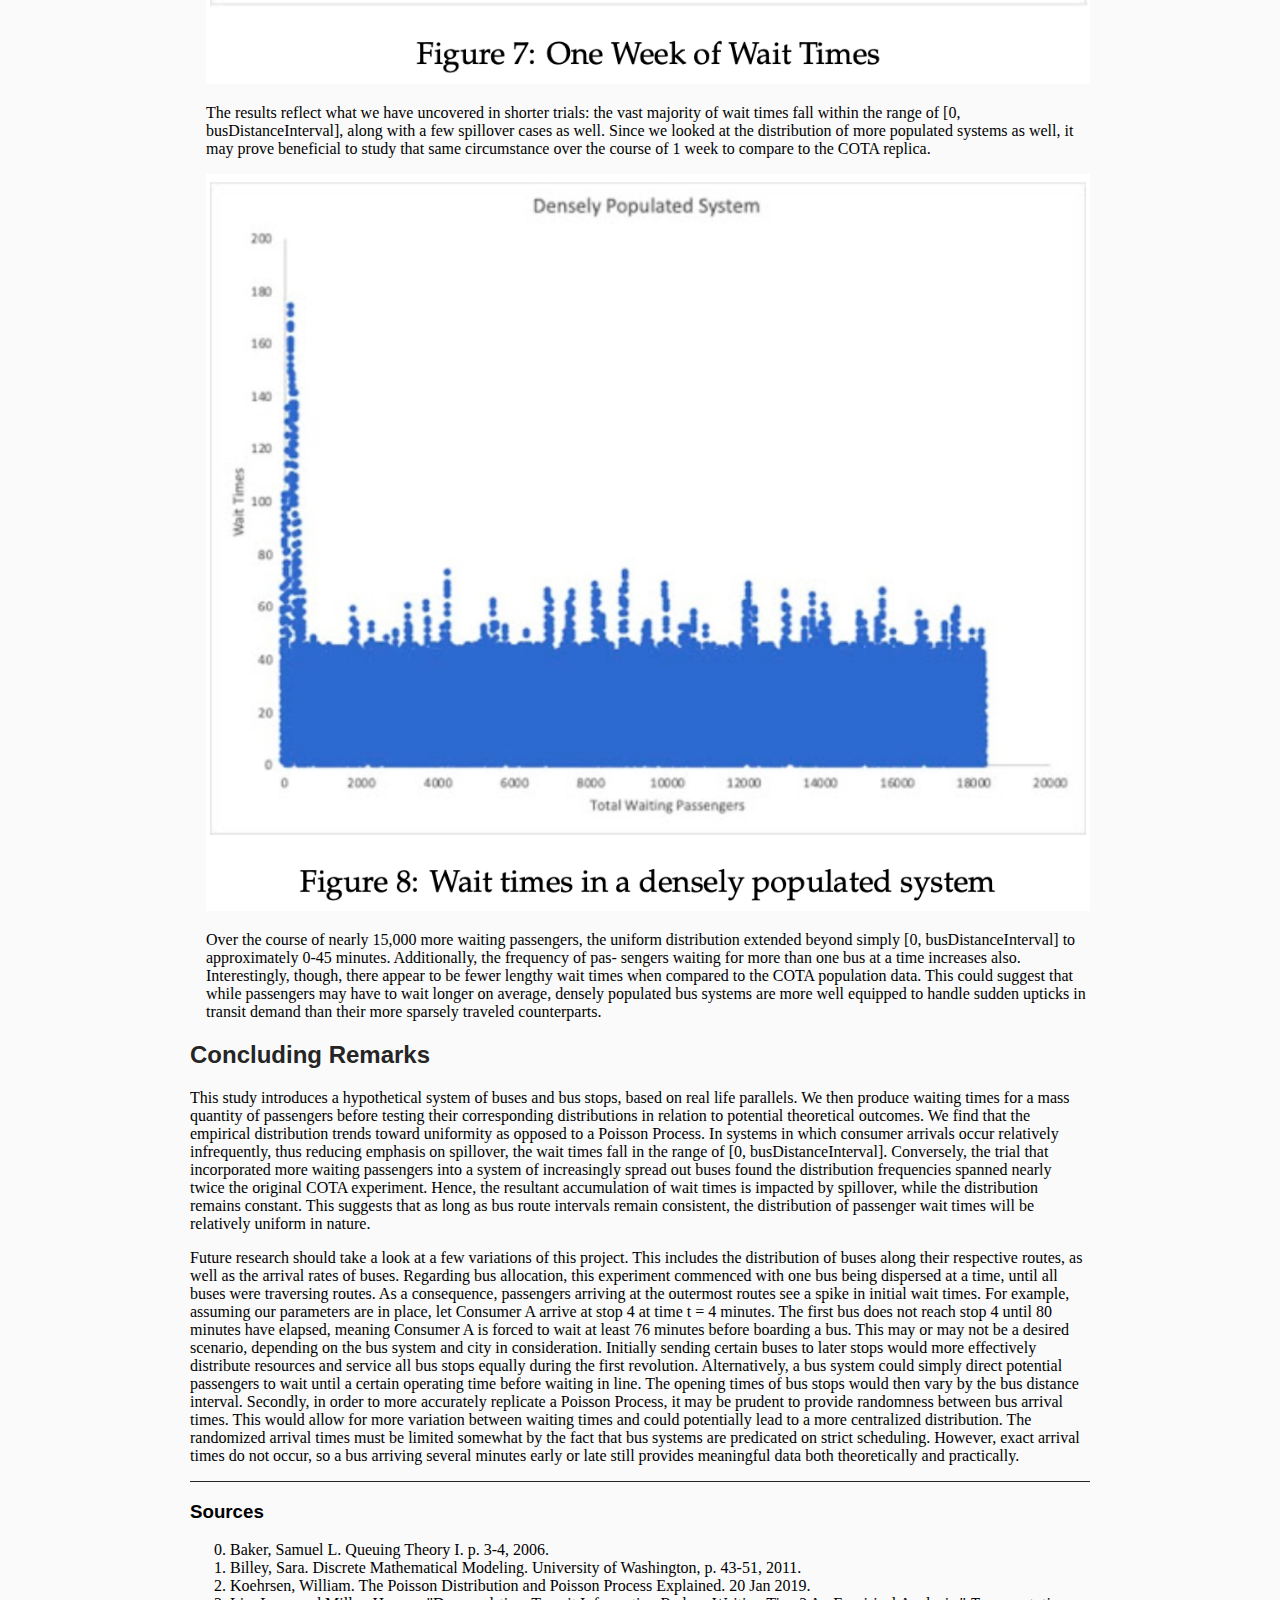
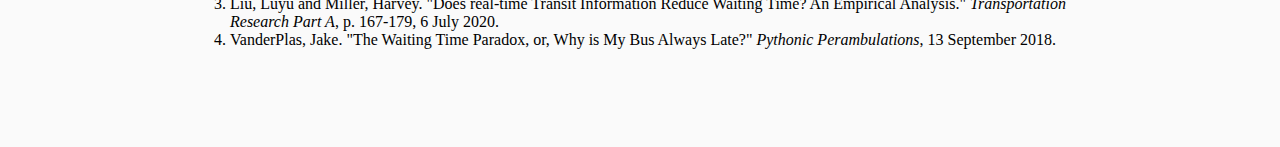
<file: articles/queuing-theory.html>
<!DOCTYPE html>
<html>
  <head>
    <link rel="icon" type="image/x-icon" href="/logo.ico">
    <link rel="stylesheet" href="../static/css/style.css">
    <link href="../static/css/code.css" rel="stylesheet" type="text/css">
    <title>Empirical analysis of queuing theory on transit data - Blake Whitman</title>
  </head>
  <body>
<span class="breadcrumb"><a href="../index.html">Home</a> &gt; <a href="https://blake-whitman.github.io/#articles">Articles</a> &gt; Empirical analysis of queuing theory on transit data</span>
<h1>Empirical analysis of queuing theory on transit data</h1>
<p><strong>Abstract</strong> The problem of analyzing transit data using queuing theory has been a topic left mostly unexplored. Recently, many useful results have been obtained related to transportation data and reduced waiting times. Problems currently under investigation include the Waiting Time Paradox [5] and applications of real-time transit data to wait times [4].</p>
<p>Based on the work of Liu and Miller (Transportation Research Part A, p. 167–179, 2020), we introduce and study a transportation simulation involving approximated data sets. Through an interpretation of the notion of queuing theory, we verify whether this simulation fulfills the properties of a Poisson Distribution, and if not, which distributions most accurately describe a queuing theory process with multiple queues.</p>
<h2>Introduction</h2>
<p>The advent and widespread use of transportation data is revolutionizing the manner in which passengers approach traveling in their daily lives. Technology is now in place to offer each traveler autonomy in selecting transportation that best fits their schedule and arrival time preferences. Several apps in their infancy, such as Citymapper, Transit, and Moovit, are able to automatically render their predicted arrival times based on local traffic obstructions. Moreover, many local transit engineering agencies are publicly releasing the data with which these applications run, enabling further studies on the accumulated data.</p>
<p>One such area of exploration is in the realm of waiting times. Our study consists of analyzing the distribution of waiting times among a revolving system of buses and bus stops. In this context, each waiting time is measured from the time a consumer arrives at a bus stop, up until the subsequent arrival of a bus at that specific stop with availability for the passenger. We then perform analysis to view whether the empirical distribution closely approximates a Poisson Process, which can be thought of as a model for a series of events in which the average time between events is known, but the exact timing of events remains random [3]. For our purposes, we are aware of the computed average waiting time, while at the same time not knowing the exact dispersal of said times. There is a degree of randomness involved, which we hypothesize maintains the integrity of the Poisson Process. After engaging in a series of tests, the final distribution will be evident and utilized for comparison with regard to the expected outcome.</p>
<p>In the next section, we will reveal more of the factors and variables involved in the experiment that ensure randomness, while also taking a look at the theoretical outcome as well. In Section III, we analyze the results collected in Section II, while providing more detailed data visualization strategies to become more cognizant of the process. We conclude this study with a look at the findings we have uncovered, their respective significance, and further avenues in which modifications still exist.</p>
<h2>Methodology</h2>
<p>In this section, we discuss the various parameters and data structures used throughout the simulation. Given a multitude of constants and independent variables, we seek to randomly allocate passengers to buses. We then discuss the main body of the simulation program, before delving into the specific circumstances within it. The theoretical calculations are described in detail at the end of this section. These results will be compared to the empirical rendition in Section III.</p>
<p>The testing location and premise is largely based on the Central Ohio Transit Authority (COTA) bus system in Columbus, Ohio. Data and bus stop names are merely estimated, though, and are meant only as an approximation to real wait times in the city. Columbus is a densely populated urban area, allowing for these results to be reproduced in other major city systems as well. Therefore, the overarching ideas utilized in this paper are applicable to other cities and transportation methods, so long as proper data source alterations are made.</p>
<ol>
<li><strong>Overview</strong> In order to understand the different values used in this experiment, it may help to first be given a general overview of the setup. To begin with, there are a predetermined allotment of buses and bus stops, and the buses are tasked with revolving around the bus stops. Starting with the simplest case, let us assume there is 1 bus and n bus stops. Then, the bus will first visit bus stop 1, then bus stop 2, and continue onward until it reaches the nth bus stop. In other words, bus i will travel in order from stop 1, 2, . . . j, j ∈ Z. After that point, it will begin again at bus stop 1 and proceed with this pattern until the simulation resolves. This idea remains consistent independent of the number of buses in use. The only modification is that the buses will be evenly distributed to maximize their route efficiency. Maintaining an equivalent distance between buses is addressed in the "Variables" section below.</li>
<li><strong>Constants</strong> A myriad of constants were utilized amid the simulation process. These values were often approximated in order to simplify the testing process, and each can be altered as needed based on the particular bus system under surveillance. During testing, the following equivalencies were used:

<div class="highlight"><pre><span></span><span class="n">sim_const</span> <span class="o">=</span> <span class="n">pd</span><span class="o">.</span><span class="n">DataFrame</span><span class="p">(</span>
    <span class="p">[</span>
        <span class="p">{</span>
            <span class="s2">&quot;num_buses&quot;</span><span class="p">:</span> <span class="mf">4</span><span class="p">,</span>
            <span class="s2">&quot;num_bus_stops&quot;</span><span class="p">:</span> <span class="mi">5</span><span class="p">,</span>
            <span class="s2">&quot;bus_capacity&quot;</span><span class="p">:</span> <span class="mf">40</span><span class="p">,</span>
        <span class="p">}</span>
    <span class="p">]</span>
<span class="p">)</span></div>
The simplifying assumption was made that each bus stop is an equidistant length from both the preceding and subsequent bus stop. To account for this, the metric bus stop interval can be defined as the time it takes for a bus to go from stop i -> stop i+1. For these trials, that length of time is 20 minutes. Thus, bus 1 will first reach bus stop 1 in 20 minutes, and it will again reach bus stop 1 at a time of 120 minutes in our simulation. Or, for an all encompassing solution, consider the following theorem:
<blockquote>
<p><strong>Theorem 2.1</strong> Bus i will reach stop j in n minutes, and bus i returns to stop j again in [(numStops * bus stop interval) + n] minutes.</p>
</blockquote>
</li>
<li><strong>Variables</strong> Not all values used were constants, so now we will provide insight into the various components of the program that were repeatedly updated using some form of randomness. In an effort to compare trials of multiple lengths, duration of simulation was varied. The original experiment length was set to 1,440 minutes (1 day), but longer trials were incorporated as well. We hypothesize that with more runtime, we will encounter a closer approximation to a Poisson Process. By altering the trial lengths, this idea will be closely monitored. Another value that fluctuates throughout the trials is the number of passengers departing each bus. The number departing depends entirely on which stop the bus encounters, as well as the total number of passengers on the bus upon arrival. The relative usage of the bus stop in the system will lead to variant departure rates. For instance, the Recreation and Physical Activity Center (RPAC) at Ohio State is a well visited destination, and as such, warrants a higher rate of disembarking passengers than St. John Arena. This thought is taken into account when determining passenger exchanges at each bus stop. As previously mentioned in the "Overview," the distance between buses must remain the same for all buses involved. Thus, a new term, bus distance interval, is defined as the allotted space between two buses. It can be calculated with the following theorem:
<blockquote>
<p><strong>Theorem 2.2</strong> bus distance interval = (bus stop interval * numStops) / numBuses</p>
</blockquote>
In our experiment, this value was computed to be 25 minutes, which means each bus is initially sent off 25 minutes after the one in front of it until all buses are running. The gap between buses will then perpetually remain 25 minutes until the end of the trials. With a greater or lesser number of buses or stops, this metric will change. Its aim is to distribute bus inventory evenly throughout the entirety of the system. To properly address the randomness aspect of a Poisson Process, we had to ensure that consumers arrived at bus stops randomly throughout the simulation. To achieve this, each bus stop was assigned a random digit between [arriveLow, arriveHigh]. Both arriveLow and arriveHigh are integer values, in minutes, that the random digit falls between, inclusively. These numbers were again based on the usage rate of each bus stop in consideration, with more densely populated bus stops having lower arriveLow and arriveHigh numbers. Lower values indicate a passenger arriving in fewer minutes, on average, than corresponding higher values. Expected Rate of Arrival (eROA) represents the mean value of arriveLow and arriveHigh. As eROA increases, the flow of arriving passengers will decrease. Here are the figures used for our five bus stops, to provide a clearer insight into the range considered for each arriving passenger:
<p><img src="/static/img/table-4.png"></p>  
As mentioned previously, a lower expected ROA points toward a highly traversed bus stop, so we can conclude that the RPAC was pinpointed as the single most visited stop out of the five routes. Conversely, Knowlton Hall and the Student Union experience more infrequent customer arrivals. As we move forward, we can compare the wait times of these two unique situations to see the impact, if any, on their respective wait time distributions.
</li>
<li><strong>Data Structures</strong> The main data storage tools used were Arrays, ArrayLists, and Queues. Each serve a distinct purpose in the initialization, storage, and output of values for each customer in the simulation. Arrays are structures that contain a finite set of elements and do not change in length. Two prominent examples from this program include the aˆtimeWaitingaˆ and aˆnumWaitingaˆ Arrays. These serve to track the total number of passengers that wait at each stop throughout the simulation, along with the total time each respective passenger waited. The totals from each bus stop are then used to compile the average wait time for every person in each individual line. Additionally, the "passengers" and "waiting" Arrays were created to track the flow of passengers on bus numBuses and at bus stop numStops, respectively. Each element in those two Arrays is initialized with 0 before eventual updates during the iterative process of the simulation. Alternatively, Queues utilize FIFO (first in, first out) implementation to store objects of the same type. For our purposes, these Queues will store integer values. FIFO indicates that the value inserted into the Queue first will be the first value taken out of the Queue, regardless of the amount of additional integers added to the Queue before output. This implementation is useful for tracking data such as waiting times, which is its main usage in this simulation. We utilize an Array of Queues entitled "allQueues" that follows the arrival and dispersal of passengers in line at each bus stop. In doing so, the Queues in each element of the Array contain the arrival times of each passenger up until the moment that passenger boards a bus. This process will be explained further in the loop body section, as this structure was vital in computing wait times for the subsequent final distribution. ArrayLists are similar to Arrays, except for the fact that their set of elements can be altered in length at any point in time. Therefore, these structures are heavily utilized when dealing with values that are not constants, such as total passenger wait times in this experiment. It is unclear how many passengers will wait in each line during a given trial. Therefore, we use the ArrayList "allTimes" to continually store each new waiting time before eventually outputting and plotting the accumulated distribution.</li>
<li><strong>Main Program Structure</strong> In order to understand the entirety of the program, it is simpler to think in terms of its individual components. In this section, we will layout the structure of the simulation and explain the methodology behind each section. Below, P(a) will represent the arrival of a new customer at a bus stop, while B(a) illustrates a bus reaching a bus stop. The gist of the program is to check for the occurrences of these two events, while updating overarching results accordingly. Here is the simplified explanation of the iterative process used to simulate the bus system, broken down into several parts:
  <ul>
    <li><strong>Outermost Loop</strong> This portion makes the most intuitive sense. The loop reads:
    <div class="highlight"><pre><span></span><span class="k">def</span> <span class="nf">bus_interaction_sim</span><span class="p">(</span><span class="n">time</span><span class="p">,</span> <span class="n">sim_length</span><span class="p">):</span>
    <span class="n">while</span> <span class="o">time</span> <span class="n"><=</span> <span class="o">sim_length</span><span class="n">:</span>
    <span class="p">    ...</span>
    <span class="p">    time</span><span class="n">+</span><span class="p">=</span> <span class="n">1</span>
</pre></div>
    Therefore, the program will continue to run until the time value, which is incremented by 1 minute each iteration, reaches the predetermined concluding length of the simulation. The remaining sections of code below are each enclosed in this outermost loop.
    </li>
    <li><strong>Checks for P(a) and updates values</strong> First, let us take a look at the loop code for P(a):
    <div class="highlight"><pre><span></span><span class="k">def</span> <span class="nf">pa_transition</span><span class="p">(</span><span class="n">time</span><span class="p">,</span> <span class="n">time_per_arrival</span><span class="p">,</span> <span class="n">num_stops</span><span class="p">):</span>
    <span class="n">for</span> <span class="o">count</span> <span class="n">in</span> <span class="o">range(num_stops)</span><span class="n">:</span>
    <span class="p">    if</span> <span class="o">time</span> <span class="n">%</span> <span class="o">time_per_arrival[count]</span> <span class="o">==</span> <span class="o">0</span><span class="n">:</span>
    <span class="p">       ...</span>
    <span class="c1">#  Randomize time_per_arrival[count] and queue passenger in line count</span>
    </pre></div>
    Essentially, the program iterates through each bus stop and checks to see whether a passenger arrives at a stop at that specific time or not. A passenger can arrive at any combination of bus stops, including each one, depending on the current time t and the computed arrival rates for each bus stop. We test whether the current time in the experiment is divisible by the arrival rate for the bus stop in consideration. If it is, then we add one passenger to the line, Queue up that passenger's time of arrival, and then calculate a new arrival rate to be used for that bus stop. The recalculated arrival rate will be utilized during future iterations, to ensure random arrival intervals. This process is repeated for the duration of the trials.
    </li>
    <li><strong>Checks for P(b) and updates values</strong> Next, we survey the code for P(b):
    <div class="highlight"><pre><span></span><span class="k">def</span> <span class="nf">pb_transition</span><span class="p">(</span><span class="n">time</span><span class="p">,</span> <span class="n">time_per_bus</span><span class="p">,</span> <span class="n">distance_between</span><span class="p">,</span> <span class="n">iterator</span><span class="p">,</span> <span class="n">num_buses</span><span class="p">):</span>
    <span class="n">for</span> <span class="o">count</span> <span class="n">in</span> <span class="o">range(num_buses)</span><span class="n">:</span>
    <span class="p">    if</span> <span class="o">time</span> <span class="n">%</span> <span class="o">(iterator[count]</span> <span class="o">* time_per_bus)</span> <span class="o">+</span> <span class="o">count</span> <span class="o">* distance_between</span> <span class="o">==</span> <span class="o">0</span><span class="n">:</span>
    <span class="p">       ...</span>
    <span class="c1">#  compute the number of passengers that depart the bus at stop "count" and update the corresponding number of passengers left on the bus</span>
    </pre></div>
    The idea behind this code is to cycle through the system of buses, while checking to see one by one whether a bus reaches a bus stop. If the second line of code equates to 0, as specified, then we will know that bus number COUNT will have arrived at a bus stop. Arrays contain indexing that commences from 0, which means bus 1 equates to a count value of 0, bus 2 = count 1, ... , bus i = count i − 1. The bus stop number is then determined with another segment of code. We can make the assumption that the bus stop is equivalent to the value of iterator[count] up until the moment iterator[count] exceeds the number of bus stops. Once iterator[count] > numStops, it will no longer make logical sense for that value to be used. As an example, a bus stopping at bus stop 6, given that there are only 5 bus stops, is not a possible outcome. Therefore, we update the value to account for this result.
Using the new value, we can now assert that bus COUNT has reached bus stop STOP. We then compute the number of passengers that depart the bus at STOP and update the corresponding number of passengers left over on the bus, before arriving at one more tree of outcomes. There are two scenarios that take place when a bus reaches a stop:
    <ul>
      <li>There are more passengers waiting in line than the bus can account for, which leads to some passengers being forced to wait for the next bus. This can be thought of as <em>spillover</em>.
      </li>
      <li>The bus can accommodate each waiting passenger, and they all board the bus without issue.
      </li>
    </ul>
    The code we used to approach these two situations is explored below.  
    <div class="highlight"><pre><span></span><span class="k">def</span> <span class="nf">bus_stop_interaction</span><span class="p">(</span><span class="n">waiting</span><span class="p">,</span> <span class="n">passengers</span><span class="p">,</span> <span class="n">capacity</span><span class="p">,</span> <span class="n">stop</span><span class="p">,</span> <span class="n">count</span><span class="p">):</span>
    <span class="n">if</span> <span class="o">waiting[stop]</span> <span class="n"><=</span> <span class="o">capacity - passengers[count]</span><span class="n">:</span>
    <span class="p">   while</span> <span class="o">waiting[stop]</span> <span class="n">></span> <span class="o">0</span><span class="n">:</span>
    <span class="p">      ...</span>
    <span class="p">else:</span>
    <span class="p">   ...</span>
    <span class="p">   while</span> <span class="o">passengers[count]</span> <span class="n">!=</span> <span class="o">capacity</span><span class="n">:</span>
    <span class="p">      ...</span>
    </pre></div>
    The first IF statement determines whether the number of passengers waiting in line at <em>STOP</em> is less than or equal to the number of openings on the bus. If so, the program will enter the loop body and continue to update values until the amount left waiting is 0. If the number of waiting passengers is greater than the amount of openings, however, the program will iterate up until the bus is full. In each case, a variety of computations are performed to update the total number of passengers waiting at each stop, the total time waited at each stop, the wait times of each individual passenger, and the current number of passengers both waiting in line and on board a bus.
    </li>
    </ul>
    <li><strong>Poisson Distribution</strong>
    The previous sections display the empirical side of Queuing Theory application. Now, we take a look at the theoretical aspect in order to test the ideal output of the experiment and compare it to our accrued data. For a Poisson Process, the probability of a passenger waiting a certain time t can be ascertained with multiple known quantities as follows:
    <blockquote>
    <p>t: Duration of time, in minutes, hours, days, etc</p>
    <p>λ: Expected waiting time</p>
    <p>x: Simulated waiting time</p>
    </blockquote>
    These values are either known as constants, or they are computed during the simulating process. λ is determined in the main loop body, and the values found are summarized below.
    <p><img src="/static/img/table-5.png"></p>  
    Time <em>t</em> is set to the duration of the experiment, which is 1 day in this instance. This parameter will be altered in Section III to view any potential distribution variation. Additionally, x represents each waiting time that is simulated, as opposed to expected. For instance, if the Student Union ends experimentation with waiting times of 2, 5, 9, 10, 11, 12, 12, 11, 1, 28, then each of those values will be utilized as values of x in the probability calculations. In other words, the calculation will be repeated for each waiting time x, while time (t) and expected waiting time (λ) remain unchanged for each stop. With these parameters, we can then apply the following theorem to calculate the expected probability of waiting times equating to x.
    <blockquote>
    <p>P(Arrivals = x) = e^(−λt(λt)) / (x!)</p>
    </blockquote>
    Applying this formula to a range of x values will provide us with a full picture of the distribution for each bus stop and the system overall. In this section, we layout the expected distribution of waiting times for each bus stop, along with the cumulative picture of all bus stops. These visualizations will then be used as a baseline for comparison to the simulated data in the ensuing section. The distributions are largely the same, as the only disparity between them lies in their respective I values.
As such, one would expect the corresponding simulated waiting times to be independent in regard to bus stop. We will view these hypothetical distributions in the next section to offer a vivid examination of the empirical evidence, before concluding with our overall findings and future relevant areas of study.
    </li>
</ol>
<h2>Visualization</h2>
<p>In this section, we initially view the simulated distribution of wait times. These graphs are pitted up against the theoretical output, seen above in part F of Section 2, to verify their validity. The section concludes with insight into additional circumstances that may lead to distribution changes, along with these altered distributions.</p>
<ul>
<li><strong>Empirical Wait Time Distribution</strong> The following data is retrieved from the "allTimes" ArrayList. The data structure "allTimes" tracks the wait times for passengers at each stop i, aˆ¦ , numStops, and outputs the data into an organized histogram. Below, the accumulated distributions for each bus stop, along with a cumulative result from all bus stops, are displayed. Wait times are shown in bins of minutes, with their respective frequencies listed along the vertical axis.
 <p><img src="/static/img/plot-4.png"></p>
 <p><img src="/static/img/plot-3.png"></p>
 <p><img src="/static/img/plot-5.png"></p>
 <p><img src="/static/img/plot-6.png"></p>
 <p><img src="/static/img/plot-7.png"></p>
 The data is acquired in a structurally randomized way, so the output is not meant to flawlessly replicate any specific distribution. In order to test its approximation to the Poisson Process, the empirical and theoretical values can be viewed simultaneously, which we provide in Table 3.
 <p><img src="/static/img/table-1.png"></p>
  Expected and Simulated values differ significantly in certain wait time intervals, while the approxima- tion is more accurate in others. This occurs due to the nature of the experiment, as well as the theory behind a Poisson Process. To begin with, take a look at another table that illustrates the bus movement at the onset of the experiment.
  <p><img src="/static/img/table-3.png"></p>
  A bus will arrive at each stop i, . . . , numStops at a perpetual time interval of 25 minutes given the proposed simulation parameters. Since these arrival times are consistently dispersed, along with customer arrivals being randomized, then the probability of a passenger waiting anywhere from 1 to 25 minutes is the same throughout. The simulated data reflects this knowledge, as the only data is relatively uniform in frequency from [0, 25] minutes. Wait times beyond 25 minutes represent spillover from one bus to the next, and cannot be predicted as accurately as those in the bus stop arrival range. A proposed solution to this issue is discussed in the closing thoughts, as well as several alterations that can be made to the existing program structure.</li>
  <li><strong>Exploring Spillover</strong> <em>Spillover</em> has been mentioned multiple times in this study, and in this subsection we revisit it directly. The term is defined as one or more passengers being unable to board a bus due to it reaching capacity, causing the displaced passengers to wait for the next bus able to accommodate them. To test the impact of spillover on wait time distributions, we increased the arrival rates of passengers, while also lengthening the time it takes bus i to go from stop j → stop j + 1. These alterations are meant to represent a bus system that transports more of the general populace than the COTA system does in Columbus. Spillover is subject to the environment in which the bus system finds itself, and will vary depending on the specific input parameters. This segment portrays one possible implementation, and the results from <em>All Bus Stops</em> are displayed underneath.
    <p><img src="/static/img/plot-1.png"></p>
     The distribution of times from [0, 25] remains largely unchanged. However, there is an evident increase in wait times in the interval immediately beyond 25 minutes and continuing until nearly 45 minutes elapse, equal to the span of (25, 45]. Longer wait times occur far less frequently, yet still more so than in the original data used earlier. Therefore, in more densely populated bus systems, it is fair to assert that the uniform distribution is extended beyond simply the bus distance interval. Additionally, an increasingly large proportion of wait times exist beyond one spillover bus arrival. In this case, the aforementioned longer wait times are greater than 50 minutes (2 * busDistanceInterval), and are far more prevalent than in the COTA replication.</li>
  <li><strong>Varying Simulation Duration</strong> We now revisit the idea of variable experiment lengths. The final distribution of times will hypothet- ically become more pronounced, regardless of which form it takes, as time t approaches infinity. In this subsection, we will increase the simulation length from 1 day to 1 week in an effort to verify the aforementioned hypothesis. The results are displayed below:
    <p><img src="/static/img/table-2.png"></p>
     The results reflect what we have uncovered in shorter trials: the vast majority of wait times fall within the range of [0, busDistanceInterval], along with a few spillover cases as well. Since we looked at the distribution of more populated systems as well, it may prove beneficial to study that same circumstance over the course of 1 week to compare to the COTA replica. 
    <p><img src="/static/img/plot-2.png"></p>
    Over the course of nearly 15,000 more waiting passengers, the uniform distribution extended beyond simply [0, busDistanceInterval] to approximately 0-45 minutes. Additionally, the frequency of pas- sengers waiting for more than one bus at a time increases also. Interestingly, though, there appear to be fewer lengthy wait times when compared to the COTA population data. This could suggest that while passengers may have to wait longer on average, densely populated bus systems are more well equipped to handle sudden upticks in transit demand than their more sparsely traveled counterparts.</li>
</ul>
<h2>Concluding Remarks</h2>
<p>This study introduces a hypothetical system of buses and bus stops, based on real life parallels. We then produce waiting times for a mass quantity of passengers before testing their corresponding distributions in relation to potential theoretical outcomes. We find that the empirical distribution trends toward uniformity as opposed to a Poisson Process. In systems in which consumer arrivals occur relatively infrequently, thus reducing emphasis on spillover, the wait times fall in the range of [0, busDistanceInterval]. Conversely, the trial that incorporated more waiting passengers into a system of increasingly spread out buses found the distribution frequencies spanned nearly twice the original COTA experiment. Hence, the resultant accumulation of wait times is impacted by spillover, while the distribution remains constant. This suggests that as long as bus route intervals remain consistent, the distribution of passenger wait times will be relatively uniform in nature.</p>
<p>Future research should take a look at a few variations of this project. This includes the distribution of buses along their respective routes, as well as the arrival rates of buses. Regarding bus allocation, this experiment commenced with one bus being dispersed at a time, until all buses were traversing routes. As a consequence, passengers arriving at the outermost routes see a spike in initial wait times. For example, assuming our parameters are in place, let Consumer A arrive at stop 4 at time t = 4 minutes. The first bus does not reach stop 4 until 80 minutes have elapsed, meaning Consumer A is forced to wait at least 76 minutes before boarding a bus. This may or may not be a desired scenario, depending on the bus system and city in consideration. Initially sending certain buses to later stops would more effectively distribute resources and service all bus stops equally during the first revolution. Alternatively, a bus system could simply direct potential passengers to wait until a certain operating time before waiting in line. The opening times of
bus stops would then vary by the bus distance interval. Secondly, in order to more accurately replicate a Poisson Process, it may be prudent to provide randomness between bus arrival times. This would allow for more variation between waiting times and could potentially lead to a more centralized distribution. The randomized arrival times must be limited somewhat by the fact that bus systems are predicated on strict scheduling. However, exact arrival times do not occur, so a bus arriving several minutes early or late still provides meaningful data both theoretically and practically.</p>    
<hr />
<h3>Sources</h3>
<ol start="0">
<li id="fn0">Baker, Samuel L. Queuing Theory I. p. 3-4, 2006.</li>
<li id="fn1">Billey, Sara. Discrete Mathematical Modeling. University of Washington, p. 43-51, 2011.</li>
<li id="fn2">Koehrsen, William. The Poisson Distribution and Poisson Process Explained. 20 Jan 2019.</li>
<li id="fn3">Liu, Luyu and Miller, Harvey. "Does real-time Transit Information Reduce Waiting Time? An Empirical Analysis." <em>Transportation Research Part A</em>, p. 167-179, 6 July 2020.</li>
<li id="fn4">VanderPlas, Jake. "The Waiting Time Paradox, or, Why is My Bus Always Late?" <em>Pythonic Perambulations</em>, 13 September 2018.</li>
</ol>
  </body>
</html>
</file>
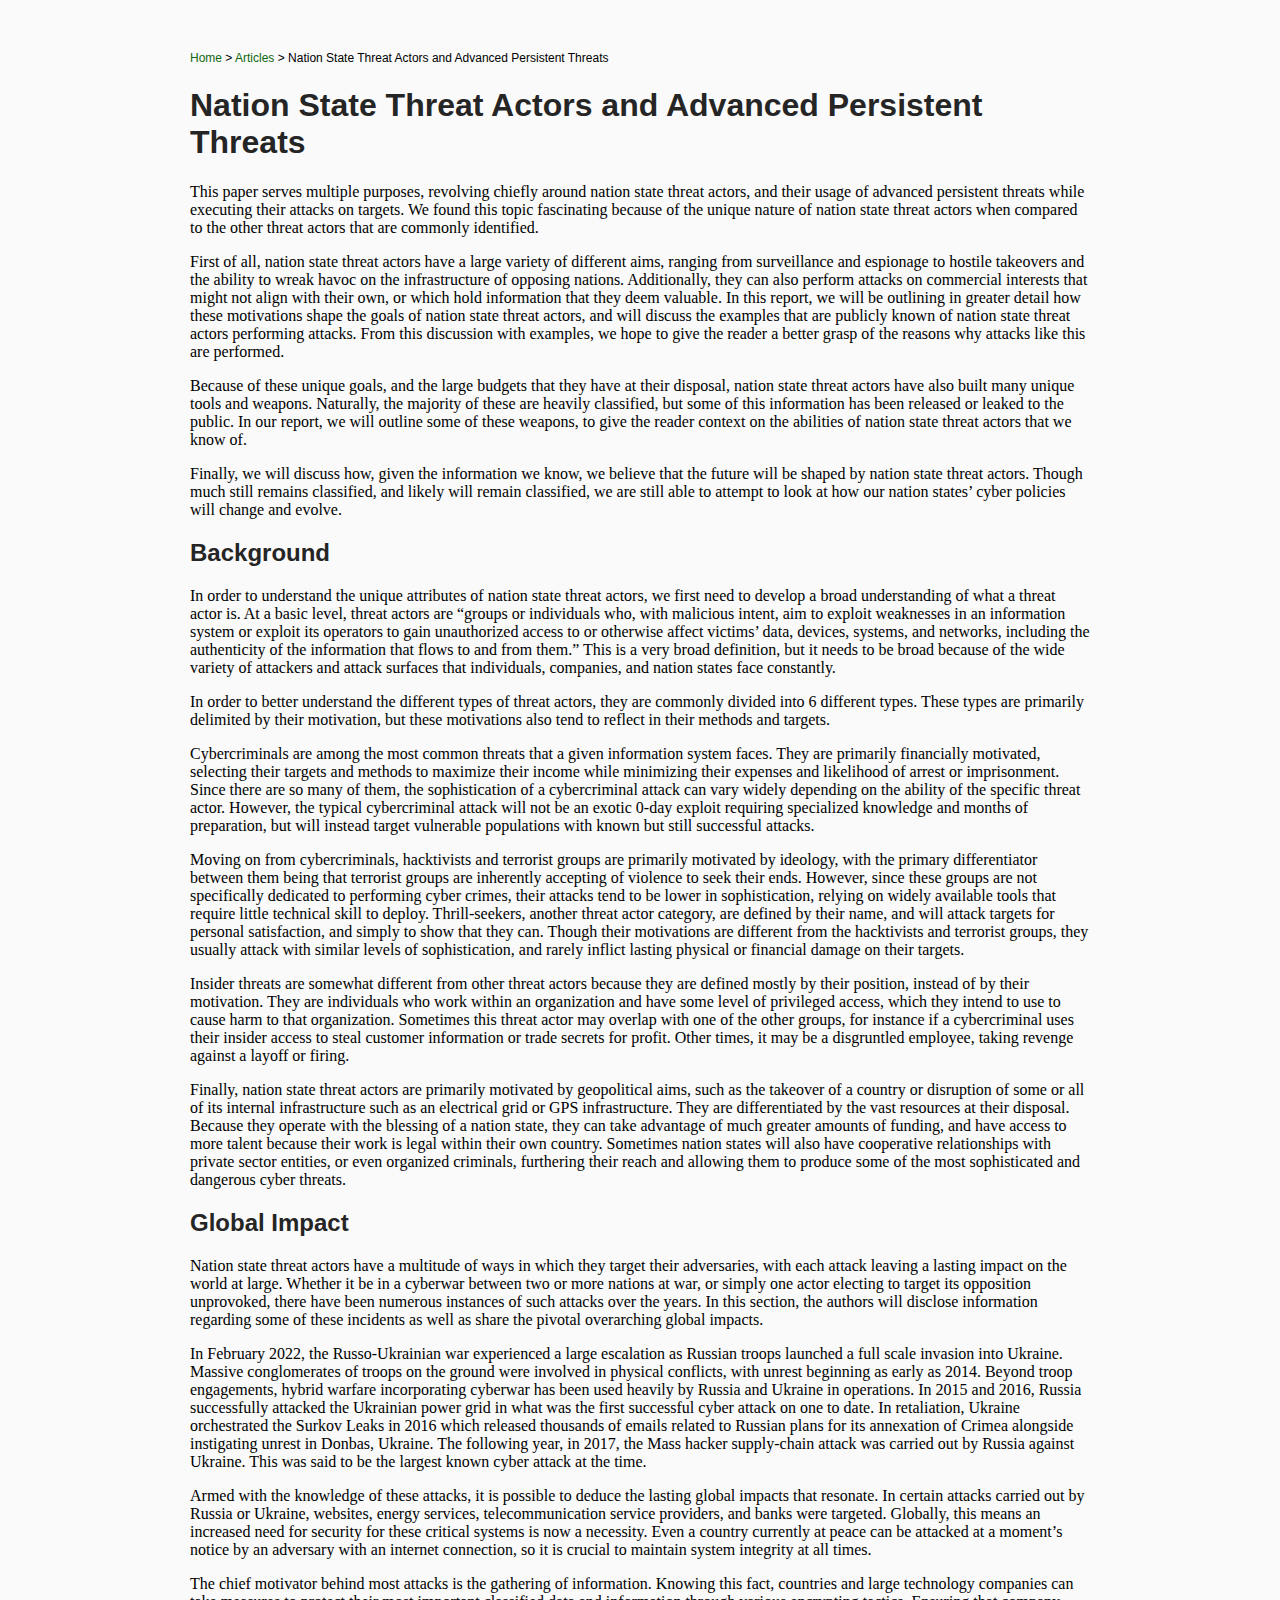
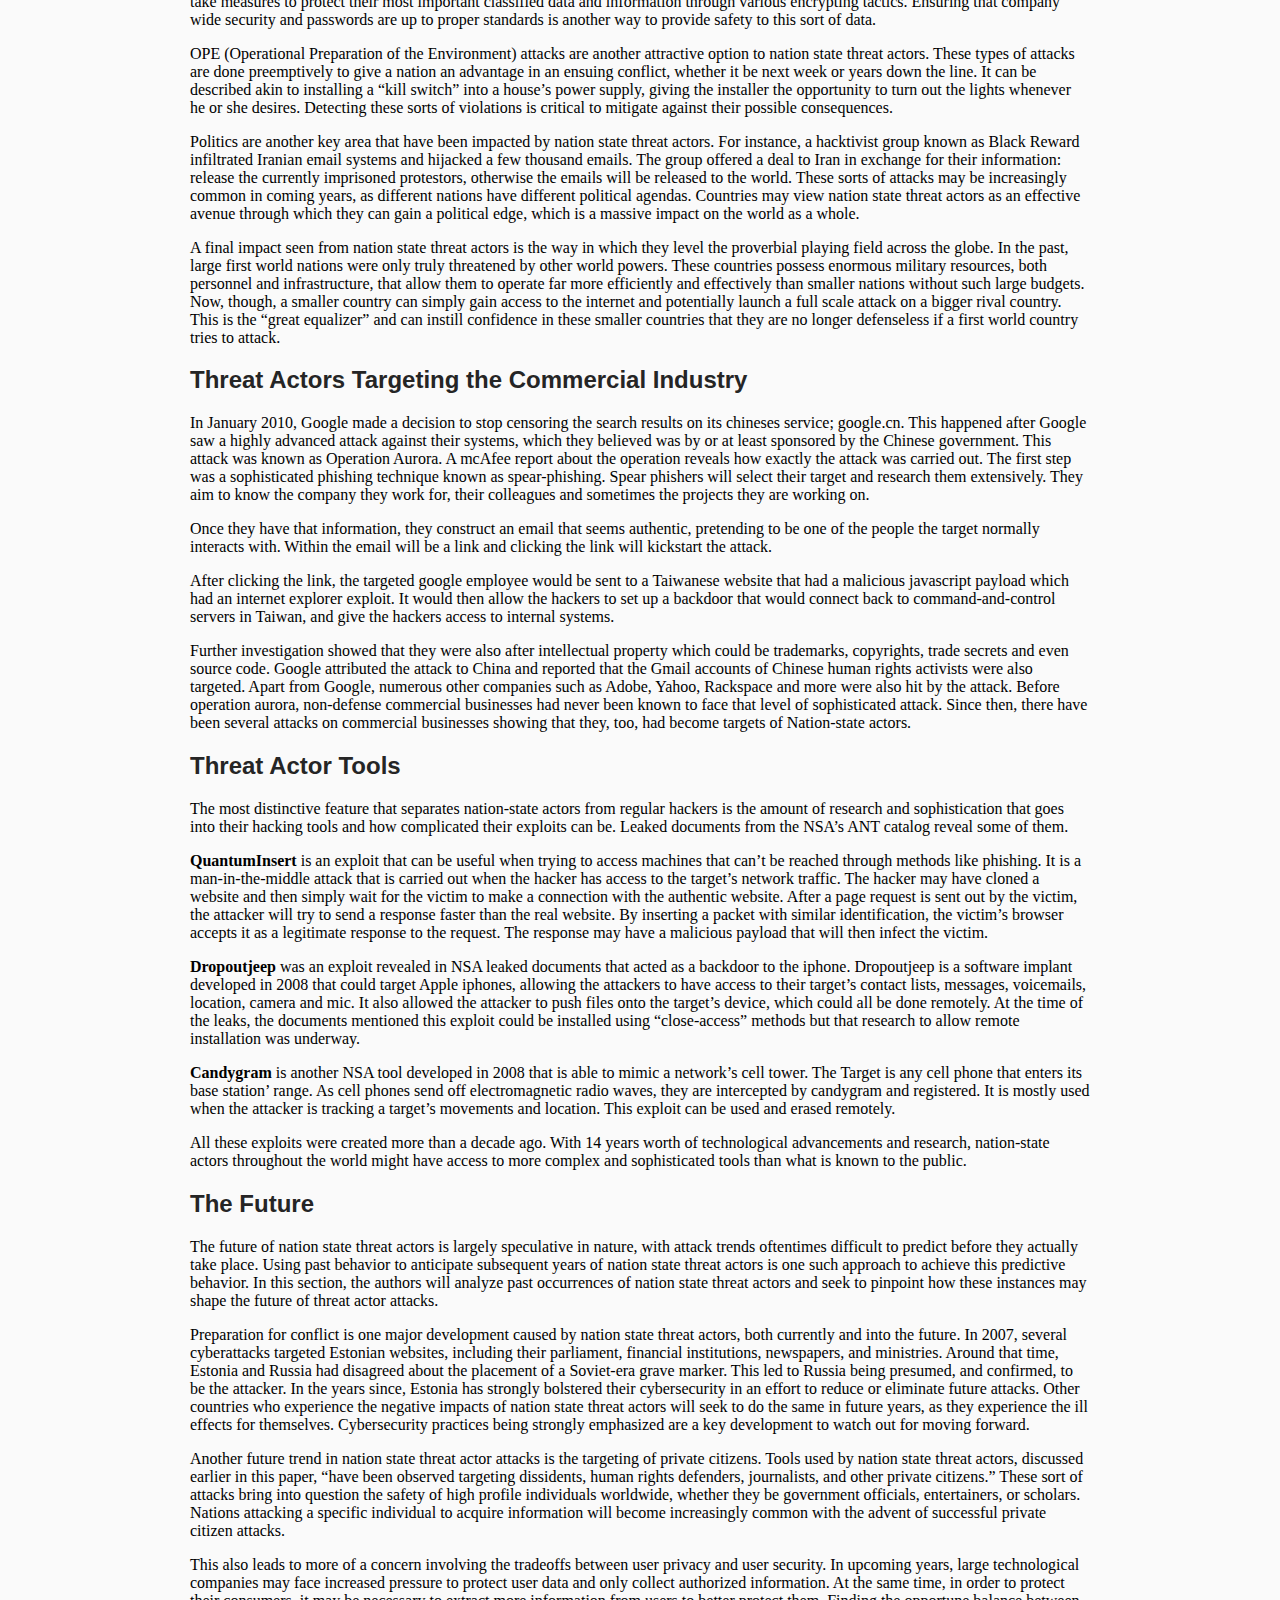
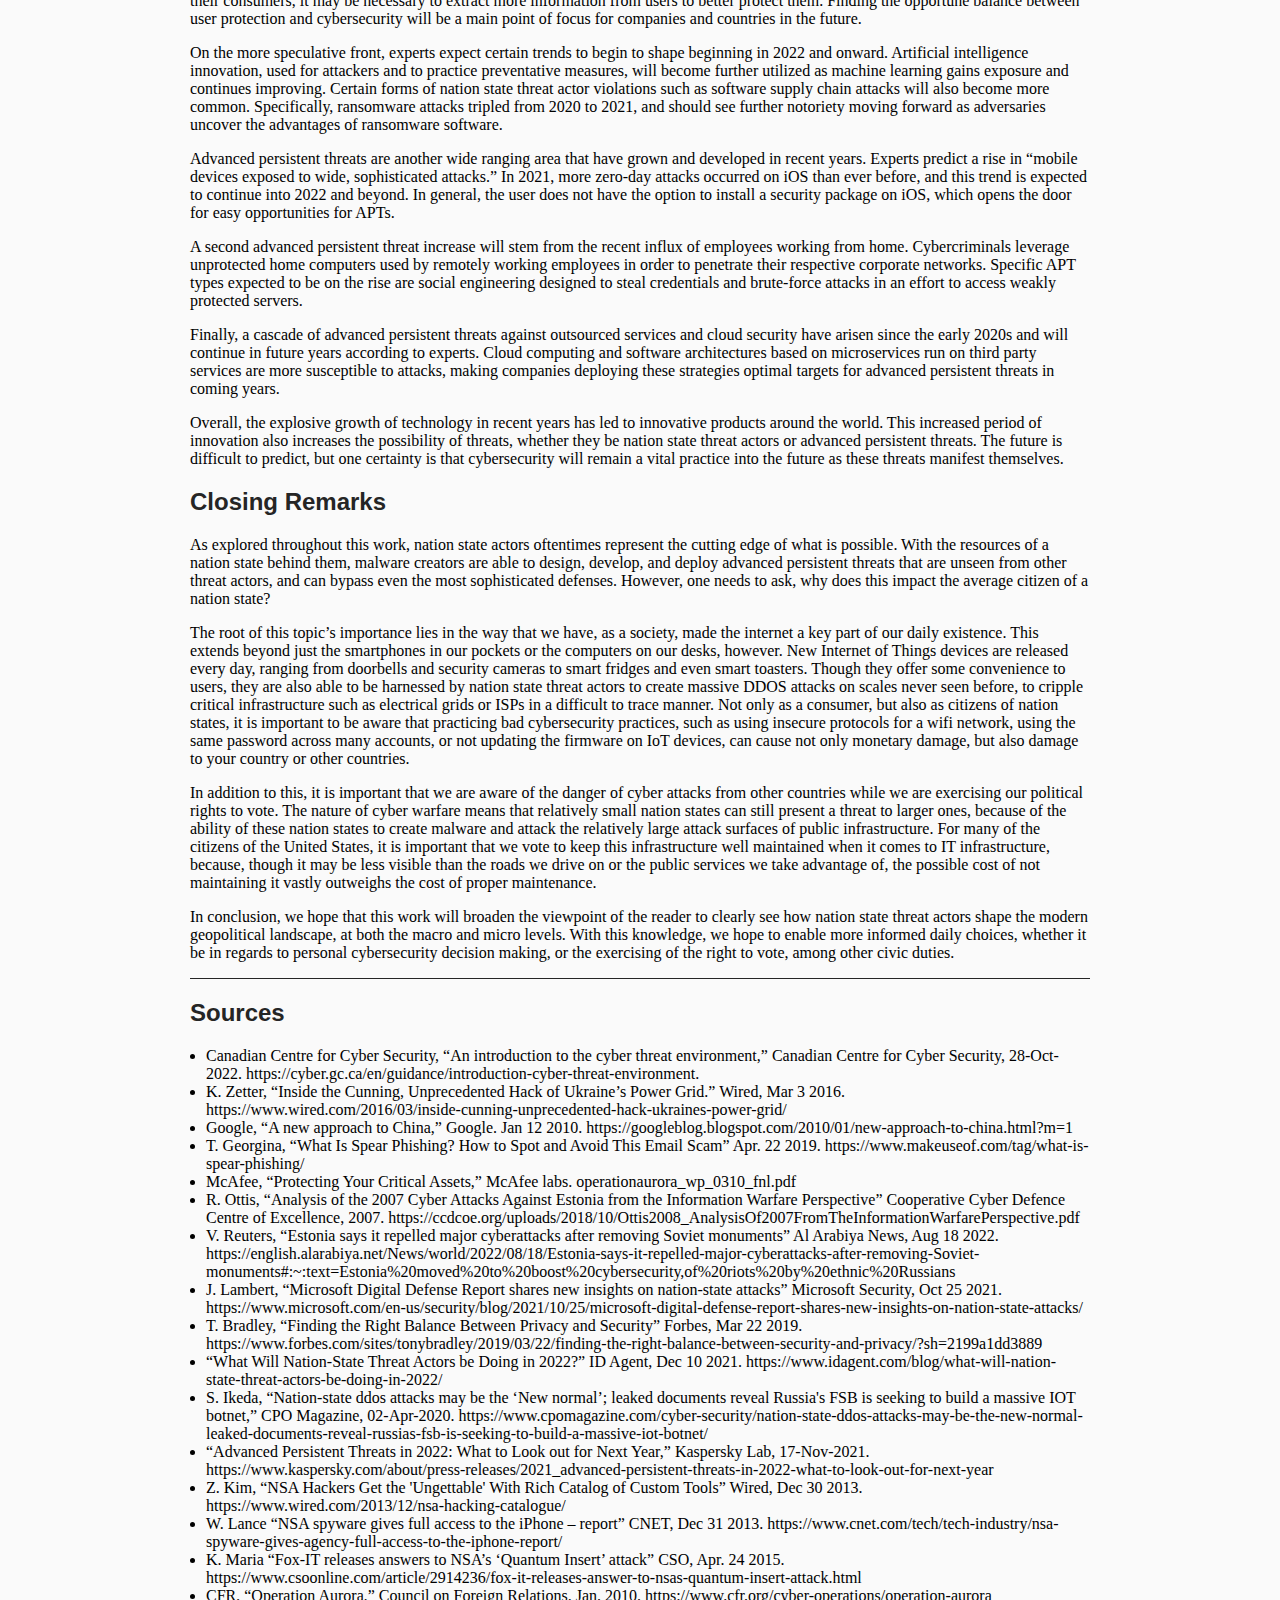
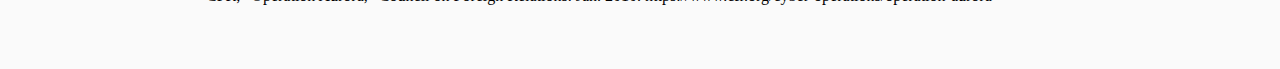
<file: articles/threat-actors.html>
<!DOCTYPE html>
<html>
  <head>
    <link rel="icon" type="image/x-icon" href="/logo.ico">
    <link rel="stylesheet" href="../static/css/style.css">
    <title>Nation State Threat Actors and Advanced Persistent Threats - Blake Whitman</title>
  </head>
  <body>
<span class="breadcrumb"><a href="../index.html">Home</a> &gt; <a href="https://blake-whitman.github.io/#articles">Articles</a> &gt; Nation State Threat Actors and Advanced Persistent Threats</span>
<h1>Nation State Threat Actors and Advanced Persistent Threats</h1>
<p>This paper serves multiple purposes, revolving chiefly around nation state threat actors, and their usage of advanced persistent threats while executing their attacks on targets. We found this topic fascinating because of the unique nature of nation state threat actors when compared to the other threat actors that are commonly identified.</p>
<p>First of all, nation state threat actors have a large variety of different aims, ranging from surveillance and espionage to hostile takeovers and the ability to wreak havoc on the infrastructure of opposing nations. Additionally, they can also perform attacks on commercial interests that might not align with their own, or which hold information that they deem valuable. In this report, we will be outlining in greater detail how these motivations shape the goals of nation state threat actors, and will discuss the examples that are publicly known of nation state threat actors performing attacks. From this discussion with examples, we hope to give the reader a better grasp of the reasons why attacks like this are performed. 
</p>
 <p>Because of these unique goals, and the large budgets that they have at their disposal, nation state threat actors have also built many unique tools and weapons. Naturally, the majority of these are heavily classified, but some of this information has been released or leaked to the public. In our report, we will outline some of these weapons, to give the reader context on the abilities of nation state threat actors that we know of.  
</p>
<p>Finally, we will discuss how, given the information we know, we believe that the future will be shaped by nation state threat actors. Though much still remains classified, and likely will remain classified, we are still able to attempt to look at how our nation states’ cyber policies will change and evolve. 
</p>
<h2>Background</h2>
<p>In order to understand the unique attributes of nation state threat actors, we first need to develop a broad understanding of what a threat actor is. At a basic level, threat actors are “groups or individuals who, with malicious intent, aim to exploit weaknesses in an information system or exploit its operators to gain unauthorized access to or otherwise affect victims’ data, devices, systems, and networks, including the authenticity of the information that flows to and from them.” This is a very broad definition, but it needs to be broad because of the wide variety of attackers and attack surfaces that individuals, companies, and nation states face constantly.
</p>
<p>In order to better understand the different types of threat actors, they are commonly divided into 6 different types. These types are primarily delimited by their motivation, but these motivations also tend to reflect in their methods and targets.
</p>
<p>Cybercriminals are among the most common threats that a given information system faces. They are primarily financially motivated, selecting their targets and methods to maximize their income while minimizing their expenses and likelihood of arrest or imprisonment. Since there are so many of them, the sophistication of a cybercriminal attack can vary widely depending on the ability of the specific threat actor. However, the typical cybercriminal attack will not be an exotic 0-day exploit requiring specialized knowledge and months of preparation, but will instead target vulnerable populations with known but still successful attacks.
</p>
<p>Moving on from cybercriminals, hacktivists and terrorist groups are primarily motivated by ideology, with the primary differentiator between them being that terrorist groups are inherently accepting of violence to seek their ends. However, since these groups are not specifically dedicated to performing cyber crimes, their attacks tend to be lower in sophistication, relying on widely available tools that require little technical skill to deploy. Thrill-seekers, another threat actor category, are defined by their name, and will attack targets for personal satisfaction, and simply to show that they can. Though their motivations are different from the hacktivists and terrorist groups, they usually attack with similar levels of sophistication, and rarely inflict lasting physical or financial damage on their targets.
</p>
<p>Insider threats are somewhat different from other threat actors because they are defined mostly by their position, instead of by their motivation. They are individuals who work within an organization and have some level of privileged access, which they intend to use to cause harm to that organization. Sometimes this threat actor may overlap with one of the other groups, for instance if a cybercriminal uses their insider access to steal customer information or trade secrets for profit. Other times, it may be a disgruntled employee, taking revenge against a layoff or firing.
</p>
<p>Finally, nation state threat actors are primarily motivated by geopolitical aims, such as the takeover of a country or disruption of some or all of its internal infrastructure such as an electrical grid or GPS infrastructure. They are differentiated by the vast resources at their disposal. Because they operate with the blessing of a nation state, they can take advantage of much greater amounts of funding, and have access to more talent because their work is legal within their own country. Sometimes nation states will also have cooperative relationships with private sector entities, or even organized criminals, furthering their reach and allowing them to produce some of the most sophisticated and dangerous cyber threats.
</p>
<h2>Global Impact</h2>
<p>Nation state threat actors have a multitude of ways in which they target their adversaries, with each attack leaving a lasting impact on the world at large. Whether it be in a cyberwar between two or more nations at war, or simply one actor electing to target its opposition unprovoked, there have been numerous instances of such attacks over the years. In this section, the authors will disclose information regarding some of these incidents as well as share the pivotal overarching global impacts.
</p>
<p>In February 2022, the Russo-Ukrainian war experienced a large escalation as Russian troops launched a full scale invasion into Ukraine. Massive conglomerates of troops on the ground were involved in physical conflicts, with unrest beginning as early as 2014. Beyond troop engagements, hybrid warfare incorporating cyberwar has been used heavily by Russia and Ukraine in operations. In 2015 and 2016, Russia successfully attacked the Ukrainian power grid in what was the first successful cyber attack on one to date. In retaliation, Ukraine orchestrated the Surkov Leaks in 2016 which released thousands of emails related to Russian plans for its annexation of Crimea alongside instigating unrest in Donbas, Ukraine. The following year, in 2017, the Mass hacker supply-chain attack was carried out by Russia against Ukraine. This was said to be the largest known cyber attack at the time.
</p>
<p>Armed with the knowledge of these attacks, it is possible to deduce the lasting global impacts that resonate. In certain attacks carried out by Russia or Ukraine, websites, energy services, telecommunication service providers, and banks were targeted. Globally, this means an increased need for security for these critical systems is now a necessity. Even a country currently at peace can be attacked at a moment’s notice by an adversary with an internet connection, so it is crucial to maintain system integrity at all times.
</p>
<p>The chief motivator behind most attacks is the gathering of information. Knowing this fact, countries and large technology companies can take measures to protect their most important classified data and information through various encrypting tactics. Ensuring that company wide security and passwords are up to proper standards is another way to provide safety to this sort of data.
</p>
<p>OPE (Operational Preparation of the Environment) attacks are another attractive option to nation state threat actors. These types of attacks are done preemptively to give a nation an advantage in an ensuing conflict, whether it be next week or years down the line. It can be described akin to installing a “kill switch” into a house’s power supply, giving the installer the opportunity to turn out the lights whenever he or she desires. Detecting these sorts of violations is critical to mitigate against their possible consequences.
</p>
<p>Politics are another key area that have been impacted by nation state threat actors. For instance, a hacktivist group known as Black Reward infiltrated Iranian email systems and hijacked a few thousand emails. The group offered a deal to Iran in exchange for their information: release the currently imprisoned protestors, otherwise the emails will be released to the world. These sorts of attacks may be increasingly common in coming years, as different nations have different political agendas. Countries may view nation  state threat actors as an effective avenue through which they can gain a political edge, which is a massive impact on the world as  a whole.
</p>
<p>A final impact seen from nation state threat actors is the way in which they level the proverbial playing field across the globe. In the past, large first world nations were only truly threatened by other world powers. These countries possess enormous military resources, both personnel and infrastructure, that allow them to operate far more efficiently and effectively than smaller nations without such large budgets. Now, though, a smaller country can simply gain access to the internet and potentially launch a full scale attack on a bigger rival country. This is the “great equalizer” and can instill confidence in these smaller countries that they are no longer defenseless if a first world country tries to attack.
</p>
<h2>Threat Actors Targeting the Commercial Industry</h2>
<p>In January 2010, Google made a decision to stop censoring the search results on its chineses service; google.cn. This happened after Google saw a highly advanced attack against their systems, which they believed was by or at least sponsored by the Chinese government. This attack was known as Operation Aurora. A mcAfee report about the operation reveals how exactly the attack was carried out. The first step was a sophisticated phishing technique known as spear-phishing. Spear phishers will select their target and research them extensively. They aim to know the company they work for, their colleagues and sometimes the projects they are working on. 
</p>
<p>Once they have that information, they construct an email that seems authentic, pretending to be one of the people the target normally interacts with. Within the email will be a link and clicking  the link will kickstart the attack.
</p>
<p>After clicking the link, the targeted google employee would be sent to a Taiwanese website that had a malicious javascript payload which had an internet explorer exploit. It would then allow the hackers to set up a backdoor that would connect back to command-and-control servers in Taiwan, and give the hackers access to internal systems.
</p>
<p>Further investigation showed that they were also after intellectual property which could be trademarks, copyrights, trade secrets and even source code. Google attributed the attack to China and reported that the Gmail accounts of Chinese human rights activists were also targeted. Apart from Google, numerous other companies such as Adobe, Yahoo, Rackspace and more were also hit by the attack. Before operation aurora, non-defense commercial businesses had never been known to face that level of sophisticated attack. Since then, there have been several attacks on commercial businesses showing that they, too, had become targets of Nation-state actors.	
</p>
<h2>Threat Actor Tools</h2>
<p>The most distinctive feature that separates nation-state actors from regular hackers is the amount of research and sophistication that goes into their hacking tools and how complicated their exploits can be. Leaked documents from the NSA’s ANT catalog reveal some of them.   
</p>
<p><strong>QuantumInsert</strong> is an exploit that can be useful when trying to access machines that can’t be reached through methods like phishing. It is a man-in-the-middle attack that is carried out when the hacker has access to the target’s network traffic. The hacker may have cloned a website and then simply wait for the victim to make a connection with the authentic website. After a page request is sent out by the victim, the attacker will try to send a response faster than the real website. By inserting a packet with similar identification, the victim’s browser accepts it as a legitimate response to the request. The response may have a malicious payload that will then infect the victim.
</p>
<p><strong>Dropoutjeep</strong> was an exploit revealed in NSA leaked documents that acted as a backdoor to the iphone. Dropoutjeep is  a software implant developed in 2008 that could target Apple iphones, allowing the attackers to have access to their target’s  contact lists, messages, voicemails, location, camera and mic. It also allowed the attacker to push files onto the target’s device, which could all be done remotely. At the time of the leaks, the documents mentioned this exploit could be installed using “close-access” methods but that research to allow remote installation was underway.
</p>
<p><strong>Candygram</strong> is another NSA tool developed in 2008 that  is able to mimic a network’s cell tower. The Target is any cell phone that enters its base station’ range. As cell phones send off electromagnetic radio waves, they are intercepted by candygram and registered. It is mostly used when the attacker is tracking a target’s movements and location. This exploit can be used and erased remotely.
</p>
<p>All these exploits were created more than a decade ago. With 14 years worth of  technological advancements and research, nation-state actors throughout the world might have access to more complex and sophisticated tools than what  is known to the public.
</p>
<h2>The Future</h2>
<p>The future of nation state threat actors is largely speculative in nature, with attack trends oftentimes difficult to predict before they actually take place. Using past behavior to anticipate subsequent years of nation state threat actors is one such approach to achieve this predictive behavior. In this section, the authors will analyze past occurrences of nation state threat actors and seek to pinpoint how these instances may shape the future of threat actor attacks.
</p>
<p>Preparation for conflict is one major development caused by nation state threat actors, both currently and into the future. In 2007, several cyberattacks targeted Estonian websites, including their parliament, financial institutions, newspapers, and ministries. Around that time, Estonia and Russia had disagreed about the placement of a Soviet-era grave marker. This led to Russia being presumed, and confirmed, to be the attacker. In the years since, Estonia has strongly bolstered their cybersecurity in an effort to reduce or eliminate future attacks. Other countries who experience the negative impacts of nation state threat actors will seek to do the same in future years, as they experience the ill effects for themselves. Cybersecurity practices being strongly emphasized are a key development to watch out for moving forward.
</p>
<p>Another future trend in nation state threat actor attacks is the targeting of private citizens. Tools used by nation state threat actors, discussed earlier in this paper, “have been observed targeting dissidents, human rights defenders, journalists, and other private citizens.” These sort of attacks bring into question the safety of high profile individuals worldwide, whether they be government officials, entertainers, or scholars. Nations attacking a specific individual to acquire information will become increasingly common with the advent of successful private citizen attacks.
</p>
<p>This also leads to more of a concern involving the tradeoffs between user privacy and user security. In upcoming years, large technological companies may face increased pressure to protect user data and only collect authorized information. At the same time, in order to protect their consumers, it may be necessary to extract more information from users to better protect them. Finding the opportune balance between user protection and cybersecurity will be a main point of focus for companies and countries in the future.
</p>
<p>On the more speculative front, experts expect certain trends to begin to shape beginning in 2022 and onward. Artificial intelligence innovation, used for attackers and to practice preventative measures, will become further utilized as machine learning gains exposure and continues improving. Certain forms of nation state threat actor violations such as software supply chain attacks will also become more common. Specifically, ransomware attacks tripled from 2020 to 2021, and should see further notoriety moving forward as adversaries uncover the advantages of ransomware software.
</p>
<p>Advanced persistent threats are another wide ranging area that have grown and developed in recent years. Experts predict a rise in “mobile devices exposed to wide, sophisticated attacks.” In 2021, more zero-day attacks occurred on iOS than ever before, and this trend is expected to continue into 2022 and beyond. In general, the user does not have the option to install a security package on iOS, which opens the door for easy opportunities for APTs. 
</p>
<p>A second advanced persistent threat increase will stem from the recent influx of employees working from home. Cybercriminals leverage unprotected home computers used by remotely working employees in order to penetrate their respective corporate networks. Specific APT types expected to be on the rise are social engineering designed to steal credentials and brute-force attacks in an effort to access weakly protected servers.
</p>
<p>Finally, a cascade of advanced persistent threats against outsourced services and cloud security have arisen since the early 2020s and will continue in future years according to experts. Cloud computing and software architectures based on microservices run on third party services are more susceptible to attacks, making companies deploying these strategies optimal targets for advanced persistent threats in coming years.
</p>
<p>Overall, the explosive growth of technology in recent years has led to innovative products around the world. This increased period of innovation also increases the possibility of threats, whether they be nation state threat actors or advanced persistent threats. The future is difficult to predict, but one certainty is that cybersecurity will remain a vital practice into the future as these threats manifest themselves.
</p>
<h2>Closing Remarks</h2>
<p>As explored throughout this work, nation state actors oftentimes represent the cutting edge of what is possible. With the resources of a nation state behind them, malware creators are able to design, develop, and deploy advanced persistent threats that are unseen from other threat actors, and can bypass even the most sophisticated defenses. However, one needs to ask, why does this impact the average citizen of a nation state?
</p>
<p>The root of this topic’s importance lies in the way that we have, as a society, made the internet a key part of our daily existence. This extends beyond just the smartphones in our pockets or the computers on our desks, however. New Internet of Things devices are released every day, ranging from doorbells and security cameras to smart fridges and even smart toasters. Though they offer some convenience to users, they are also able to be harnessed by nation state threat actors to create massive DDOS attacks on scales never seen before, to cripple critical infrastructure such as electrical grids or ISPs in a difficult to trace manner. Not only as a consumer, but also as citizens of nation states, it is important to be aware that practicing bad cybersecurity practices, such as using insecure protocols for a wifi network, using the same password across many accounts, or not updating the firmware on IoT devices, can cause not only monetary damage, but also damage to your country or other countries.
</p>
<p>In addition to this, it is important that we are aware of the danger of cyber attacks from other countries while we are exercising our political rights to vote. The nature of cyber warfare means that relatively small nation states can still present a threat to larger ones, because of the ability of these nation states to create malware and attack the relatively large attack surfaces of public infrastructure. For many of the citizens of the United States, it is important that we vote to keep this infrastructure well maintained when it comes to IT infrastructure, because, though it may be less visible than the roads we drive on or the public services we take advantage of, the possible cost of not maintaining it vastly outweighs the cost of proper maintenance.
</p>
<p>In conclusion, we hope that this work will broaden the viewpoint of the reader to clearly see how nation state threat actors shape the modern geopolitical landscape, at both the macro and micro levels. With this knowledge, we hope to enable more informed daily choices, whether it be in regards to personal cybersecurity decision making, or the exercising of the right to vote, among other civic duties.
</p>
<hr />
<h2>Sources</h2>
<ul>
<li>Canadian Centre for Cyber Security, “An introduction to the cyber threat environment,” Canadian Centre for Cyber Security, 28-Oct-2022. https://cyber.gc.ca/en/guidance/introduction-cyber-threat-environment.</li>
<li>K. Zetter,  “Inside the Cunning, Unprecedented Hack of Ukraine’s Power Grid.” Wired, Mar 3 2016. https://www.wired.com/2016/03/inside-cunning-unprecedented-hack-ukraines-power-grid/</li>
<li>Google, “A new approach to China,”  Google. Jan 12 2010. https://googleblog.blogspot.com/2010/01/new-approach-to-china.html?m=1
</li>
<li>T. Georgina,  “What Is Spear Phishing? How to Spot and Avoid This Email Scam” Apr. 22 2019. https://www.makeuseof.com/tag/what-is-spear-phishing/</li>
<li>McAfee, “Protecting Your Critical Assets,” McAfee labs. operationaurora_wp_0310_fnl.pdf</li>
<li>R. Ottis,  “Analysis of the 2007 Cyber Attacks Against Estonia from the Information Warfare Perspective” Cooperative Cyber Defence Centre of Excellence, 2007. https://ccdcoe.org/uploads/2018/10/Ottis2008_AnalysisOf2007FromTheInformationWarfarePerspective.pdf</li>
<li>V. Reuters, “Estonia says it repelled major cyberattacks after removing Soviet monuments” Al Arabiya News, Aug 18 2022. https://english.alarabiya.net/News/world/2022/08/18/Estonia-says-it-repelled-major-cyberattacks-after-removing-Soviet-monuments#:~:text=Estonia%20moved%20to%20boost%20cybersecurity,of%20riots%20by%20ethnic%20Russians</li>
<li>J. Lambert, “Microsoft Digital Defense Report shares new insights on nation-state attacks” Microsoft Security, Oct 25 2021. https://www.microsoft.com/en-us/security/blog/2021/10/25/microsoft-digital-defense-report-shares-new-insights-on-nation-state-attacks/</li>
<li>T. Bradley, “Finding the Right Balance Between Privacy and Security” Forbes, Mar 22 2019. https://www.forbes.com/sites/tonybradley/2019/03/22/finding-the-right-balance-between-security-and-privacy/?sh=2199a1dd3889</li>
<li>“What Will Nation-State Threat Actors be Doing in 2022?” ID Agent, Dec 10 2021. https://www.idagent.com/blog/what-will-nation-state-threat-actors-be-doing-in-2022/</li>
<li>S. Ikeda, “Nation-state ddos attacks may be the ‘New normal’; leaked documents reveal Russia's FSB is seeking to build a massive IOT botnet,” CPO Magazine, 02-Apr-2020. https://www.cpomagazine.com/cyber-security/nation-state-ddos-attacks-may-be-the-new-normal-leaked-documents-reveal-russias-fsb-is-seeking-to-build-a-massive-iot-botnet/</li>
<li>“Advanced Persistent Threats in 2022: What to Look out for Next Year,” Kaspersky Lab, 17-Nov-2021. https://www.kaspersky.com/about/press-releases/2021_advanced-persistent-threats-in-2022-what-to-look-out-for-next-year</li>
<li>Z. Kim,  “NSA Hackers Get the 'Ungettable' With Rich Catalog of Custom Tools” Wired, Dec 30 2013. https://www.wired.com/2013/12/nsa-hacking-catalogue/</li>
<li>W. Lance “NSA spyware gives full access to the iPhone – report” CNET, Dec 31 2013. https://www.cnet.com/tech/tech-industry/nsa-spyware-gives-agency-full-access-to-the-iphone-report/</li>
<li>K. Maria “Fox-IT releases answers to NSA’s  ‘Quantum Insert’ attack” CSO, Apr. 24 2015. https://www.csoonline.com/article/2914236/fox-it-releases-answer-to-nsas-quantum-insert-attack.html</li>
<li>CFR, “Operation Aurora,” Council on Foreign Relations. Jan. 2010. https://www.cfr.org/cyber-operations/operation-aurora</li>
</ul>
</body>
</html>
</file>
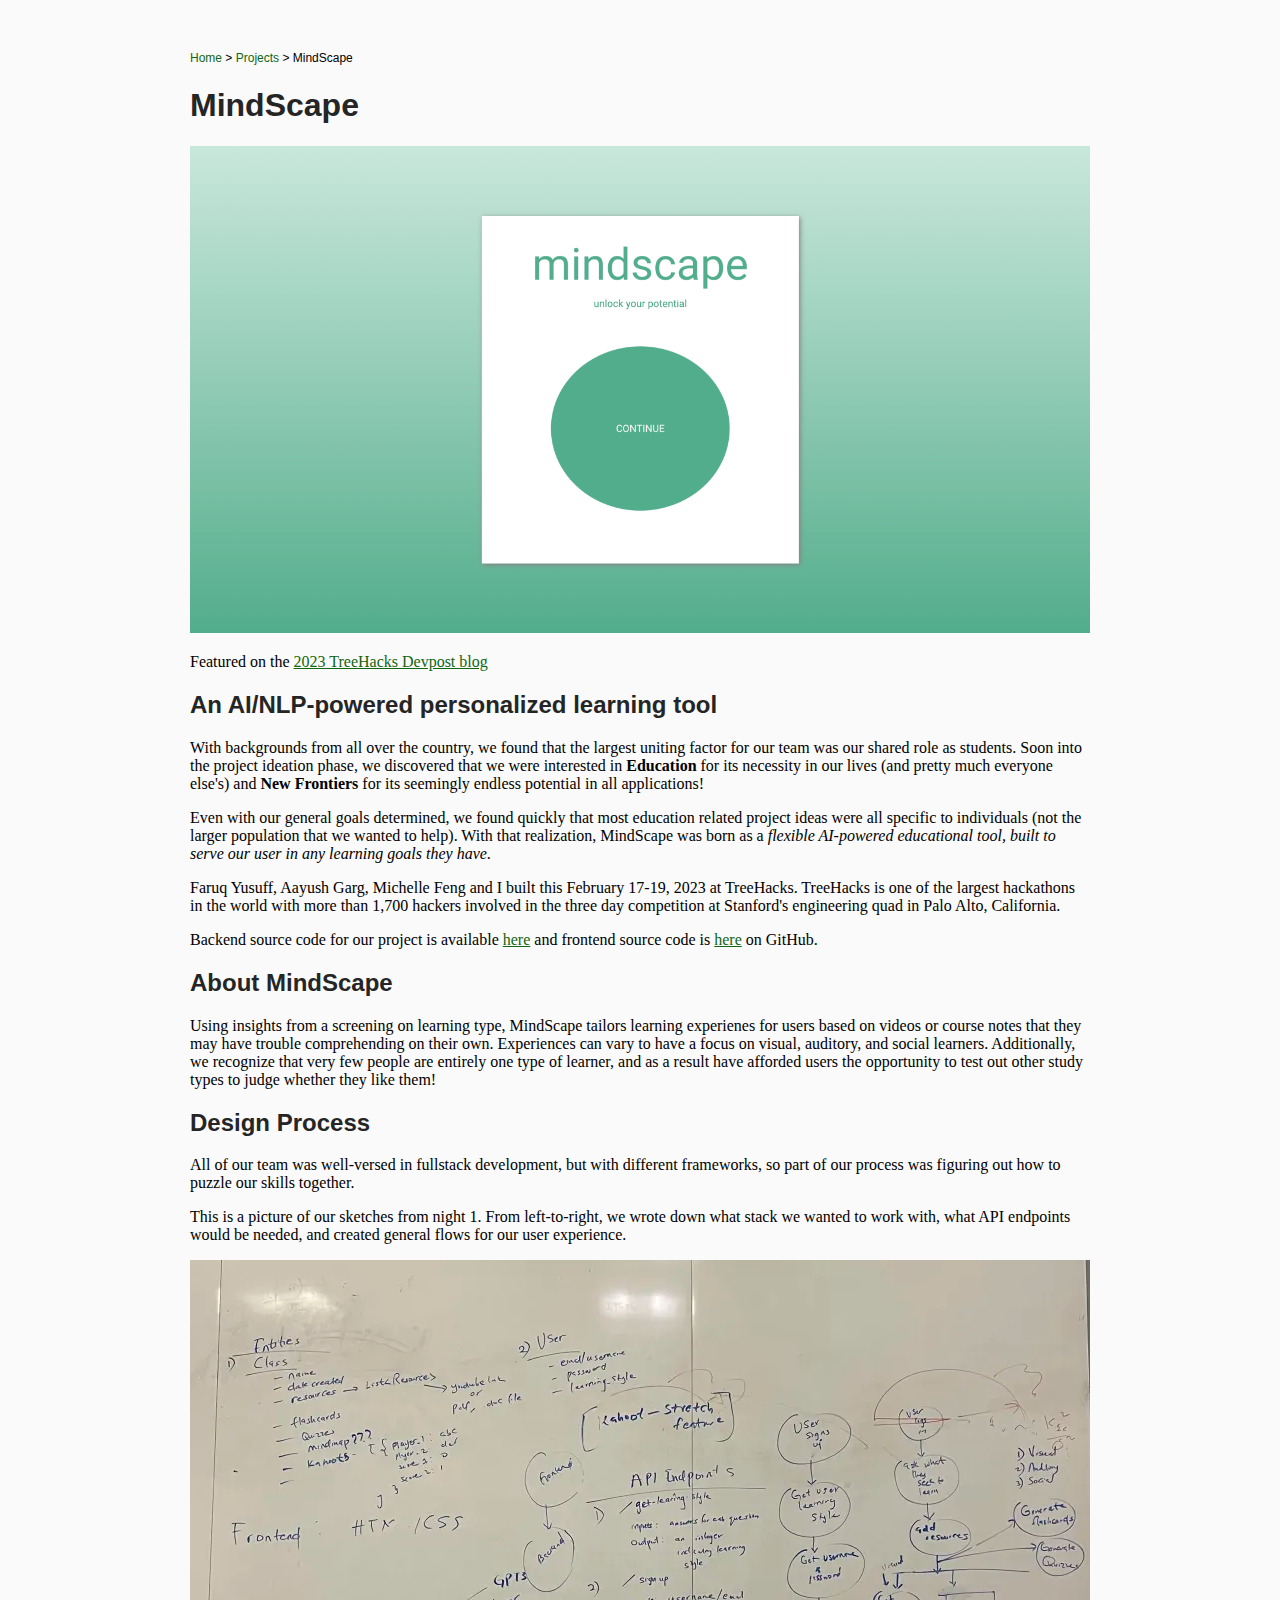
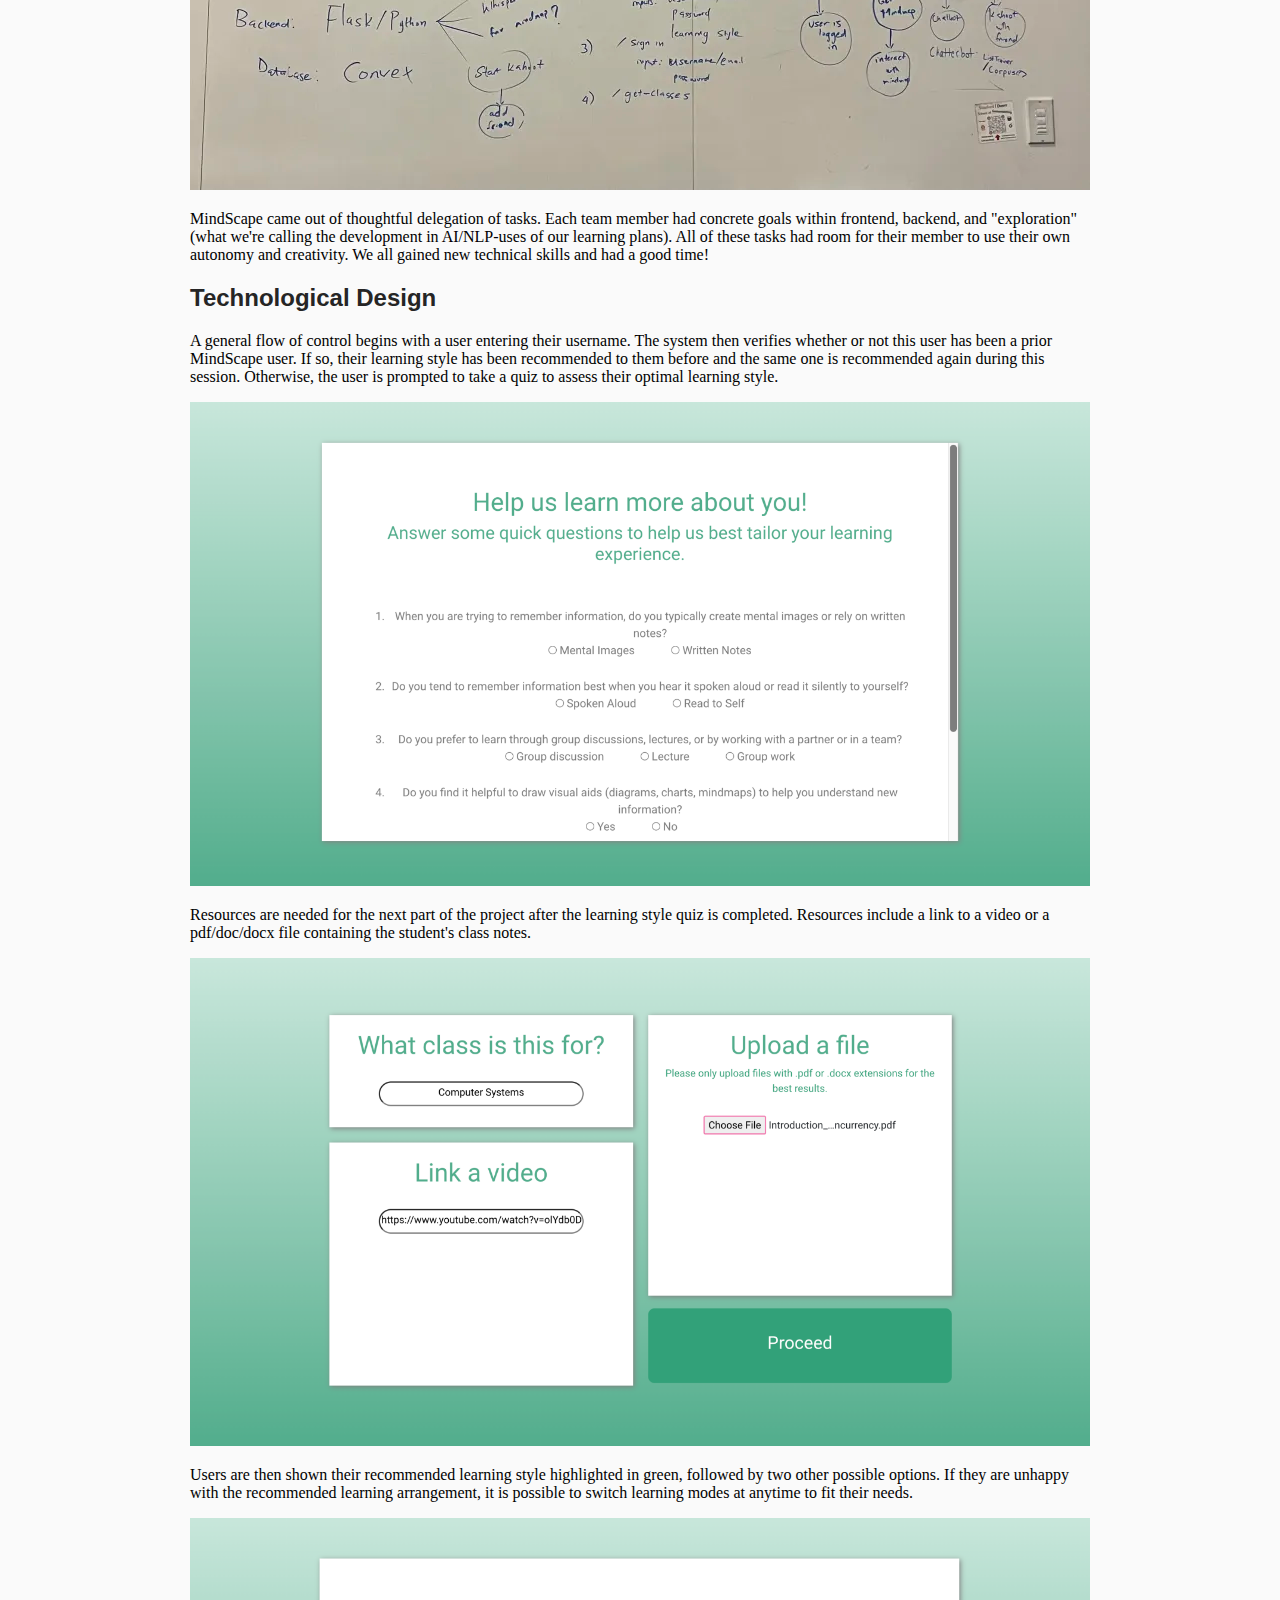
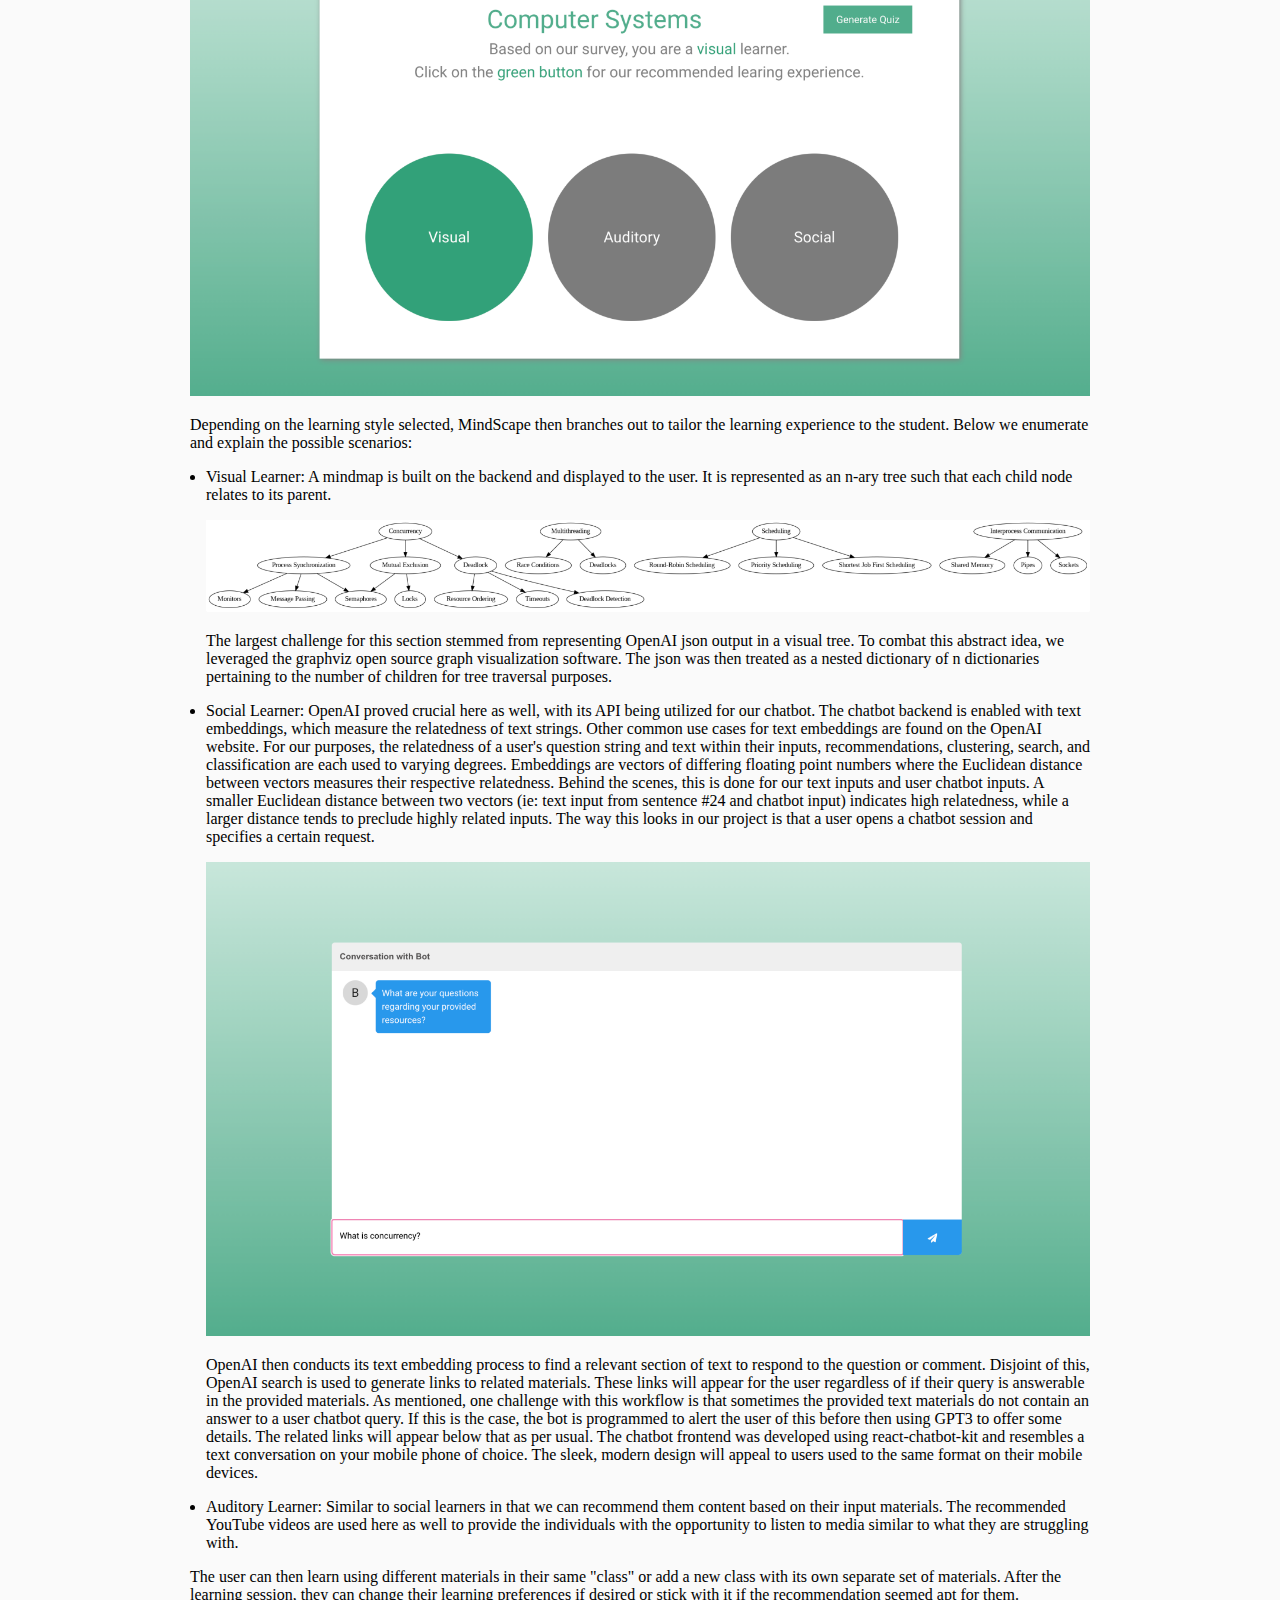
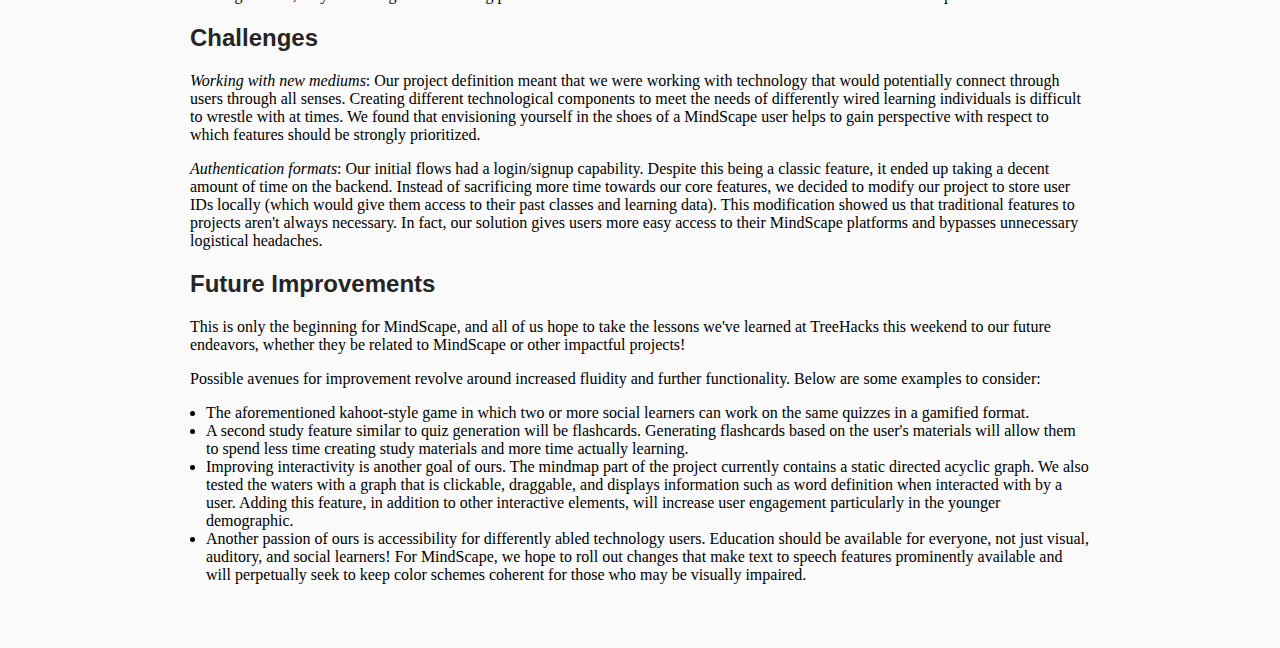
<file: projects/treehacks.html>
<!DOCTYPE html>
<html>
  <head>
    <link rel="icon" type="image/x-icon" href="/logo.ico">
    <link rel="stylesheet" href="../static/css/style.css">
    <title>MindScape</title>
  </head>
  <body>
<span class="breadcrumb"><a href="../index.html">Home</a> &gt; <a href="https://blake-whitman.github.io/#projects">Projects</a> &gt; MindScape</span>
<h1>MindScape</h1>
<p><img src="/static/img/tree2.png"></p>
<p>Featured on the <a rel="nofollow" href="https://devpost.com/software/mindscape">2023 TreeHacks Devpost blog</a></p>

<h2>An AI/NLP-powered personalized learning tool</h2>

<p>With backgrounds from all over the country, we found that the largest uniting factor for our team was our shared role as students. Soon into the project ideation phase, we discovered that we were interested in <b>Education</b> for its necessity in our lives (and pretty much everyone else's) and <b>New Frontiers</b> for its seemingly endless potential in all applications!</p>
<p>Even with our general goals determined, we found quickly that most education related project ideas were all specific to individuals (not the larger population that we wanted to help). With that realization, MindScape was born as a <em>flexible AI-powered educational tool, built to serve our user in any learning goals they have</em>.</p>
<p>Faruq Yusuff, Aayush Garg, Michelle Feng and I built this February 17-19, 2023 at TreeHacks. TreeHacks is one of the largest hackathons in the world with more than 1,700 hackers involved in the three day competition at Stanford's engineering quad in Palo Alto, California.</p>
<p>Backend source code for our project is available <a rel="nofollow" href="https://github.com/aayush-g1414/MindScape">here</a> and frontend source code is <a rel="nofollow" href="https://github.com/michfeng/MindScapeFrontend">here</a> on GitHub.</p>

<h2>About MindScape</h2>
<p>Using insights from a screening on learning type, MindScape tailors learning experienes for users based on videos or course notes that they may have trouble comprehending on their own. Experiences can vary to have a focus on visual, auditory, and social learners. Additionally, we recognize that very few people are entirely one type of learner, and as a result have afforded users the opportunity to test out other study types to judge whether they like them!</p>

<h2>Design Process</h2>
<p>All of our team was well-versed in fullstack development, but with different frameworks, so part of our process was figuring out how to puzzle our skills together.</p>
<p>This is a picture of our sketches from night 1. From left-to-right, we wrote down what stack we wanted to work with, what API endpoints would be needed, and created general flows for our user experience.</p>
<p><img src="/static/img/tree1.png"></p>
<p>MindScape came out of thoughtful delegation of tasks. Each team member had concrete goals within frontend, backend, and "exploration" (what we're calling the development in AI/NLP-uses of our learning plans). All of these tasks had room for their member to use their own autonomy and creativity. We all gained new technical skills and had a good time!</p>

<h2>Technological Design</h2>
<p>A general flow of control begins with a user entering their username. The system then verifies whether or not this user has been a prior MindScape user. If so, their learning style has been recommended to them before and the same one is recommended again during this session. Otherwise, the user is prompted to take a quiz to assess their optimal learning style.</p>
<p><img src="/static/img/tree3.png"></p>
<p>Resources are needed for the next part of the project after the learning style quiz is completed. Resources include a link to a video or a pdf/doc/docx file containing the student's class notes.</p>
<p><img src="/static/img/tree4.png"></p>
<p>Users are then shown their recommended learning style highlighted in green, followed by two other possible options. If they are unhappy with the recommended learning arrangement, it is possible to switch learning modes at anytime to fit their needs.</p>
<p><img src="/static/img/tree5.png"></p>
<p>Depending on the learning style selected, MindScape then branches out to tailor the learning experience to the student. Below we enumerate and explain the possible scenarios:</p>
<ul>
<li><p>Visual Learner: A mindmap is built on the backend and displayed to the user. It is represented as an n-ary tree such that each child node relates to its parent.</p>
  <p><img src="/static/img/tree7.png"></p>
  <p>The largest challenge for this section stemmed from representing OpenAI json output in a visual tree. To combat this abstract idea, we leveraged the graphviz open source graph visualization software. The json was then treated as a nested dictionary of n dictionaries pertaining to the number of children for tree traversal purposes.</p></li>
<li><p>Social Learner: OpenAI proved crucial here as well, with its API being utilized for our chatbot. The chatbot backend is enabled with text embeddings, which measure the relatedness of text strings. Other common use cases for text embeddings are found on the OpenAI website. For our purposes, the relatedness of a user's question string and text within their inputs, recommendations, clustering, search, and classification are each used to varying degrees. Embeddings are vectors of differing floating point numbers where the Euclidean distance between vectors measures their respective relatedness. Behind the scenes, this is done for our text inputs and user chatbot inputs. A smaller Euclidean distance between two vectors (ie: text input from sentence #24 and chatbot input) indicates high relatedness, while a larger distance tends to preclude highly related inputs. The way this looks in our project is that a user opens a chatbot session and specifies a certain request.</p>
    <p><img src="/static/img/tree6.png"></p>
    <p>OpenAI then conducts its text embedding process to find a relevant section of text to respond to the question or comment. Disjoint of this, OpenAI search is used to generate links to related materials. These links will appear for the user regardless of if their query is answerable in the provided materials. As mentioned, one challenge with this workflow is that sometimes the provided text materials do not contain an answer to a user chatbot query. If this is the case, the bot is programmed to alert the user of this before then using GPT3 to offer some details. The related links will appear below that as per usual. The chatbot frontend was developed using react-chatbot-kit and resembles a text conversation on your mobile phone of choice. The sleek, modern design will appeal to users used to the same format on their mobile devices.</p></li>
<li>Auditory Learner: Similar to social learners in that we can recommend them content based on their input materials. The recommended YouTube videos are used here as well to provide the individuals with the opportunity to listen to media similar to what they are struggling with.</li>
</ul>
<p>The user can then learn using different materials in their same "class" or add a new class with its own separate set of materials. After the learning session, they can change their learning preferences if desired or stick with it if the recommendation seemed apt for them.</p>
    
<h2>Challenges</h2>
    <p><em>Working with new mediums</em>: Our project definition meant that we were working with technology that would potentially connect through users through all senses. Creating different technological components to meet the needs of differently wired learning individuals is difficult to wrestle with at times. We found that envisioning yourself in the shoes of a MindScape user helps to gain perspective with respect to which features should be strongly prioritized.</p>
    <p><em>Authentication formats</em>: Our initial flows had a login/signup capability. Despite this being a classic feature, it ended up taking a decent amount of time on the backend. Instead of sacrificing more time towards our core features, we decided to modify our project to store user IDs locally (which would give them access to their past classes and learning data). This modification showed us that traditional features to projects aren't always necessary. In fact, our solution gives users more easy access to their MindScape platforms and bypasses unnecessary logistical headaches.
</p>
    
<h2>Future Improvements</h2>
    <p>This is only the beginning for MindScape, and all of us hope to take the lessons we've learned at TreeHacks this weekend to our future endeavors, whether they be related to MindScape or other impactful projects!</p>
    <p>Possible avenues for improvement revolve around increased fluidity and further functionality. Below are some examples to consider:</p>
    <ul>
      <li>The aforementioned kahoot-style game in which two or more social learners can work on the same quizzes in a gamified format.</li>
      <li>A second study feature similar to quiz generation will be flashcards. Generating flashcards based on the user's materials will allow them to spend less time creating study materials and more time actually learning.</li>
      <li>Improving interactivity is another goal of ours. The mindmap part of the project currently contains a static directed acyclic graph. We also tested the waters with a graph that is clickable, draggable, and displays information such as word definition when interacted with by a user. Adding this feature, in addition to other interactive elements, will increase user engagement particularly in the younger demographic.</li>
      <li>Another passion of ours is accessibility for differently abled technology users. Education should be available for everyone, not just visual, auditory, and social learners! For MindScape, we hope to roll out changes that make text to speech features prominently available and will perpetually seek to keep color schemes coherent for those who may be visually impaired.</li>
    </ul>
  </body>
</html>
</file>
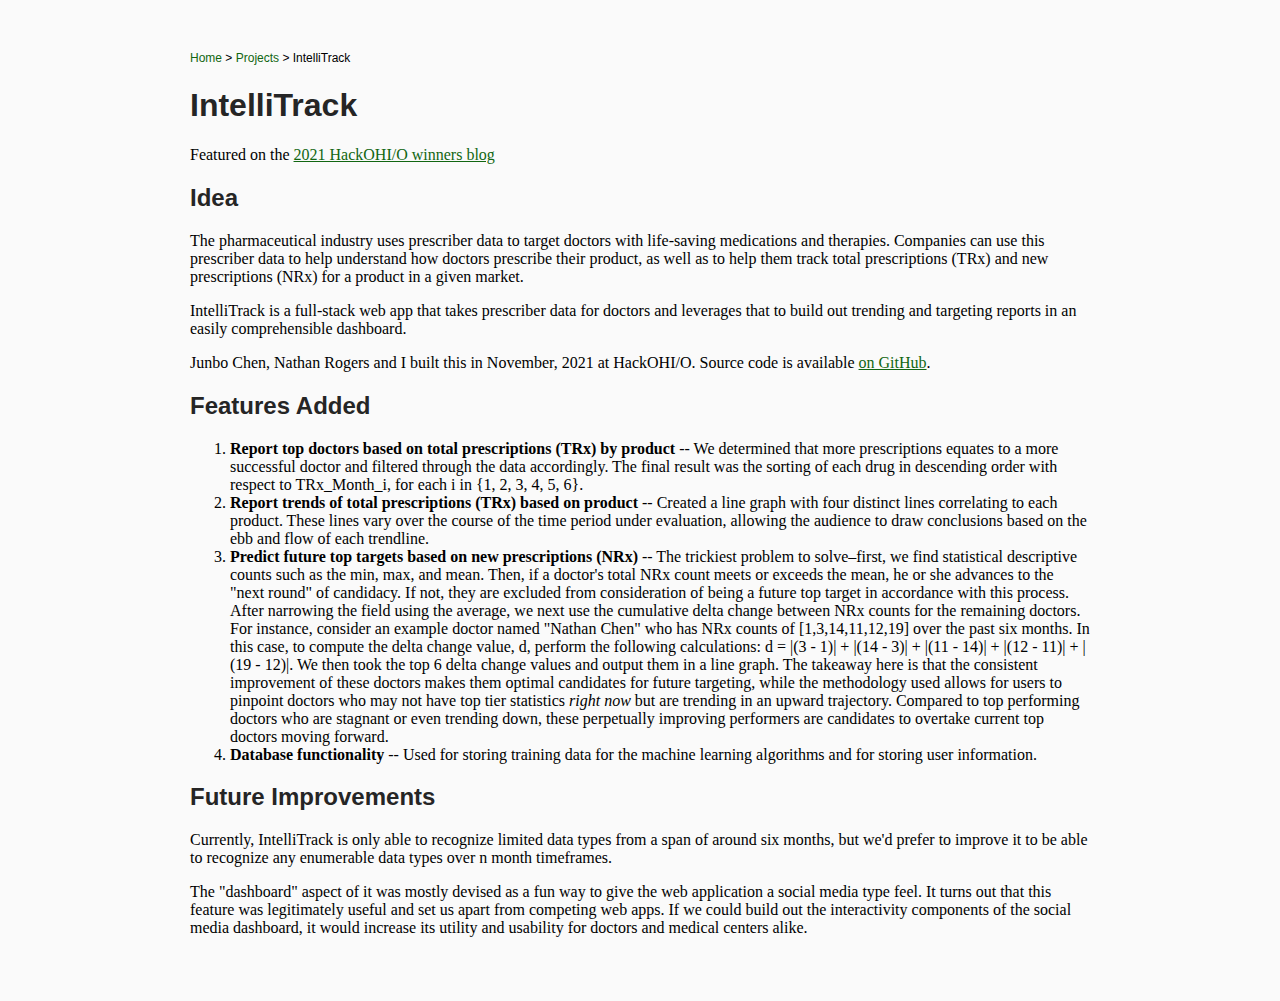
<file: projects/veeva-sys.html>
<!DOCTYPE html>
<html>
  <head>
    <link rel="icon" type="image/x-icon" href="/logo.ico">
    <link rel="stylesheet" href="../static/css/style.css">
    <title>IntelliTrack - Blake Whitman</title>
  </head>
  <body>
<span class="breadcrumb"><a href="../index.html">Home</a> &gt; <a href="https://blake-whitman.github.io/#projects">Projects</a> &gt; IntelliTrack</span>
<h1>IntelliTrack</h1>

<p>Featured on the <a rel="nofollow" href="https://hack.osu.edu/2021/#winners">2021 HackOHI/O winners blog</a></p>

<h2>Idea</h2>

<p>The pharmaceutical industry uses prescriber data to target doctors with life-saving medications and therapies. Companies can use this prescriber data to help understand how doctors prescribe their product, as well as to help them track total prescriptions (TRx) and new prescriptions (NRx) for a product in a given market.</p>
<p>IntelliTrack is a full-stack web app that takes prescriber data for doctors and leverages that to build out trending and targeting reports in an easily comprehensible dashboard.</p>
<p>Junbo Chen, Nathan Rogers and I built this in November, 2021 at HackOHI/O. Source code is available <a rel="nofollow" href="https://github.com/blake-whitman/hack-ohio">on
GitHub</a>.</p>

<h2>Features Added</h2>

<ol class="section-content">
  <li><strong>Report top doctors based on total prescriptions (TRx) by product</strong> -- We determined that more prescriptions equates to a more successful doctor and filtered through the data accordingly. The final result was the sorting of each drug in descending order with respect to TRx_Month_i, for each i in {1, 2, 3, 4, 5, 6}.
</li>
  <li><strong>Report trends of total prescriptions (TRx) based on product</strong> -- Created a line graph with four distinct lines correlating to each product. These lines vary over the course of the time period under evaluation, allowing the audience to draw conclusions based on the ebb and flow of each trendline.
</li>
  <li><strong>Predict future top targets based on new prescriptions (NRx)</strong> -- The trickiest problem to solve–first, we find statistical descriptive counts such as the min, max, and mean. Then, if a doctor's total NRx count meets or exceeds the mean, he or she advances to the "next round" of candidacy. If not, they are excluded from consideration of being a future top target in accordance with this process. After narrowing the field using the average, we next use the cumulative delta change between NRx counts for the remaining doctors. For instance, consider an example doctor named "Nathan Chen" who has NRx counts of [1,3,14,11,12,19] over the past six months. In this case, to compute the delta change value, d, perform the following calculations: d = |(3 - 1)| + |(14 - 3)| + |(11 - 14)| + |(12 - 11)| + |(19 - 12)|. We then took the top 6 delta change values and output them in a line graph. The takeaway here is that the consistent improvement of these doctors makes them optimal candidates for future targeting, while the methodology used allows for users to pinpoint doctors who may not have top tier statistics <em>right now</em> but are trending in an upward trajectory. Compared to top performing doctors who are stagnant or even trending down, these perpetually improving performers are candidates to overtake current top doctors moving forward.
</li>
  <li><strong>Database functionality</strong> -- Used for storing training data for the machine learning
algorithms and for storing user information.</li>
</ol>

<h2>Future Improvements</h2>

<p>Currently, IntelliTrack is only able to recognize limited data types from a span of around six months, but we'd prefer to
improve it to be able to recognize any enumerable data types over n month timeframes.</p>

<p>The "dashboard" aspect of it was mostly devised as a fun way to give the web application a social media type feel. 
  It turns out that this feature was legitimately useful and set us apart from competing web apps. If we could build out the interactivity components of the social media dashboard, it would increase its utility and usability for doctors and medical centers alike.</p>
  </body>
</html>
</file>
<file: static/css/code.css>
.highlight .hll { background-color: #ffffcc }
.highlight  { background: #f8f8f8; }
.highlight .c { color: #408080; font-style: italic } /* Comment */
.highlight .err { border: 1px solid #FF0000 } /* Error */
.highlight .k { color: #008000; font-weight: bold } /* Keyword */
.highlight .o { color: #666666 } /* Operator */
.highlight .ch { color: #408080; font-style: italic } /* Comment.Hashbang */
.highlight .cm { color: #408080; font-style: italic } /* Comment.Multiline */
.highlight .cp { color: #BC7A00 } /* Comment.Preproc */
.highlight .cpf { color: #408080; font-style: italic } /* Comment.PreprocFile */
.highlight .c1 { color: #408080; font-style: italic } /* Comment.Single */
.highlight .cs { color: #408080; font-style: italic } /* Comment.Special */
.highlight .gd { color: #A00000 } /* Generic.Deleted */
.highlight .ge { font-style: italic } /* Generic.Emph */
.highlight .gr { color: #FF0000 } /* Generic.Error */
.highlight .gh { color: #000080; font-weight: bold } /* Generic.Heading */
.highlight .gi { color: #00A000 } /* Generic.Inserted */
.highlight .go { color: #888888 } /* Generic.Output */
.highlight .gp { color: #000080; font-weight: bold } /* Generic.Prompt */
.highlight .gs { font-weight: bold } /* Generic.Strong */
.highlight .gu { color: #800080; font-weight: bold } /* Generic.Subheading */
.highlight .gt { color: #0044DD } /* Generic.Traceback */
.highlight .kc { color: #008000; font-weight: bold } /* Keyword.Constant */
.highlight .kd { color: #008000; font-weight: bold } /* Keyword.Declaration */
.highlight .kn { color: #008000; font-weight: bold } /* Keyword.Namespace */
.highlight .kp { color: #008000 } /* Keyword.Pseudo */
.highlight .kr { color: #008000; font-weight: bold } /* Keyword.Reserved */
.highlight .kt { color: #B00040 } /* Keyword.Type */
.highlight .m { color: #666666 } /* Literal.Number */
.highlight .s { color: #BA2121 } /* Literal.String */
.highlight .na { color: #7D9029 } /* Name.Attribute */
.highlight .nb { color: #008000 } /* Name.Builtin */
.highlight .nc { color: #0000FF; font-weight: bold } /* Name.Class */
.highlight .no { color: #880000 } /* Name.Constant */
.highlight .nd { color: #AA22FF } /* Name.Decorator */
.highlight .ni { color: #999999; font-weight: bold } /* Name.Entity */
.highlight .ne { color: #D2413A; font-weight: bold } /* Name.Exception */
.highlight .nf { color: #0000FF } /* Name.Function */
.highlight .nl { color: #A0A000 } /* Name.Label */
.highlight .nn { color: #0000FF; font-weight: bold } /* Name.Namespace */
.highlight .nt { color: #008000; font-weight: bold } /* Name.Tag */
.highlight .nv { color: #19177C } /* Name.Variable */
.highlight .ow { color: #AA22FF; font-weight: bold } /* Operator.Word */
.highlight .w { color: #bbbbbb } /* Text.Whitespace */
.highlight .mb { color: #666666 } /* Literal.Number.Bin */
.highlight .mf { color: #666666 } /* Literal.Number.Float */
.highlight .mh { color: #666666 } /* Literal.Number.Hex */
.highlight .mi { color: #666666 } /* Literal.Number.Integer */
.highlight .mo { color: #666666 } /* Literal.Number.Oct */
.highlight .sa { color: #BA2121 } /* Literal.String.Affix */
.highlight .sb { color: #BA2121 } /* Literal.String.Backtick */
.highlight .sc { color: #BA2121 } /* Literal.String.Char */
.highlight .dl { color: #BA2121 } /* Literal.String.Delimiter */
.highlight .sd { color: #BA2121; font-style: italic } /* Literal.String.Doc */
.highlight .s2 { color: #BA2121 } /* Literal.String.Double */
.highlight .se { color: #BB6622; font-weight: bold } /* Literal.String.Escape */
.highlight .sh { color: #BA2121 } /* Literal.String.Heredoc */
.highlight .si { color: #BB6688; font-weight: bold } /* Literal.String.Interpol */
.highlight .sx { color: #008000 } /* Literal.String.Other */
.highlight .sr { color: #BB6688 } /* Literal.String.Regex */
.highlight .s1 { color: #BA2121 } /* Literal.String.Single */
.highlight .ss { color: #19177C } /* Literal.String.Symbol */
.highlight .bp { color: #008000 } /* Name.Builtin.Pseudo */
.highlight .fm { color: #0000FF } /* Name.Function.Magic */
.highlight .vc { color: #19177C } /* Name.Variable.Class */
.highlight .vg { color: #19177C } /* Name.Variable.Global */
.highlight .vi { color: #19177C } /* Name.Variable.Instance */
.highlight .vm { color: #19177C } /* Name.Variable.Magic */
.highlight .il { color: #666666 } /* Literal.Number.Integer.Long */
</file>
<file: static/css/style.css>
/*!
Pure v0.6.0
Copyright 2014 Yahoo! Inc. All rights reserved.
Licensed under the BSD License.
https://github.com/yahoo/pure/blob/master/LICENSE.md
*//*!
normalize.css v^3.0 | MIT License | git.io/normalize
Copyright (c) Nicolas Gallagher and Jonathan Neal
*//*! normalize.css v3.0.2 | MIT License | git.io/normalize */html{font-family:sans-serif;-ms-text-size-adjust:100%;-webkit-text-size-adjust:100%}body{margin:0}article,aside,details,figcaption,figure,footer,header,hgroup,main,menu,nav,section,summary{display:block}audio,canvas,progress,video{display:inline-block;vertical-align:baseline}audio:not([controls]){display:none;height:0}[hidden],template{display:none}a{background-color:transparent}a:active,a:hover{outline:0}abbr[title]{border-bottom:1px dotted}b,strong{font-weight:bold}dfn{font-style:italic}h1{font-size:2em;margin:.67em 0}mark{background:#ff0;color:#000}small{font-size:80%}sub,sup{font-size:75%;line-height:0;position:relative;vertical-align:baseline}sup{top:-0.5em}sub{bottom:-0.25em}img{border:0}svg:not(:root){overflow:hidden}figure{margin:1em 40px}hr{-moz-box-sizing:content-box;box-sizing:content-box;height:0}pre{overflow:auto}code,kbd,pre,samp{font-family:monospace,monospace;font-size:1em}button,input,optgroup,select,textarea{color:inherit;font:inherit;margin:0}button{overflow:visible}button,select{text-transform:none}button,html input[type="button"],input[type="reset"],input[type="submit"]{-webkit-appearance:button;cursor:pointer}button[disabled],html input[disabled]{cursor:default}button::-moz-focus-inner,input::-moz-focus-inner{border:0;padding:0}input{line-height:normal}input[type="checkbox"],input[type="radio"]{box-sizing:border-box;padding:0}input[type="number"]::-webkit-inner-spin-button,input[type="number"]::-webkit-outer-spin-button{height:auto}input[type="search"]{-webkit-appearance:textfield;-moz-box-sizing:content-box;-webkit-box-sizing:content-box;box-sizing:content-box}input[type="search"]::-webkit-search-cancel-button,input[type="search"]::-webkit-search-decoration{-webkit-appearance:none}fieldset{border:1px solid silver;margin:0 2px;padding:.35em .625em .75em}legend{border:0;padding:0}textarea{overflow:auto}optgroup{font-weight:bold}table{border-collapse:collapse;border-spacing:0}td,th{padding:0}.hidden,[hidden]{display:none !important}.pure-img{max-width:100%;height:auto;display:block}.pure-g{letter-spacing:-0.31em;*letter-spacing:normal;*word-spacing:-0.43em;text-rendering:optimizespeed;font-family:FreeSans,Arimo,"Droid Sans",Helvetica,Arial,sans-serif;display:-webkit-flex;-webkit-flex-flow:row wrap;display:-ms-flexbox;-ms-flex-flow:row wrap;-ms-align-content:flex-start;-webkit-align-content:flex-start;align-content:flex-start}.opera-only :-o-prefocus,.pure-g{word-spacing:-0.43em}.pure-u{display:inline-block;*display:inline;zoom:1;letter-spacing:normal;word-spacing:normal;vertical-align:top;text-rendering:auto}.pure-g [class *= "pure-u"]{font-family:sans-serif}.pure-u-1,.pure-u-1-1,.pure-u-1-2,.pure-u-1-3,.pure-u-2-3,.pure-u-1-4,.pure-u-3-4,.pure-u-1-5,.pure-u-2-5,.pure-u-3-5,.pure-u-4-5,.pure-u-5-5,.pure-u-1-6,.pure-u-5-6,.pure-u-1-8,.pure-u-3-8,.pure-u-5-8,.pure-u-7-8,.pure-u-1-12,.pure-u-5-12,.pure-u-7-12,.pure-u-11-12,.pure-u-1-24,.pure-u-2-24,.pure-u-3-24,.pure-u-4-24,.pure-u-5-24,.pure-u-6-24,.pure-u-7-24,.pure-u-8-24,.pure-u-9-24,.pure-u-10-24,.pure-u-11-24,.pure-u-12-24,.pure-u-13-24,.pure-u-14-24,.pure-u-15-24,.pure-u-16-24,.pure-u-17-24,.pure-u-18-24,.pure-u-19-24,.pure-u-20-24,.pure-u-21-24,.pure-u-22-24,.pure-u-23-24,.pure-u-24-24{display:inline-block;*display:inline;zoom:1;letter-spacing:normal;word-spacing:normal;vertical-align:top;text-rendering:auto}.pure-u-1-24{width:4.1667%;*width:4.1357%}.pure-u-1-12,.pure-u-2-24{width:8.3333%;*width:8.3023%}.pure-u-1-8,.pure-u-3-24{width:12.5000%;*width:12.4690%}.pure-u-1-6,.pure-u-4-24{width:16.6667%;*width:16.6357%}.pure-u-1-5{width:20%;*width:19.9690%}.pure-u-5-24{width:20.8333%;*width:20.8023%}.pure-u-1-4,.pure-u-6-24{width:25%;*width:24.9690%}.pure-u-7-24{width:29.1667%;*width:29.1357%}.pure-u-1-3,.pure-u-8-24{width:33.3333%;*width:33.3023%}.pure-u-3-8,.pure-u-9-24{width:37.5000%;*width:37.4690%}.pure-u-2-5{width:40%;*width:39.9690%}.pure-u-5-12,.pure-u-10-24{width:41.6667%;*width:41.6357%}.pure-u-11-24{width:45.8333%;*width:45.8023%}.pure-u-1-2,.pure-u-12-24{width:50%;*width:49.9690%}.pure-u-13-24{width:54.1667%;*width:54.1357%}.pure-u-7-12,.pure-u-14-24{width:58.3333%;*width:58.3023%}.pure-u-3-5{width:60%;*width:59.9690%}.pure-u-5-8,.pure-u-15-24{width:62.5000%;*width:62.4690%}.pure-u-2-3,.pure-u-16-24{width:66.6667%;*width:66.6357%}.pure-u-17-24{width:70.8333%;*width:70.8023%}.pure-u-3-4,.pure-u-18-24{width:75%;*width:74.9690%}.pure-u-19-24{width:79.1667%;*width:79.1357%}.pure-u-4-5{width:80%;*width:79.9690%}.pure-u-5-6,.pure-u-20-24{width:83.3333%;*width:83.3023%}.pure-u-7-8,.pure-u-21-24{width:87.5000%;*width:87.4690%}.pure-u-11-12,.pure-u-22-24{width:91.6667%;*width:91.6357%}.pure-u-23-24{width:95.8333%;*width:95.8023%}.pure-u-1,.pure-u-1-1,.pure-u-5-5,.pure-u-24-24{width:100%}.pure-button{display:inline-block;zoom:1;line-height:normal;white-space:nowrap;vertical-align:middle;text-align:center;cursor:pointer;-webkit-user-drag:none;-webkit-user-select:none;-moz-user-select:none;-ms-user-select:none;user-select:none;-webkit-box-sizing:border-box;-moz-box-sizing:border-box;box-sizing:border-box}.pure-button::-moz-focus-inner{padding:0;border:0}.pure-button{font-family:inherit;font-size:100%;padding:.5em 1em;color:#444;color:rgba(0,0,0,0.80);border:1px solid #999;border:none rgba(0,0,0,0);background-color:#e6e6e6;text-decoration:none;border-radius:2px}.pure-button-hover,.pure-button:hover,.pure-button:focus{filter:progid:DXImageTransform.Microsoft.gradient(startColorstr='#00000000',endColorstr='#1a000000',GradientType=0);background-image:-webkit-gradient(linear,0 0,0 100%,from(transparent),color-stop(40%,rgba(0,0,0,0.05)),to(rgba(0,0,0,0.10)));background-image:-webkit-linear-gradient(transparent,rgba(0,0,0,0.05) 40%,rgba(0,0,0,0.10));background-image:-moz-linear-gradient(top,rgba(0,0,0,0.05) 0,rgba(0,0,0,0.10));background-image:-o-linear-gradient(transparent,rgba(0,0,0,0.05) 40%,rgba(0,0,0,0.10));background-image:linear-gradient(transparent,rgba(0,0,0,0.05) 40%,rgba(0,0,0,0.10))}.pure-button:focus{outline:0}.pure-button-active,.pure-button:active{box-shadow:0 0 0 1px rgba(0,0,0,0.15) inset,0 0 6px rgba(0,0,0,0.20) inset;border-color:#000\9}.pure-button[disabled],.pure-button-disabled,.pure-button-disabled:hover,.pure-button-disabled:focus,.pure-button-disabled:active{border:0;background-image:none;filter:progid:DXImageTransform.Microsoft.gradient(enabled = false);filter:alpha(opacity=40);-khtml-opacity:.40;-moz-opacity:.40;opacity:.40;cursor:not-allowed;box-shadow:none}.pure-button-hidden{display:none}.pure-button::-moz-focus-inner{padding:0;border:0}.pure-button-primary,.pure-button-selected,a.pure-button-primary,a.pure-button-selected{background-color:#0078e7;color:#fff}.pure-form input[type="text"],.pure-form input[type="password"],.pure-form input[type="email"],.pure-form input[type="url"],.pure-form input[type="date"],.pure-form input[type="month"],.pure-form input[type="time"],.pure-form input[type="datetime"],.pure-form input[type="datetime-local"],.pure-form input[type="week"],.pure-form input[type="number"],.pure-form input[type="search"],.pure-form input[type="tel"],.pure-form input[type="color"],.pure-form select,.pure-form textarea{padding:.5em .6em;display:inline-block;border:1px solid #ccc;box-shadow:inset 0 1px 3px #ddd;border-radius:4px;vertical-align:middle;-webkit-box-sizing:border-box;-moz-box-sizing:border-box;box-sizing:border-box}.pure-form input:not([type]){padding:.5em .6em;display:inline-block;border:1px solid #ccc;box-shadow:inset 0 1px 3px #ddd;border-radius:4px;-webkit-box-sizing:border-box;-moz-box-sizing:border-box;box-sizing:border-box}.pure-form input[type="color"]{padding:.2em .5em}.pure-form input[type="text"]:focus,.pure-form input[type="password"]:focus,.pure-form input[type="email"]:focus,.pure-form input[type="url"]:focus,.pure-form input[type="date"]:focus,.pure-form input[type="month"]:focus,.pure-form input[type="time"]:focus,.pure-form input[type="datetime"]:focus,.pure-form input[type="datetime-local"]:focus,.pure-form input[type="week"]:focus,.pure-form input[type="number"]:focus,.pure-form input[type="search"]:focus,.pure-form input[type="tel"]:focus,.pure-form input[type="color"]:focus,.pure-form select:focus,.pure-form textarea:focus{outline:0;border-color:#129fea}.pure-form input:not([type]):focus{outline:0;border-color:#129fea}.pure-form input[type="file"]:focus,.pure-form input[type="radio"]:focus,.pure-form input[type="checkbox"]:focus{outline:thin solid #129fea;outline:1px auto #129fea}.pure-form .pure-checkbox,.pure-form .pure-radio{margin:.5em 0;display:block}.pure-form input[type="text"][disabled],.pure-form input[type="password"][disabled],.pure-form input[type="email"][disabled],.pure-form input[type="url"][disabled],.pure-form input[type="date"][disabled],.pure-form input[type="month"][disabled],.pure-form input[type="time"][disabled],.pure-form input[type="datetime"][disabled],.pure-form input[type="datetime-local"][disabled],.pure-form input[type="week"][disabled],.pure-form input[type="number"][disabled],.pure-form input[type="search"][disabled],.pure-form input[type="tel"][disabled],.pure-form input[type="color"][disabled],.pure-form select[disabled],.pure-form textarea[disabled]{cursor:not-allowed;background-color:#eaeded;color:#cad2d3}.pure-form input:not([type])[disabled]{cursor:not-allowed;background-color:#eaeded;color:#cad2d3}.pure-form input[readonly],.pure-form select[readonly],.pure-form textarea[readonly]{background-color:#eee;color:#777;border-color:#ccc}.pure-form input:focus:invalid,.pure-form textarea:focus:invalid,.pure-form select:focus:invalid{color:#b94a48;border-color:#e9322d}.pure-form input[type="file"]:focus:invalid:focus,.pure-form input[type="radio"]:focus:invalid:focus,.pure-form input[type="checkbox"]:focus:invalid:focus{outline-color:#e9322d}.pure-form select{height:2.25em;border:1px solid #ccc;background-color:white}.pure-form select[multiple]{height:auto}.pure-form label{margin:.5em 0 .2em}.pure-form fieldset{margin:0;padding:.35em 0 .75em;border:0}.pure-form legend{display:block;width:100%;padding:.3em 0;margin-bottom:.3em;color:#333;border-bottom:1px solid #e5e5e5}.pure-form-stacked input[type="text"],.pure-form-stacked input[type="password"],.pure-form-stacked input[type="email"],.pure-form-stacked input[type="url"],.pure-form-stacked input[type="date"],.pure-form-stacked input[type="month"],.pure-form-stacked input[type="time"],.pure-form-stacked input[type="datetime"],.pure-form-stacked input[type="datetime-local"],.pure-form-stacked input[type="week"],.pure-form-stacked input[type="number"],.pure-form-stacked input[type="search"],.pure-form-stacked input[type="tel"],.pure-form-stacked input[type="color"],.pure-form-stacked input[type="file"],.pure-form-stacked select,.pure-form-stacked label,.pure-form-stacked textarea{display:block;margin:.25em 0}.pure-form-stacked input:not([type]){display:block;margin:.25em 0}.pure-form-aligned input,.pure-form-aligned textarea,.pure-form-aligned select,.pure-form-aligned .pure-help-inline,.pure-form-message-inline{display:inline-block;*display:inline;*zoom:1;vertical-align:middle}.pure-form-aligned textarea{vertical-align:top}.pure-form-aligned .pure-control-group{margin-bottom:.5em}.pure-form-aligned .pure-control-group label{text-align:right;display:inline-block;vertical-align:middle;width:10em;margin:0 1em 0 0}.pure-form-aligned .pure-controls{margin:1.5em 0 0 11em}.pure-form input.pure-input-rounded,.pure-form .pure-input-rounded{border-radius:2em;padding:.5em 1em}.pure-form .pure-group fieldset{margin-bottom:10px}.pure-form .pure-group input,.pure-form .pure-group textarea{display:block;padding:10px;margin:0 0 -1px;border-radius:0;position:relative;top:-1px}.pure-form .pure-group input:focus,.pure-form .pure-group textarea:focus{z-index:3}.pure-form .pure-group input:first-child,.pure-form .pure-group textarea:first-child{top:1px;border-radius:4px 4px 0 0;margin:0}.pure-form .pure-group input:first-child:last-child,.pure-form .pure-group textarea:first-child:last-child{top:1px;border-radius:4px;margin:0}.pure-form .pure-group input:last-child,.pure-form .pure-group textarea:last-child{top:-2px;border-radius:0 0 4px 4px;margin:0}.pure-form .pure-group button{margin:.35em 0}.pure-form .pure-input-1{width:100%}.pure-form .pure-input-2-3{width:66%}.pure-form .pure-input-1-2{width:50%}.pure-form .pure-input-1-3{width:33%}.pure-form .pure-input-1-4{width:25%}.pure-form .pure-help-inline,.pure-form-message-inline{display:inline-block;padding-left:.3em;color:#666;vertical-align:middle;font-size:.875em}.pure-form-message{display:block;color:#666;font-size:.875em}@media only screen and (max-width :480px){.pure-form button[type="submit"]{margin:.7em 0 0}.pure-form input:not([type]),.pure-form input[type="text"],.pure-form input[type="password"],.pure-form input[type="email"],.pure-form input[type="url"],.pure-form input[type="date"],.pure-form input[type="month"],.pure-form input[type="time"],.pure-form input[type="datetime"],.pure-form input[type="datetime-local"],.pure-form input[type="week"],.pure-form input[type="number"],.pure-form input[type="search"],.pure-form input[type="tel"],.pure-form input[type="color"],.pure-form label{margin-bottom:.3em;display:block}.pure-group input:not([type]),.pure-group input[type="text"],.pure-group input[type="password"],.pure-group input[type="email"],.pure-group input[type="url"],.pure-group input[type="date"],.pure-group input[type="month"],.pure-group input[type="time"],.pure-group input[type="datetime"],.pure-group input[type="datetime-local"],.pure-group input[type="week"],.pure-group input[type="number"],.pure-group input[type="search"],.pure-group input[type="tel"],.pure-group input[type="color"]{margin-bottom:0}.pure-form-aligned .pure-control-group label{margin-bottom:.3em;text-align:left;display:block;width:100%}.pure-form-aligned .pure-controls{margin:1.5em 0 0 0}.pure-form .pure-help-inline,.pure-form-message-inline,.pure-form-message{display:block;font-size:.75em;padding:.2em 0 .8em}}.pure-menu{-webkit-box-sizing:border-box;-moz-box-sizing:border-box;box-sizing:border-box}.pure-menu-fixed{position:fixed;left:0;top:0;z-index:3}.pure-menu-list,.pure-menu-item{position:relative}.pure-menu-list{list-style:none;margin:0;padding:0}.pure-menu-item{padding:0;margin:0;height:100%}.pure-menu-link,.pure-menu-heading{display:block;text-decoration:none;white-space:nowrap}.pure-menu-horizontal{width:100%;white-space:nowrap}.pure-menu-horizontal .pure-menu-list{display:inline-block}.pure-menu-horizontal .pure-menu-item,.pure-menu-horizontal .pure-menu-heading,.pure-menu-horizontal .pure-menu-separator{display:inline-block;*display:inline;zoom:1;vertical-align:middle}.pure-menu-item .pure-menu-item{display:block}.pure-menu-children{display:none;position:absolute;left:100%;top:0;margin:0;padding:0;z-index:3}.pure-menu-horizontal .pure-menu-children{left:0;top:auto;width:inherit}.pure-menu-allow-hover:hover>.pure-menu-children,.pure-menu-active>.pure-menu-children{display:block;position:absolute}.pure-menu-has-children>.pure-menu-link:after{padding-left:.5em;content:"\25B8";font-size:small}.pure-menu-horizontal .pure-menu-has-children>.pure-menu-link:after{content:"\25BE"}.pure-menu-scrollable{overflow-y:scroll;overflow-x:hidden}.pure-menu-scrollable .pure-menu-list{display:block}.pure-menu-horizontal.pure-menu-scrollable .pure-menu-list{display:inline-block}.pure-menu-horizontal.pure-menu-scrollable{white-space:nowrap;overflow-y:hidden;overflow-x:auto;-ms-overflow-style:none;-webkit-overflow-scrolling:touch;padding:.5em 0}.pure-menu-horizontal.pure-menu-scrollable::-webkit-scrollbar{display:none}.pure-menu-separator{background-color:#ccc;height:1px;margin:.3em 0}.pure-menu-horizontal .pure-menu-separator{width:1px;height:1.3em;margin:0 .3em}.pure-menu-heading{text-transform:uppercase;color:#565d64}.pure-menu-link{color:#777}.pure-menu-children{background-color:#fff}.pure-menu-link,.pure-menu-disabled,.pure-menu-heading{padding:.5em 1em}.pure-menu-disabled{opacity:.5}.pure-menu-disabled .pure-menu-link:hover{background-color:transparent}.pure-menu-active>.pure-menu-link,.pure-menu-link:hover,.pure-menu-link:focus{background-color:#eee}.pure-menu-selected .pure-menu-link,.pure-menu-selected .pure-menu-link:visited{color:#000}.pure-table{border-collapse:collapse;border-spacing:0;empty-cells:show;border:1px solid #cbcbcb}.pure-table caption{color:#000;font:italic 85%/1 arial,sans-serif;padding:1em 0;text-align:center}.pure-table td,.pure-table th{border-left:1px solid #cbcbcb;border-width:0 0 0 1px;font-size:inherit;margin:0;overflow:visible;padding:.5em 1em}.pure-table td:first-child,.pure-table th:first-child{border-left-width:0}.pure-table thead{background-color:#e0e0e0;color:#000;text-align:left;vertical-align:bottom}.pure-table td{background-color:transparent}.pure-table-odd td{background-color:#f2f2f2}.pure-table-striped tr:nth-child(2n-1) td{background-color:#f2f2f2}.pure-table-bordered td{border-bottom:1px solid #cbcbcb}.pure-table-bordered tbody>tr:last-child>td{border-bottom-width:0}.pure-table-horizontal td,.pure-table-horizontal th{border-width:0 0 1px 0;border-bottom:1px solid #cbcbcb}.pure-table-horizontal tbody>tr:last-child>td{border-bottom-width:0}/*!
Pure v0.6.0
Copyright 2014 Yahoo! Inc. All rights reserved.
Licensed under the BSD License.
https://github.com/yahoo/pure/blob/master/LICENSE.md
*/@media screen and (min-width:35.5em){.pure-u-sm-1,.pure-u-sm-1-1,.pure-u-sm-1-2,.pure-u-sm-1-3,.pure-u-sm-2-3,.pure-u-sm-1-4,.pure-u-sm-3-4,.pure-u-sm-1-5,.pure-u-sm-2-5,.pure-u-sm-3-5,.pure-u-sm-4-5,.pure-u-sm-5-5,.pure-u-sm-1-6,.pure-u-sm-5-6,.pure-u-sm-1-8,.pure-u-sm-3-8,.pure-u-sm-5-8,.pure-u-sm-7-8,.pure-u-sm-1-12,.pure-u-sm-5-12,.pure-u-sm-7-12,.pure-u-sm-11-12,.pure-u-sm-1-24,.pure-u-sm-2-24,.pure-u-sm-3-24,.pure-u-sm-4-24,.pure-u-sm-5-24,.pure-u-sm-6-24,.pure-u-sm-7-24,.pure-u-sm-8-24,.pure-u-sm-9-24,.pure-u-sm-10-24,.pure-u-sm-11-24,.pure-u-sm-12-24,.pure-u-sm-13-24,.pure-u-sm-14-24,.pure-u-sm-15-24,.pure-u-sm-16-24,.pure-u-sm-17-24,.pure-u-sm-18-24,.pure-u-sm-19-24,.pure-u-sm-20-24,.pure-u-sm-21-24,.pure-u-sm-22-24,.pure-u-sm-23-24,.pure-u-sm-24-24{display:inline-block;*display:inline;zoom:1;letter-spacing:normal;word-spacing:normal;vertical-align:top;text-rendering:auto}.pure-u-sm-1-24{width:4.1667%;*width:4.1357%}.pure-u-sm-1-12,.pure-u-sm-2-24{width:8.3333%;*width:8.3023%}.pure-u-sm-1-8,.pure-u-sm-3-24{width:12.5000%;*width:12.4690%}.pure-u-sm-1-6,.pure-u-sm-4-24{width:16.6667%;*width:16.6357%}.pure-u-sm-1-5{width:20%;*width:19.9690%}.pure-u-sm-5-24{width:20.8333%;*width:20.8023%}.pure-u-sm-1-4,.pure-u-sm-6-24{width:25%;*width:24.9690%}.pure-u-sm-7-24{width:29.1667%;*width:29.1357%}.pure-u-sm-1-3,.pure-u-sm-8-24{width:33.3333%;*width:33.3023%}.pure-u-sm-3-8,.pure-u-sm-9-24{width:37.5000%;*width:37.4690%}.pure-u-sm-2-5{width:40%;*width:39.9690%}.pure-u-sm-5-12,.pure-u-sm-10-24{width:41.6667%;*width:41.6357%}.pure-u-sm-11-24{width:45.8333%;*width:45.8023%}.pure-u-sm-1-2,.pure-u-sm-12-24{width:50%;*width:49.9690%}.pure-u-sm-13-24{width:54.1667%;*width:54.1357%}.pure-u-sm-7-12,.pure-u-sm-14-24{width:58.3333%;*width:58.3023%}.pure-u-sm-3-5{width:60%;*width:59.9690%}.pure-u-sm-5-8,.pure-u-sm-15-24{width:62.5000%;*width:62.4690%}.pure-u-sm-2-3,.pure-u-sm-16-24{width:66.6667%;*width:66.6357%}.pure-u-sm-17-24{width:70.8333%;*width:70.8023%}.pure-u-sm-3-4,.pure-u-sm-18-24{width:75%;*width:74.9690%}.pure-u-sm-19-24{width:79.1667%;*width:79.1357%}.pure-u-sm-4-5{width:80%;*width:79.9690%}.pure-u-sm-5-6,.pure-u-sm-20-24{width:83.3333%;*width:83.3023%}.pure-u-sm-7-8,.pure-u-sm-21-24{width:87.5000%;*width:87.4690%}.pure-u-sm-11-12,.pure-u-sm-22-24{width:91.6667%;*width:91.6357%}.pure-u-sm-23-24{width:95.8333%;*width:95.8023%}.pure-u-sm-1,.pure-u-sm-1-1,.pure-u-sm-5-5,.pure-u-sm-24-24{width:100%}}@media screen and (min-width:48em){.pure-u-md-1,.pure-u-md-1-1,.pure-u-md-1-2,.pure-u-md-1-3,.pure-u-md-2-3,.pure-u-md-1-4,.pure-u-md-3-4,.pure-u-md-1-5,.pure-u-md-2-5,.pure-u-md-3-5,.pure-u-md-4-5,.pure-u-md-5-5,.pure-u-md-1-6,.pure-u-md-5-6,.pure-u-md-1-8,.pure-u-md-3-8,.pure-u-md-5-8,.pure-u-md-7-8,.pure-u-md-1-12,.pure-u-md-5-12,.pure-u-md-7-12,.pure-u-md-11-12,.pure-u-md-1-24,.pure-u-md-2-24,.pure-u-md-3-24,.pure-u-md-4-24,.pure-u-md-5-24,.pure-u-md-6-24,.pure-u-md-7-24,.pure-u-md-8-24,.pure-u-md-9-24,.pure-u-md-10-24,.pure-u-md-11-24,.pure-u-md-12-24,.pure-u-md-13-24,.pure-u-md-14-24,.pure-u-md-15-24,.pure-u-md-16-24,.pure-u-md-17-24,.pure-u-md-18-24,.pure-u-md-19-24,.pure-u-md-20-24,.pure-u-md-21-24,.pure-u-md-22-24,.pure-u-md-23-24,.pure-u-md-24-24{display:inline-block;*display:inline;zoom:1;letter-spacing:normal;word-spacing:normal;vertical-align:top;text-rendering:auto}.pure-u-md-1-24{width:4.1667%;*width:4.1357%}.pure-u-md-1-12,.pure-u-md-2-24{width:8.3333%;*width:8.3023%}.pure-u-md-1-8,.pure-u-md-3-24{width:12.5000%;*width:12.4690%}.pure-u-md-1-6,.pure-u-md-4-24{width:16.6667%;*width:16.6357%}.pure-u-md-1-5{width:20%;*width:19.9690%}.pure-u-md-5-24{width:20.8333%;*width:20.8023%}.pure-u-md-1-4,.pure-u-md-6-24{width:25%;*width:24.9690%}.pure-u-md-7-24{width:29.1667%;*width:29.1357%}.pure-u-md-1-3,.pure-u-md-8-24{width:33.3333%;*width:33.3023%}.pure-u-md-3-8,.pure-u-md-9-24{width:37.5000%;*width:37.4690%}.pure-u-md-2-5{width:40%;*width:39.9690%}.pure-u-md-5-12,.pure-u-md-10-24{width:41.6667%;*width:41.6357%}.pure-u-md-11-24{width:45.8333%;*width:45.8023%}.pure-u-md-1-2,.pure-u-md-12-24{width:50%;*width:49.9690%}.pure-u-md-13-24{width:54.1667%;*width:54.1357%}.pure-u-md-7-12,.pure-u-md-14-24{width:58.3333%;*width:58.3023%}.pure-u-md-3-5{width:60%;*width:59.9690%}.pure-u-md-5-8,.pure-u-md-15-24{width:62.5000%;*width:62.4690%}.pure-u-md-2-3,.pure-u-md-16-24{width:66.6667%;*width:66.6357%}.pure-u-md-17-24{width:70.8333%;*width:70.8023%}.pure-u-md-3-4,.pure-u-md-18-24{width:75%;*width:74.9690%}.pure-u-md-19-24{width:79.1667%;*width:79.1357%}.pure-u-md-4-5{width:80%;*width:79.9690%}.pure-u-md-5-6,.pure-u-md-20-24{width:83.3333%;*width:83.3023%}.pure-u-md-7-8,.pure-u-md-21-24{width:87.5000%;*width:87.4690%}.pure-u-md-11-12,.pure-u-md-22-24{width:91.6667%;*width:91.6357%}.pure-u-md-23-24{width:95.8333%;*width:95.8023%}.pure-u-md-1,.pure-u-md-1-1,.pure-u-md-5-5,.pure-u-md-24-24{width:100%}}@media screen and (min-width:64em){.pure-u-lg-1,.pure-u-lg-1-1,.pure-u-lg-1-2,.pure-u-lg-1-3,.pure-u-lg-2-3,.pure-u-lg-1-4,.pure-u-lg-3-4,.pure-u-lg-1-5,.pure-u-lg-2-5,.pure-u-lg-3-5,.pure-u-lg-4-5,.pure-u-lg-5-5,.pure-u-lg-1-6,.pure-u-lg-5-6,.pure-u-lg-1-8,.pure-u-lg-3-8,.pure-u-lg-5-8,.pure-u-lg-7-8,.pure-u-lg-1-12,.pure-u-lg-5-12,.pure-u-lg-7-12,.pure-u-lg-11-12,.pure-u-lg-1-24,.pure-u-lg-2-24,.pure-u-lg-3-24,.pure-u-lg-4-24,.pure-u-lg-5-24,.pure-u-lg-6-24,.pure-u-lg-7-24,.pure-u-lg-8-24,.pure-u-lg-9-24,.pure-u-lg-10-24,.pure-u-lg-11-24,.pure-u-lg-12-24,.pure-u-lg-13-24,.pure-u-lg-14-24,.pure-u-lg-15-24,.pure-u-lg-16-24,.pure-u-lg-17-24,.pure-u-lg-18-24,.pure-u-lg-19-24,.pure-u-lg-20-24,.pure-u-lg-21-24,.pure-u-lg-22-24,.pure-u-lg-23-24,.pure-u-lg-24-24{display:inline-block;*display:inline;zoom:1;letter-spacing:normal;word-spacing:normal;vertical-align:top;text-rendering:auto}.pure-u-lg-1-24{width:4.1667%;*width:4.1357%}.pure-u-lg-1-12,.pure-u-lg-2-24{width:8.3333%;*width:8.3023%}.pure-u-lg-1-8,.pure-u-lg-3-24{width:12.5000%;*width:12.4690%}.pure-u-lg-1-6,.pure-u-lg-4-24{width:16.6667%;*width:16.6357%}.pure-u-lg-1-5{width:20%;*width:19.9690%}.pure-u-lg-5-24{width:20.8333%;*width:20.8023%}.pure-u-lg-1-4,.pure-u-lg-6-24{width:25%;*width:24.9690%}.pure-u-lg-7-24{width:29.1667%;*width:29.1357%}.pure-u-lg-1-3,.pure-u-lg-8-24{width:33.3333%;*width:33.3023%}.pure-u-lg-3-8,.pure-u-lg-9-24{width:37.5000%;*width:37.4690%}.pure-u-lg-2-5{width:40%;*width:39.9690%}.pure-u-lg-5-12,.pure-u-lg-10-24{width:41.6667%;*width:41.6357%}.pure-u-lg-11-24{width:45.8333%;*width:45.8023%}.pure-u-lg-1-2,.pure-u-lg-12-24{width:50%;*width:49.9690%}.pure-u-lg-13-24{width:54.1667%;*width:54.1357%}.pure-u-lg-7-12,.pure-u-lg-14-24{width:58.3333%;*width:58.3023%}.pure-u-lg-3-5{width:60%;*width:59.9690%}.pure-u-lg-5-8,.pure-u-lg-15-24{width:62.5000%;*width:62.4690%}.pure-u-lg-2-3,.pure-u-lg-16-24{width:66.6667%;*width:66.6357%}.pure-u-lg-17-24{width:70.8333%;*width:70.8023%}.pure-u-lg-3-4,.pure-u-lg-18-24{width:75%;*width:74.9690%}.pure-u-lg-19-24{width:79.1667%;*width:79.1357%}.pure-u-lg-4-5{width:80%;*width:79.9690%}.pure-u-lg-5-6,.pure-u-lg-20-24{width:83.3333%;*width:83.3023%}.pure-u-lg-7-8,.pure-u-lg-21-24{width:87.5000%;*width:87.4690%}.pure-u-lg-11-12,.pure-u-lg-22-24{width:91.6667%;*width:91.6357%}.pure-u-lg-23-24{width:95.8333%;*width:95.8023%}.pure-u-lg-1,.pure-u-lg-1-1,.pure-u-lg-5-5,.pure-u-lg-24-24{width:100%}}@media screen and (min-width:80em){.pure-u-xl-1,.pure-u-xl-1-1,.pure-u-xl-1-2,.pure-u-xl-1-3,.pure-u-xl-2-3,.pure-u-xl-1-4,.pure-u-xl-3-4,.pure-u-xl-1-5,.pure-u-xl-2-5,.pure-u-xl-3-5,.pure-u-xl-4-5,.pure-u-xl-5-5,.pure-u-xl-1-6,.pure-u-xl-5-6,.pure-u-xl-1-8,.pure-u-xl-3-8,.pure-u-xl-5-8,.pure-u-xl-7-8,.pure-u-xl-1-12,.pure-u-xl-5-12,.pure-u-xl-7-12,.pure-u-xl-11-12,.pure-u-xl-1-24,.pure-u-xl-2-24,.pure-u-xl-3-24,.pure-u-xl-4-24,.pure-u-xl-5-24,.pure-u-xl-6-24,.pure-u-xl-7-24,.pure-u-xl-8-24,.pure-u-xl-9-24,.pure-u-xl-10-24,.pure-u-xl-11-24,.pure-u-xl-12-24,.pure-u-xl-13-24,.pure-u-xl-14-24,.pure-u-xl-15-24,.pure-u-xl-16-24,.pure-u-xl-17-24,.pure-u-xl-18-24,.pure-u-xl-19-24,.pure-u-xl-20-24,.pure-u-xl-21-24,.pure-u-xl-22-24,.pure-u-xl-23-24,.pure-u-xl-24-24{display:inline-block;*display:inline;zoom:1;letter-spacing:normal;word-spacing:normal;vertical-align:top;text-rendering:auto}.pure-u-xl-1-24{width:4.1667%;*width:4.1357%}.pure-u-xl-1-12,.pure-u-xl-2-24{width:8.3333%;*width:8.3023%}.pure-u-xl-1-8,.pure-u-xl-3-24{width:12.5000%;*width:12.4690%}.pure-u-xl-1-6,.pure-u-xl-4-24{width:16.6667%;*width:16.6357%}.pure-u-xl-1-5{width:20%;*width:19.9690%}.pure-u-xl-5-24{width:20.8333%;*width:20.8023%}.pure-u-xl-1-4,.pure-u-xl-6-24{width:25%;*width:24.9690%}.pure-u-xl-7-24{width:29.1667%;*width:29.1357%}.pure-u-xl-1-3,.pure-u-xl-8-24{width:33.3333%;*width:33.3023%}.pure-u-xl-3-8,.pure-u-xl-9-24{width:37.5000%;*width:37.4690%}.pure-u-xl-2-5{width:40%;*width:39.9690%}.pure-u-xl-5-12,.pure-u-xl-10-24{width:41.6667%;*width:41.6357%}.pure-u-xl-11-24{width:45.8333%;*width:45.8023%}.pure-u-xl-1-2,.pure-u-xl-12-24{width:50%;*width:49.9690%}.pure-u-xl-13-24{width:54.1667%;*width:54.1357%}.pure-u-xl-7-12,.pure-u-xl-14-24{width:58.3333%;*width:58.3023%}.pure-u-xl-3-5{width:60%;*width:59.9690%}.pure-u-xl-5-8,.pure-u-xl-15-24{width:62.5000%;*width:62.4690%}.pure-u-xl-2-3,.pure-u-xl-16-24{width:66.6667%;*width:66.6357%}.pure-u-xl-17-24{width:70.8333%;*width:70.8023%}.pure-u-xl-3-4,.pure-u-xl-18-24{width:75%;*width:74.9690%}.pure-u-xl-19-24{width:79.1667%;*width:79.1357%}.pure-u-xl-4-5{width:80%;*width:79.9690%}.pure-u-xl-5-6,.pure-u-xl-20-24{width:83.3333%;*width:83.3023%}.pure-u-xl-7-8,.pure-u-xl-21-24{width:87.5000%;*width:87.4690%}.pure-u-xl-11-12,.pure-u-xl-22-24{width:91.6667%;*width:91.6357%}.pure-u-xl-23-24{width:95.8333%;*width:95.8023%}.pure-u-xl-1,.pure-u-xl-1-1,.pure-u-xl-5-5,.pure-u-xl-24-24{width:100%}}html{background-color:#fafafa}hr{height:1px;color:#252525;background-color:#252525;border:0}body{padding:3em;max-width:900px;margin:0 auto}ul{padding-left:1em}img{max-width:100%}h1,h2{color:#252525}.header-img{float:left;height:auto;width:90%}.header-main{font-size:4em}.section-content,p,table,ul,ol{font-family:serif}a:visited{color:#040}a:hover{color:#5a5}a:link,a:focus,a:active{color:#161}.video-container{position:relative;padding-bottom:56.25%;padding-top:30px;height:0;overflow:hidden}.video-container iframe,.video-container object,.video-container embed{position:absolute;top:0;left:0;width:100%;height:100%}.breadcrumb{font-size:.75em}.breadcrumb a:link,.breadcrumb a:visited{text-decoration:none}.breadcrumb a:hover{text-decoration:underline}
</file>
